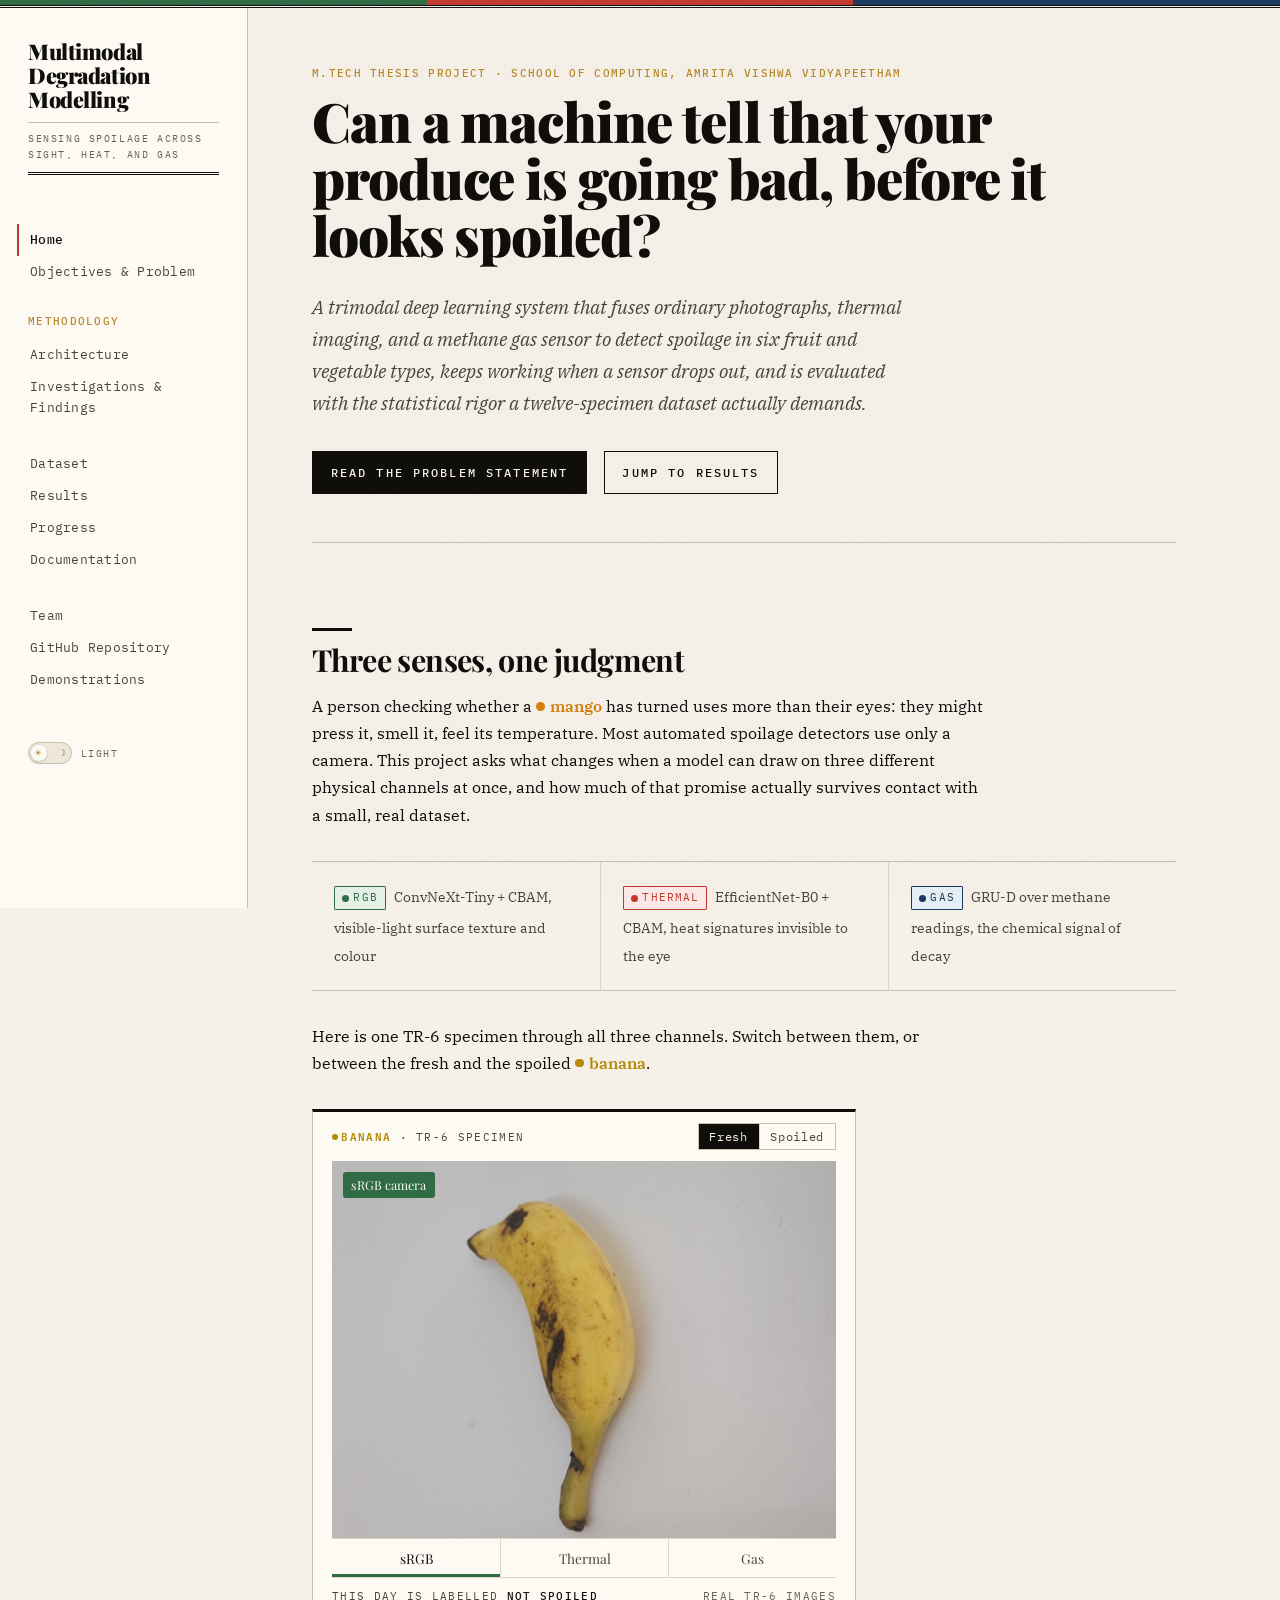
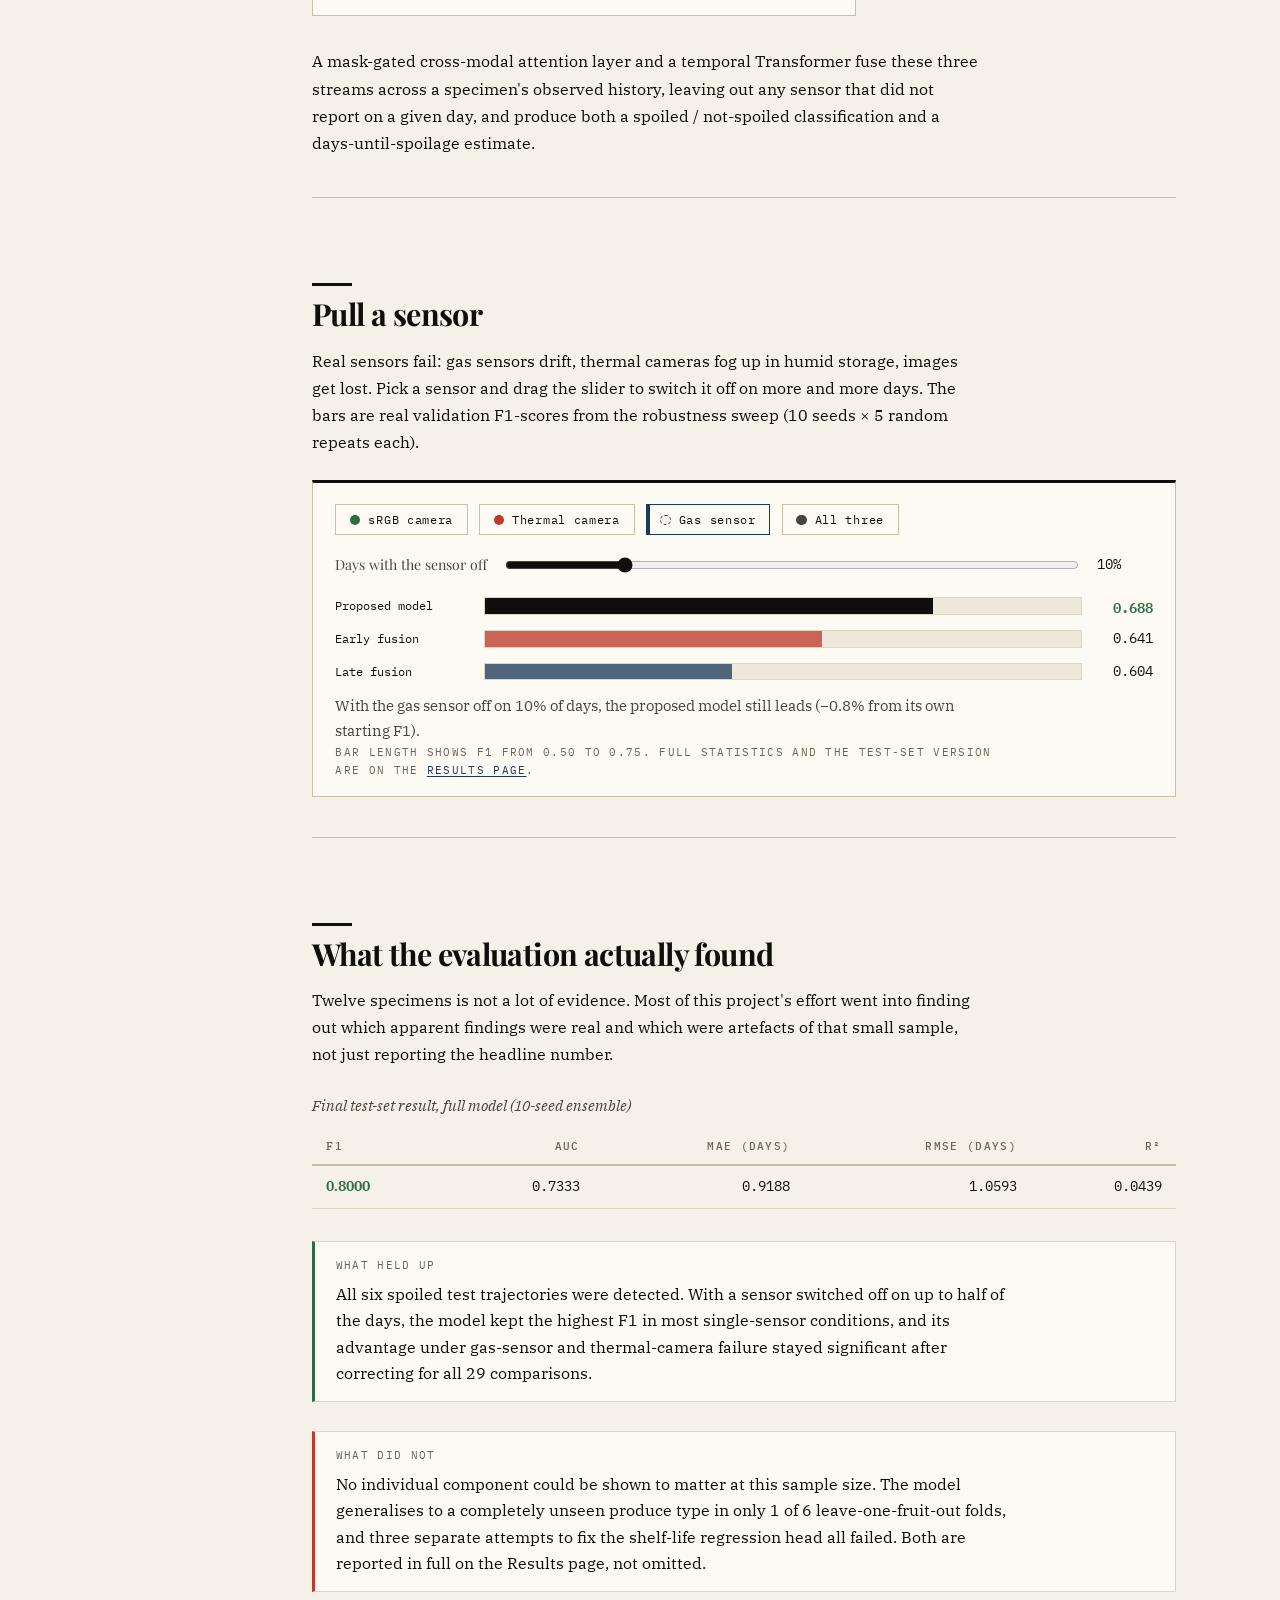
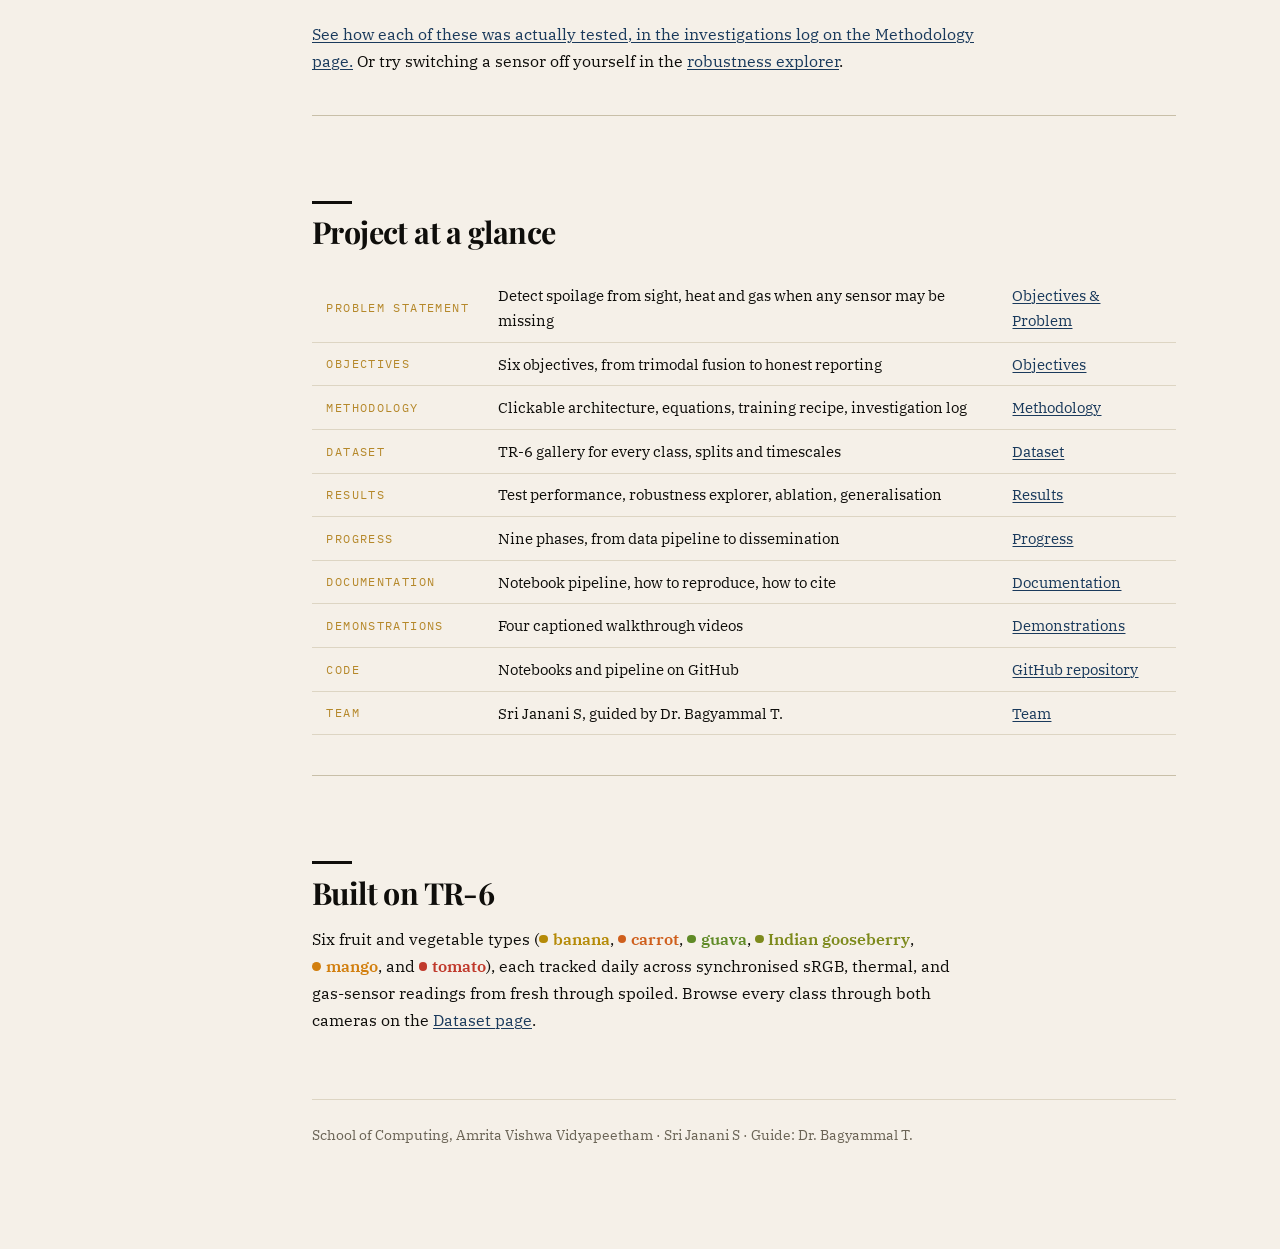
<file: docs/index.html>
<!DOCTYPE html>
<html lang="en">
<head>
<meta charset="UTF-8">
<script>
  (function () {
    var saved = null;
    try { saved = localStorage.getItem('theme'); } catch (e) {}
    var theme = saved || (window.matchMedia && window.matchMedia('(prefers-color-scheme: dark)').matches ? 'dark' : 'light');
    document.documentElement.setAttribute('data-theme', theme);
  })();
</script>
<meta name="viewport" content="width=device-width, initial-scale=1.0">
<title>Multimodal Fruit &amp; Vegetable Degradation Modelling</title>
<meta name="description" content="A trimodal deep learning system that fuses sRGB images, thermal images and methane gas readings to detect spoilage in six fruits and vegetables, and keeps working when a sensor fails.">
<meta property="og:title" content="Multimodal Fruit &amp; Vegetable Degradation Modelling">
<meta property="og:description" content="A trimodal deep learning system that fuses sRGB images, thermal images and methane gas readings to detect spoilage in six fruits and vegetables, and keeps working when a sensor fails.">
<meta property="og:image" content="assets/figures/dataset_samples.jpg">
<link rel="icon" href="data:image/svg+xml,%3Csvg xmlns='http://www.w3.org/2000/svg' viewBox='0 0 30 30'%3E%3Crect width='10' height='30' fill='%233F6B4A'/%3E%3Crect x='10' width='10' height='30' fill='%23C1502E'/%3E%3Crect x='20' width='10' height='30' fill='%233E5C99'/%3E%3C/svg%3E">
<link rel="preconnect" href="https://fonts.googleapis.com">
<link href="https://fonts.googleapis.com/css2?family=Playfair+Display:wght@700;900&family=IBM+Plex+Mono:wght@300;400;500&family=IBM+Plex+Serif:ital,wght@0,400;0,600;1,400&display=swap" rel="stylesheet">
<link rel="stylesheet" href="styles.css">
</head>
<body>

<div class="tri-band"><span class="b-rgb"></span><span class="b-ir"></span><span class="b-gas"></span></div>

<div class="shell">
  <aside class="sidebar">
    <div class="sidebar-head">
      <div>
        <a href="index.html" class="sidebar-brand">Multimodal Degradation Modelling</a>
        <div class="sidebar-tagline">Sensing spoilage across sight, heat, and gas</div>
      </div>
      <button class="menu-toggle" type="button" aria-expanded="false">Menu</button>
    </div>
    <nav aria-label="Site">
      <div class="sidebar-group">
        <a href="index.html" class="nav-link active" aria-current="page">Home</a>
        <a href="objectives.html" class="nav-link">Objectives &amp; Problem</a>
      </div>
      <div class="sidebar-group">
        <div class="sidebar-group-label">Methodology</div>
        <a href="methodology.html" class="nav-link">Architecture</a>
        <a href="methodology.html#investigations" class="nav-link">Investigations &amp; Findings</a>
      </div>
      <div class="sidebar-group">
        <a href="dataset.html" class="nav-link">Dataset</a>
        <a href="results.html" class="nav-link">Results</a>
        <a href="progress.html" class="nav-link">Progress</a>
        <a href="documentation.html" class="nav-link">Documentation</a>
      </div>
      <div class="sidebar-group">
        <a href="team.html" class="nav-link">Team</a>
        <a href="https://github.com/srijanani2073/multimodal-fruit-spoilage-detection" class="nav-link">GitHub Repository</a>
        <a href="documentation.html#demos" class="nav-link">Demonstrations</a>
      </div>
    </nav>
    <button class="theme-toggle" type="button" aria-label="Toggle light and dark mode">
      <span class="toggle-track" aria-hidden="true"><span class="toggle-icon toggle-sun">&#9728;</span><span class="toggle-icon toggle-moon">&#9789;</span><span class="toggle-knob"></span></span>
      <span class="toggle-label" aria-hidden="true"></span>
    </button>
  </aside>

  <main id="main">

    <p class="kicker">M.Tech Thesis Project &middot; School of Computing, Amrita Vishwa Vidyapeetham</p>
    <h1>Can a machine tell that your produce is going bad, before it looks spoiled?</h1>
    <p class="lede">
      A trimodal deep learning system that fuses ordinary photographs, thermal imaging, and a
      methane gas sensor to detect spoilage in six fruit and vegetable types, keeps working when a
      sensor drops out, and is evaluated with the statistical rigor a twelve-specimen dataset
      actually demands.
    </p>

    <div style="margin: 2rem 0 3rem;">
      <a href="objectives.html" class="btn primary">Read the problem statement</a>
      <a href="results.html" class="btn" style="margin-left: 0.8rem;">Jump to results</a>
    </div>

    <hr class="rule">

    <h2>Three senses, one judgment</h2>
    <p>
      A person checking whether a mango has turned uses more than their eyes: they might press
      it, smell it, feel its temperature. Most automated spoilage detectors use only a camera.
      This project asks what changes when a model can draw on three different physical channels
      at once, and how much of that promise actually survives contact with a small, real
      dataset.
    </p>

    <div class="metric-strip">
      <div class="metric">
        <span class="tag rgb"><span class="dot"></span>RGB</span>
        <span class="label">ConvNeXt-Tiny + CBAM, visible-light surface texture and colour</span>
      </div>
      <div class="metric">
        <span class="tag ir"><span class="dot"></span>Thermal</span>
        <span class="label">EfficientNet-B0 + CBAM, heat signatures invisible to the eye</span>
      </div>
      <div class="metric">
        <span class="tag gas"><span class="dot"></span>Gas</span>
        <span class="label">GRU-D over methane readings, the chemical signal of decay</span>
      </div>
    </div>

    <p>
      Here is one TR-6 specimen through all three channels. Switch between them, or between the
      fresh and the spoiled banana.
    </p>

    <div class="specimen" data-mode="rgb">
      <div class="specimen-head">
        <span><b>Banana</b> &middot; TR-6 specimen</span>
        <span class="specimen-state seg" role="group" aria-label="Specimen label">
          <button type="button" data-cls="notspoiled" aria-pressed="true">Fresh</button>
          <button type="button" data-cls="spoiled" aria-pressed="false">Spoiled</button>
        </span>
      </div>
      <div class="specimen-view">
        <img class="layer-rgb" src="assets/dataset/banana_notspoiled_rgb.jpg" alt="Banana photographed with the sRGB camera">
        <img class="layer-ir" src="assets/dataset/banana_notspoiled_ir.jpg" alt="The same banana seen by the thermal camera">
        <span class="chan">sRGB camera</span>
      </div>
      <div class="specimen-gaslist specimen-gas" hidden>
        <div class="row"><span>Methane sensor, six features per day</span><span>ppm</span></div>
        <table class="data" style="margin:0.6rem 0 0.4rem">
          <tbody>
            <tr><td>Mean concentration</td><td>x&#8321;</td></tr>
            <tr><td>Spread within the session</td><td>x&#8322;</td></tr>
            <tr><td>Left sensor / right sensor</td><td>x&#8323;, x&#8324;</td></tr>
            <tr><td>Left&ndash;right asymmetry</td><td>x&#8325;</td></tr>
            <tr><td>Session (morning, afternoon, evening)</td><td>x&#8326;</td></tr>
          </tbody>
        </table>
        <p class="small">Days with no reading are passed to GRU-D with a mask instead of a made-up value.</p>
      </div>
      <div class="specimen-foot" role="group" aria-label="Sensor">
        <button type="button" class="rgb" data-mode="rgb" aria-pressed="true">sRGB</button>
        <button type="button" class="ir" data-mode="ir" aria-pressed="false">Thermal</button>
        <button type="button" class="gas" data-mode="gas" aria-pressed="false">Gas</button>
      </div>
      <div class="specimen-verdict">
        <span>This day is labelled <b class="specimen-label">not spoiled</b></span>
        <span class="muted">real TR-6 images</span>
      </div>
    </div>

    <p>
      A mask-gated cross-modal attention layer and a temporal Transformer fuse these three
      streams across a specimen's observed history, leaving out any sensor that did not report
      on a given day, and produce both a spoiled / not-spoiled classification and a
      days-until-spoilage estimate.
    </p>

    <hr class="rule">

    <h2>Pull a sensor</h2>
    <p>
      Real sensors fail: gas sensors drift, thermal cameras fog up in humid storage, images get
      lost. Pick a sensor and drag the slider to switch it off on more and more days. The bars are
      real validation F1-scores from the robustness sweep (10 seeds &times; 5 random repeats each).
    </p>
    <div class="dropout" id="dropout">
      <div class="sensors" role="group" aria-label="Sensor to switch off">
        <button type="button" class="sensor rgb" data-pattern="rgb"><span class="led"></span>sRGB camera</button>
        <button type="button" class="sensor ir" data-pattern="ir"><span class="led"></span>Thermal camera</button>
        <button type="button" class="sensor gas" data-pattern="gas" aria-pressed="true"><span class="led"></span>Gas sensor</button>
        <button type="button" class="sensor" data-pattern="joint" style="--c: var(--ink-soft)"><span class="led"></span>All three</button>
      </div>
      <label class="dropout-slider" for="dropout-range">Days with the sensor off
        <input id="dropout-range" type="range" min="0" max="50" step="10" value="0">
        <output for="dropout-range">0%</output>
      </label>
      <div class="race">
        <div class="race-row full"><span>Proposed model</span><span class="race-track"><span></span></span><span class="rv">0.693</span></div>
        <div class="race-row early"><span>Early fusion</span><span class="race-track"><span></span></span><span class="rv">0.637</span></div>
        <div class="race-row late"><span>Late fusion</span><span class="race-track"><span></span></span><span class="rv">0.605</span></div>
      </div>
      <p class="race-note">All sensors working. Drag the slider to switch the gas sensor off on more and more days.</p>
      <p class="small muted" style="margin:0">Bar length shows F1 from 0.50 to 0.75. Full statistics and the test-set version are on the <a href="results.html#robustness">Results page</a>.</p>
    </div>

    <hr class="rule">

    <h2>What the evaluation actually found</h2>
    <p>
      Twelve specimens is not a lot of evidence. Most of this project's effort went into finding
      out which apparent findings were real and which were artefacts of that small sample, not
      just reporting the headline number.
    </p>

    <table class="data">
      <caption>Final test-set result, full model (10-seed ensemble)</caption>
      <thead>
        <tr><th>F1</th><th>AUC</th><th>MAE (days)</th><th>RMSE (days)</th><th>R&sup2;</th></tr>
      </thead>
      <tbody>
        <tr><td class="best">0.8000</td><td>0.7333</td><td>0.9188</td><td>1.0593</td><td>0.0439</td></tr>
      </tbody>
    </table>

    <div class="callout finding">
      <div class="callout-label">What held up</div>
      <p>
        All six spoiled test trajectories were detected. With a sensor switched off on up to half
        of the days, the model kept the highest F1 in most single-sensor conditions, and its
        advantage under gas-sensor and thermal-camera failure stayed significant after correcting
        for all 29 comparisons.
      </p>
    </div>

    <div class="callout limitation">
      <div class="callout-label">What did not</div>
      <p>
        No individual component could be shown to matter at this sample size. The model
        generalises to a completely unseen produce type in only 1 of 6 leave-one-fruit-out folds,
        and three separate attempts to fix the shelf-life regression head all failed. Both are
        reported in full on the Results page, not omitted.
      </p>
    </div>

    <p>
      <a href="methodology.html#investigations">See how each of these was actually tested, in the investigations log on the Methodology page.</a>
      Or try switching a sensor off yourself in the <a href="results.html#robustness">robustness explorer</a>.
    </p>

    <hr class="rule">

    <h2>Project at a glance</h2>
    <div class="table-wrap">
      <table class="data glance">
        <tbody>
          <tr><td>Problem statement</td><td class="left">Detect spoilage from sight, heat and gas when any sensor may be missing</td><td class="left"><a href="objectives.html">Objectives &amp; Problem</a></td></tr>
          <tr><td>Objectives</td><td class="left">Six objectives, from trimodal fusion to honest reporting</td><td class="left"><a href="objectives.html#objectives">Objectives</a></td></tr>
          <tr><td>Methodology</td><td class="left">Clickable architecture, equations, training recipe, investigation log</td><td class="left"><a href="methodology.html">Methodology</a></td></tr>
          <tr><td>Dataset</td><td class="left">TR-6 gallery for every class, splits and timescales</td><td class="left"><a href="dataset.html">Dataset</a></td></tr>
          <tr><td>Results</td><td class="left">Test performance, robustness explorer, ablation, generalisation</td><td class="left"><a href="results.html">Results</a></td></tr>
          <tr><td>Progress</td><td class="left">Nine phases, from data pipeline to dissemination</td><td class="left"><a href="progress.html">Progress</a></td></tr>
          <tr><td>Documentation</td><td class="left">Notebook pipeline, how to reproduce, how to cite</td><td class="left"><a href="documentation.html">Documentation</a></td></tr>
          <tr><td>Demonstrations</td><td class="left">Four captioned walkthrough videos</td><td class="left"><a href="documentation.html#demos">Demonstrations</a></td></tr>
          <tr><td>Code</td><td class="left">Notebooks and pipeline on GitHub</td><td class="left"><a href="https://github.com/srijanani2073/multimodal-fruit-spoilage-detection">GitHub repository</a></td></tr>
          <tr><td>Team</td><td class="left">Sri Janani S, guided by Dr. Bagyammal T.</td><td class="left"><a href="team.html">Team</a></td></tr>
        </tbody>
      </table>
    </div>

    <hr class="rule">

    <h2>Built on TR-6</h2>
    <p>
      Six fruit and vegetable types (banana, carrot, guava, Indian gooseberry, mango, and tomato),
      each tracked daily across synchronised sRGB, thermal, and gas-sensor readings from fresh
      through spoiled. Browse every class through both cameras on the
      <a href="dataset.html">Dataset page</a>.
    </p>

    <footer class="page-footer">
      <p>School of Computing, Amrita Vishwa Vidyapeetham &middot; Sri Janani S &middot; Guide: Dr. Bagyammal T.</p>
    </footer>
  </main>
</div>

<script src="theme.js"></script>
<script src="site.js"></script>
</body>
</html>
</file>
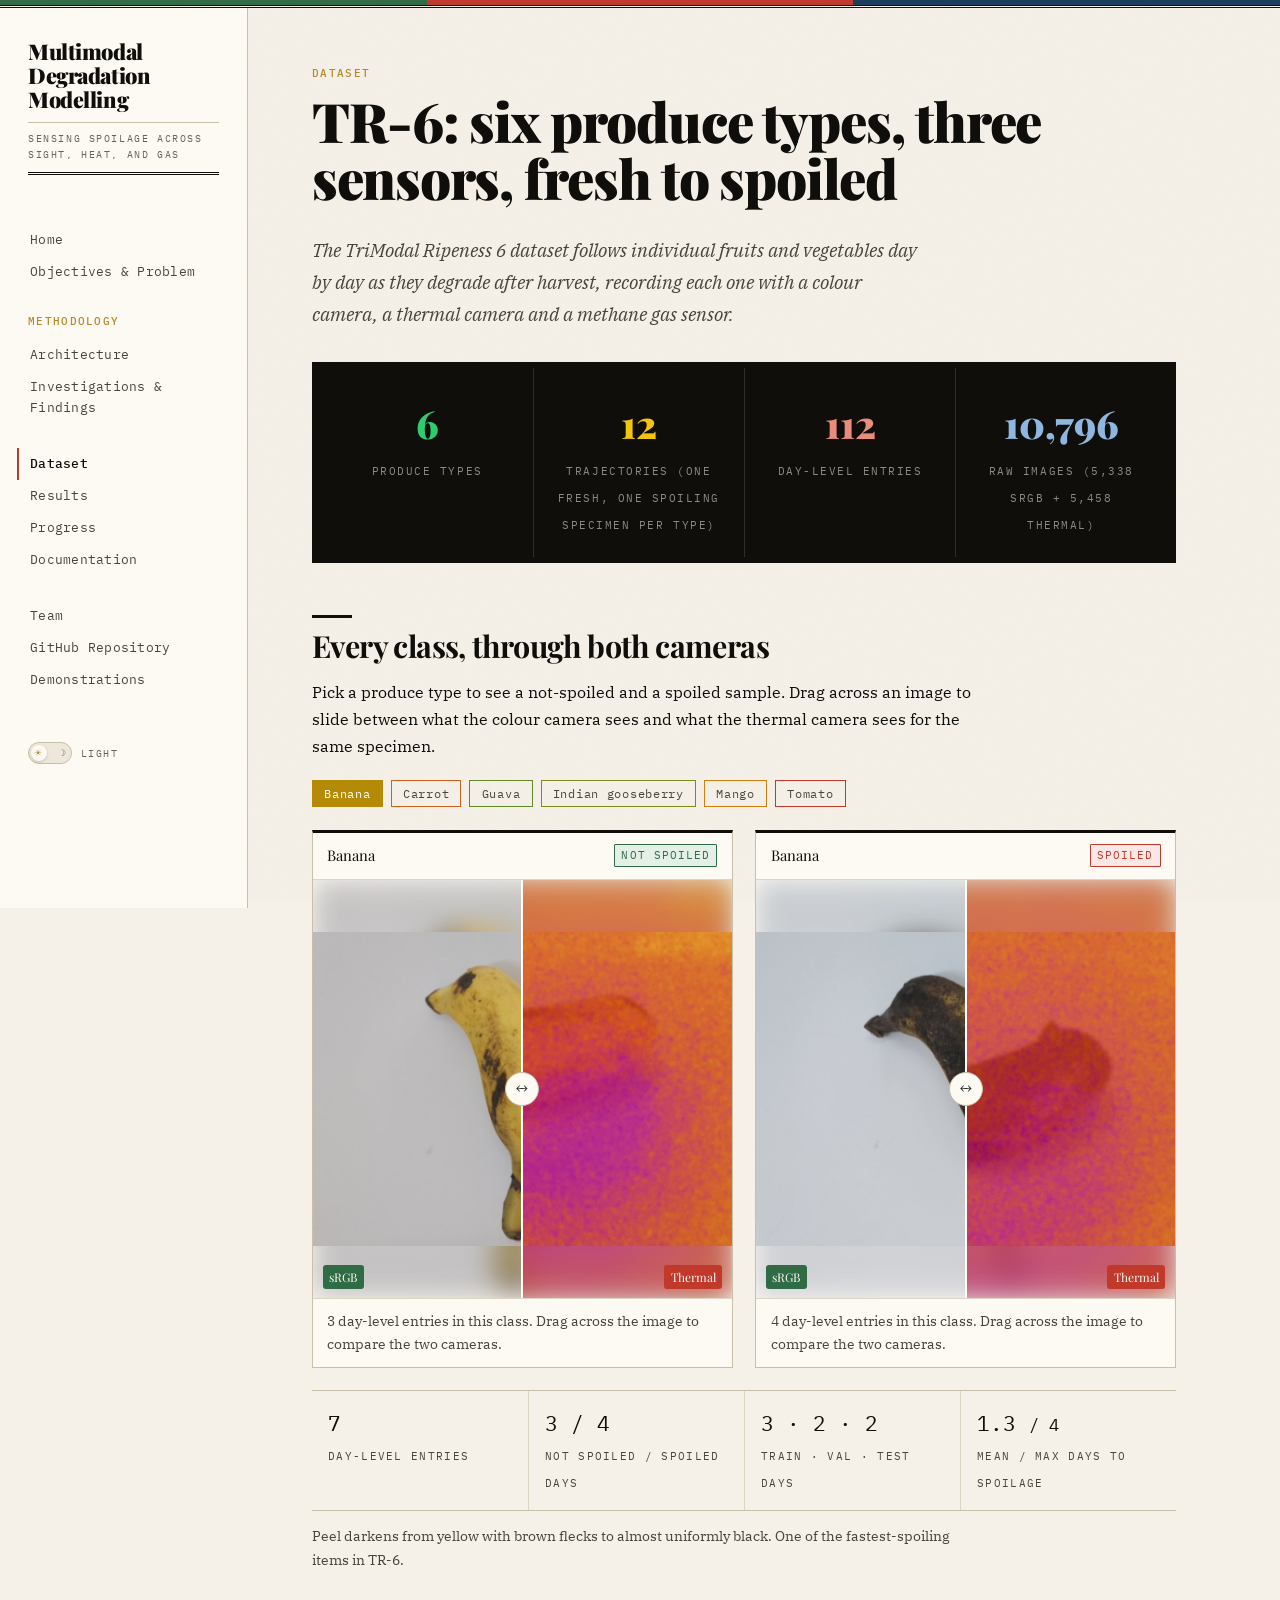
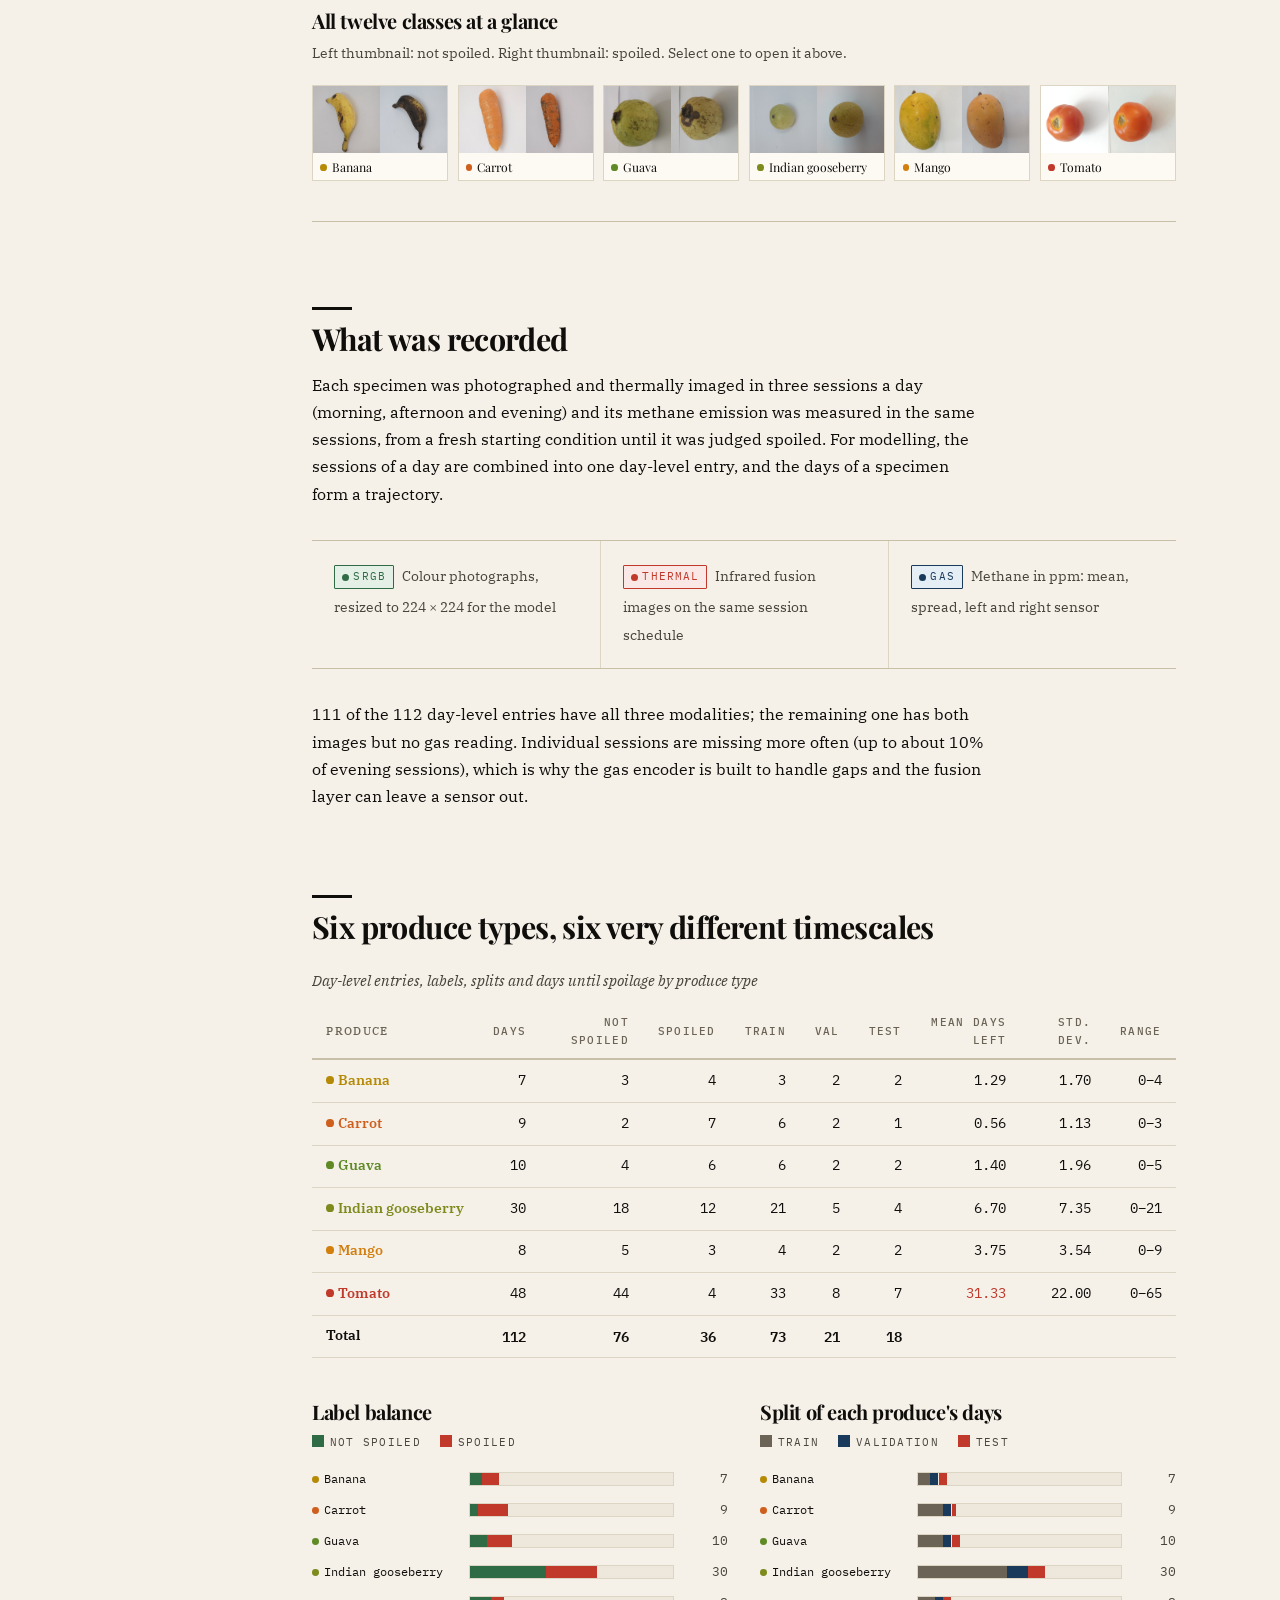
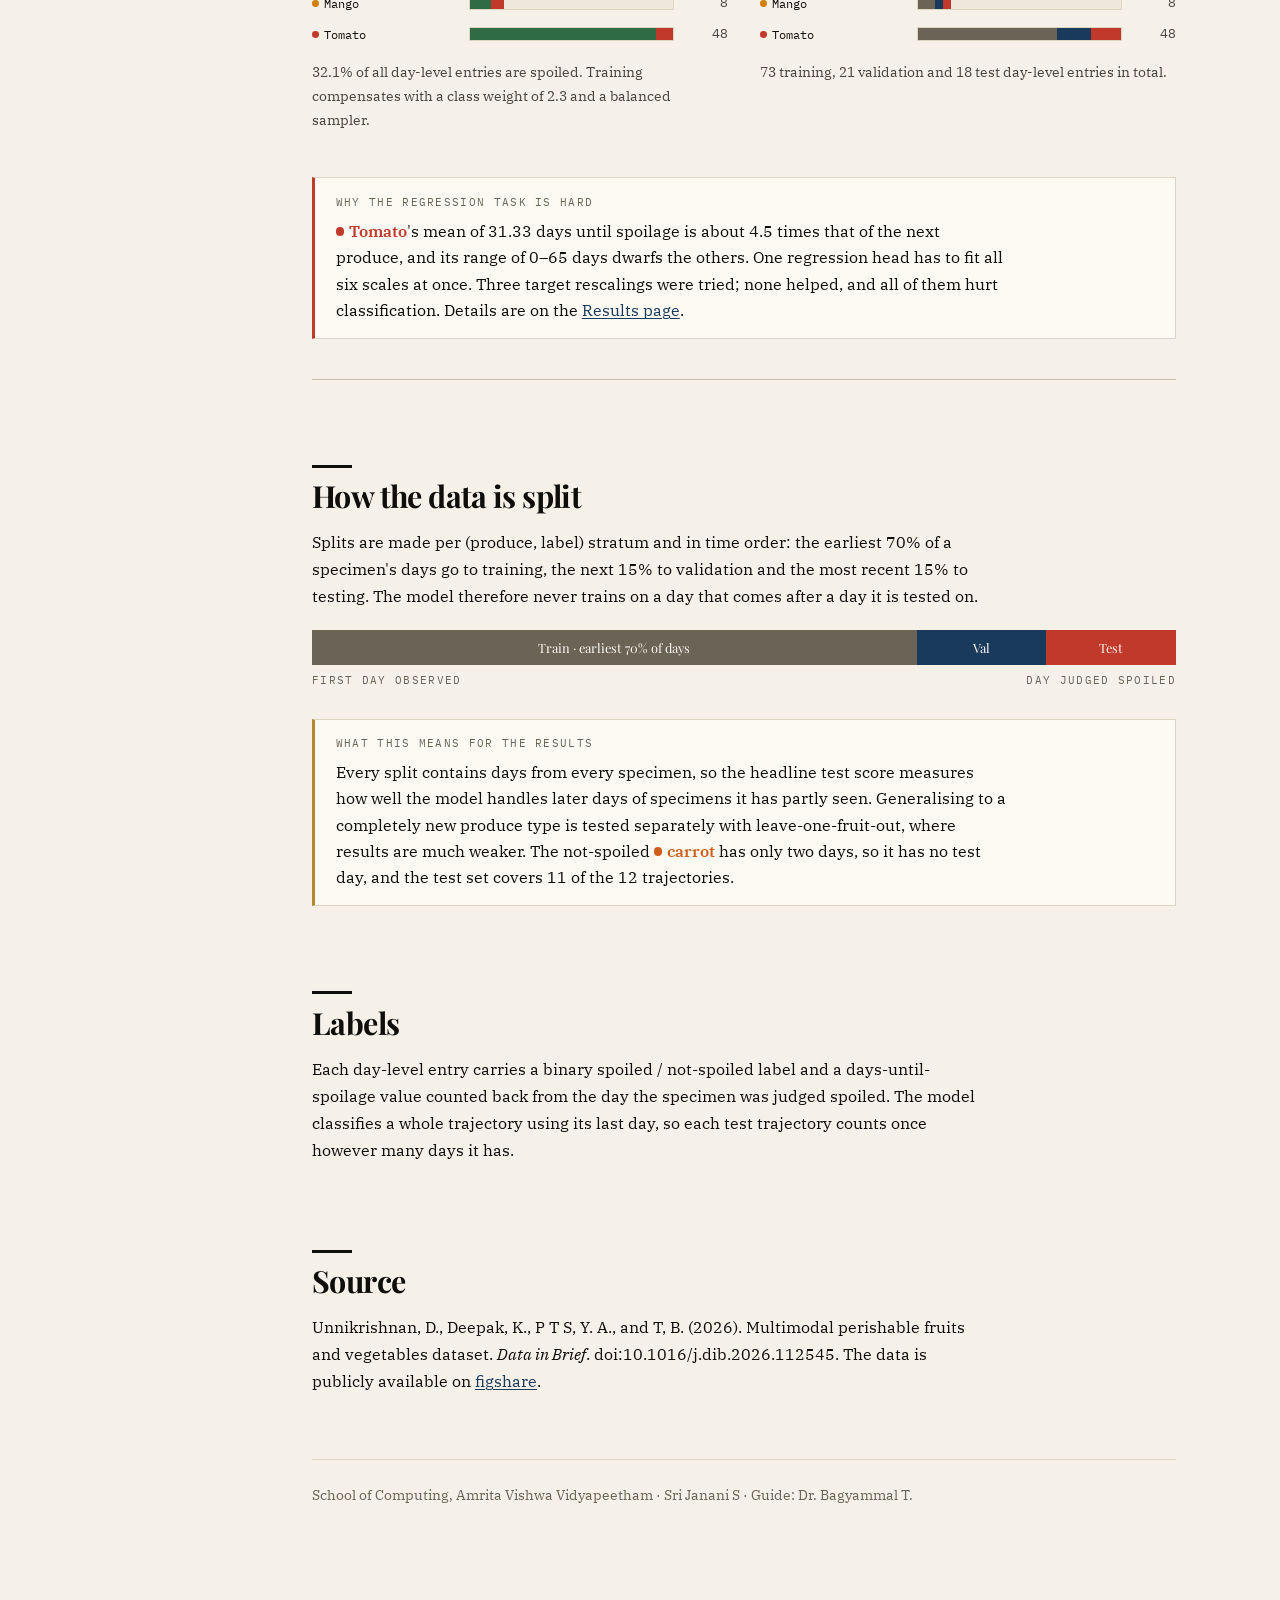
<file: docs/dataset.html>
<!DOCTYPE html>
<html lang="en">
<head>
<meta charset="UTF-8">
<script>
  (function () {
    var saved = null;
    try { saved = localStorage.getItem('theme'); } catch (e) {}
    var theme = saved || (window.matchMedia && window.matchMedia('(prefers-color-scheme: dark)').matches ? 'dark' : 'light');
    document.documentElement.setAttribute('data-theme', theme);
  })();
</script>
<meta name="viewport" content="width=device-width, initial-scale=1.0">
<title>Dataset &middot; Multimodal Fruit &amp; Vegetable Degradation Modelling</title>
<meta name="description" content="The TriModal Ripeness 6 dataset: synchronised sRGB, thermal and methane recordings of six fruits and vegetables from fresh to spoiled.">
<meta property="og:title" content="Dataset &middot; Multimodal Fruit &amp; Vegetable Degradation Modelling">
<meta property="og:description" content="The TriModal Ripeness 6 dataset: synchronised sRGB, thermal and methane recordings of six fruits and vegetables from fresh to spoiled.">
<meta property="og:image" content="assets/figures/dataset_samples.jpg">
<link rel="icon" href="data:image/svg+xml,%3Csvg xmlns='http://www.w3.org/2000/svg' viewBox='0 0 30 30'%3E%3Crect width='10' height='30' fill='%233F6B4A'/%3E%3Crect x='10' width='10' height='30' fill='%23C1502E'/%3E%3Crect x='20' width='10' height='30' fill='%233E5C99'/%3E%3C/svg%3E">
<link rel="preconnect" href="https://fonts.googleapis.com">
<link href="https://fonts.googleapis.com/css2?family=Playfair+Display:wght@700;900&family=IBM+Plex+Mono:wght@300;400;500&family=IBM+Plex+Serif:ital,wght@0,400;0,600;1,400&display=swap" rel="stylesheet">
<link rel="stylesheet" href="styles.css">
</head>
<body>

<div class="tri-band"><span class="b-rgb"></span><span class="b-ir"></span><span class="b-gas"></span></div>

<div class="shell">
  <aside class="sidebar">
    <div class="sidebar-head">
      <div>
        <a href="index.html" class="sidebar-brand">Multimodal Degradation Modelling</a>
        <div class="sidebar-tagline">Sensing spoilage across sight, heat, and gas</div>
      </div>
      <button class="menu-toggle" type="button" aria-expanded="false">Menu</button>
    </div>
    <nav aria-label="Site">
      <div class="sidebar-group">
        <a href="index.html" class="nav-link">Home</a>
        <a href="objectives.html" class="nav-link">Objectives &amp; Problem</a>
      </div>
      <div class="sidebar-group">
        <div class="sidebar-group-label">Methodology</div>
        <a href="methodology.html" class="nav-link">Architecture</a>
        <a href="methodology.html#investigations" class="nav-link">Investigations &amp; Findings</a>
      </div>
      <div class="sidebar-group">
        <a href="dataset.html" class="nav-link active" aria-current="page">Dataset</a>
        <a href="results.html" class="nav-link">Results</a>
        <a href="progress.html" class="nav-link">Progress</a>
        <a href="documentation.html" class="nav-link">Documentation</a>
      </div>
      <div class="sidebar-group">
        <a href="team.html" class="nav-link">Team</a>
        <a href="https://github.com/srijanani2073/multimodal-fruit-spoilage-detection" class="nav-link">GitHub Repository</a>
        <a href="documentation.html#demos" class="nav-link">Demonstrations</a>
      </div>
    </nav>
    <button class="theme-toggle" type="button" aria-label="Toggle light and dark mode">
      <span class="toggle-track" aria-hidden="true"><span class="toggle-icon toggle-sun">&#9728;</span><span class="toggle-icon toggle-moon">&#9789;</span><span class="toggle-knob"></span></span>
      <span class="toggle-label" aria-hidden="true"></span>
    </button>
  </aside>

  <main id="main">

    <p class="kicker">Dataset</p>
    <h1>TR-6: six produce types, three sensors, fresh to spoiled</h1>
    <p class="lede">
      The TriModal Ripeness 6 dataset follows individual fruits and vegetables day by day as they
      degrade after harvest, recording each one with a colour camera, a thermal camera and a
      methane gas sensor.
    </p>

    <div class="metric-strip banner" role="list">
      <div class="metric" role="listitem"><span class="value">6</span><span class="label">Produce types</span></div>
      <div class="metric" role="listitem"><span class="value">12</span><span class="label">Trajectories (one fresh, one spoiling specimen per type)</span></div>
      <div class="metric" role="listitem"><span class="value">112</span><span class="label">Day-level entries</span></div>
      <div class="metric" role="listitem"><span class="value">10,796</span><span class="label">Raw images (5,338 sRGB + 5,458 thermal)</span></div>
    </div>

    <section id="gallery">
      <h2 style="margin-top:1.5em">Every class, through both cameras</h2>
      <p>
        Pick a produce type to see a not-spoiled and a spoiled sample. Drag across an image to slide
        between what the colour camera sees and what the thermal camera sees for the same specimen.
      </p>
      <div class="gallery-tabs" role="group" aria-label="Produce type"></div>
      <div class="class-pair"></div>
      <div class="fruit-facts"></div>
      <p class="fruit-note small" style="margin-top:0.9rem"></p>
    </section>

    <h3>All twelve classes at a glance</h3>
    <p class="small">Left thumbnail: not spoiled. Right thumbnail: spoiled. Select one to open it above.</p>
    <div class="contact">
        <button type="button" data-id="banana" aria-label="Show Banana"><span class="thumbs"><span style="--img:url(assets/dataset/banana_notspoiled_rgb.jpg)"></span><span style="--img:url(assets/dataset/banana_spoiled_rgb.jpg)"></span></span><span class="cn">Banana</span></button>
        <button type="button" data-id="carrot" aria-label="Show Carrot"><span class="thumbs"><span style="--img:url(assets/dataset/carrot_notspoiled_rgb.jpg)"></span><span style="--img:url(assets/dataset/carrot_spoiled_rgb.jpg)"></span></span><span class="cn">Carrot</span></button>
        <button type="button" data-id="guava" aria-label="Show Guava"><span class="thumbs"><span style="--img:url(assets/dataset/guava_notspoiled_rgb.jpg)"></span><span style="--img:url(assets/dataset/guava_spoiled_rgb.jpg)"></span></span><span class="cn">Guava</span></button>
        <button type="button" data-id="indian_gooseberry" aria-label="Show Indian gooseberry"><span class="thumbs"><span style="--img:url(assets/dataset/indian_gooseberry_notspoiled_rgb.jpg)"></span><span style="--img:url(assets/dataset/indian_gooseberry_spoiled_rgb.jpg)"></span></span><span class="cn">Indian gooseberry</span></button>
        <button type="button" data-id="mango" aria-label="Show Mango"><span class="thumbs"><span style="--img:url(assets/dataset/mango_notspoiled_rgb.jpg)"></span><span style="--img:url(assets/dataset/mango_spoiled_rgb.jpg)"></span></span><span class="cn">Mango</span></button>
        <button type="button" data-id="tomato" aria-label="Show Tomato"><span class="thumbs"><span style="--img:url(assets/dataset/tomato_notspoiled_rgb.jpg)"></span><span style="--img:url(assets/dataset/tomato_spoiled_rgb.jpg)"></span></span><span class="cn">Tomato</span></button>
    </div>

    <hr class="rule">

    <h2>What was recorded</h2>
    <p>
      Each specimen was photographed and thermally imaged in three sessions a day (morning,
      afternoon and evening) and its methane emission was measured in the same sessions, from a
      fresh starting condition until it was judged spoiled. For modelling, the sessions of a day
      are combined into one day-level entry, and the days of a specimen form a trajectory.
    </p>
    <div class="metric-strip">
      <div class="metric">
        <span class="tag rgb"><span class="dot"></span>sRGB</span>
        <span class="label">Colour photographs, resized to 224 &times; 224 for the model</span>
      </div>
      <div class="metric">
        <span class="tag ir"><span class="dot"></span>Thermal</span>
        <span class="label">Infrared fusion images on the same session schedule</span>
      </div>
      <div class="metric">
        <span class="tag gas"><span class="dot"></span>Gas</span>
        <span class="label">Methane in ppm: mean, spread, left and right sensor</span>
      </div>
    </div>
    <p>
      111 of the 112 day-level entries have all three modalities; the remaining one has both
      images but no gas reading. Individual sessions are missing more often (up to about 10% of
      evening sessions), which is why the gas encoder is built to handle gaps and the fusion layer
      can leave a sensor out.
    </p>

    <h2>Six produce types, six very different timescales</h2>
    <div class="table-wrap">
      <table class="data">
        <caption>Day-level entries, labels, splits and days until spoilage by produce type</caption>
        <thead>
          <tr><th>Produce</th><th>Days</th><th>Not spoiled</th><th>Spoiled</th><th>Train</th><th>Val</th><th>Test</th><th>Mean days left</th><th>Std. dev.</th><th>Range</th></tr>
        </thead>
        <tbody>
            <tr><td>Banana</td><td>7</td><td>3</td><td>4</td><td>3</td><td>2</td><td>2</td><td>1.29</td><td>1.70</td><td>0&ndash;4</td></tr>
            <tr><td>Carrot</td><td>9</td><td>2</td><td>7</td><td>6</td><td>2</td><td>1</td><td>0.56</td><td>1.13</td><td>0&ndash;3</td></tr>
            <tr><td>Guava</td><td>10</td><td>4</td><td>6</td><td>6</td><td>2</td><td>2</td><td>1.40</td><td>1.96</td><td>0&ndash;5</td></tr>
            <tr><td>Indian gooseberry</td><td>30</td><td>18</td><td>12</td><td>21</td><td>5</td><td>4</td><td>6.70</td><td>7.35</td><td>0&ndash;21</td></tr>
            <tr><td>Mango</td><td>8</td><td>5</td><td>3</td><td>4</td><td>2</td><td>2</td><td>3.75</td><td>3.54</td><td>0&ndash;9</td></tr>
            <tr><td>Tomato</td><td>48</td><td>44</td><td>4</td><td>33</td><td>8</td><td>7</td><td class="worst">31.33</td><td>22.00</td><td>0&ndash;65</td></tr>
            <tr class="total"><td>Total</td><td>112</td><td>76</td><td>36</td><td>73</td><td>21</td><td>18</td><td></td><td></td><td></td></tr>
        </tbody>
      </table>
    </div>

    <div class="two-col">
      <div>
        <h3 style="margin-top:0.5em">Label balance</h3>
        <div class="legend"><span><i class="seg-fresh"></i>Not spoiled</span><span><i class="seg-spoiled"></i>Spoiled</span></div>
        <div class="bars">
        <div class="bar-row"><span class="bn">Banana</span><span class="bar-track"><span class="seg-fresh" style="width:6.25%"></span><span class="seg-spoiled" style="width:8.33%"></span></span><span class="bv">7</span></div>
        <div class="bar-row"><span class="bn">Carrot</span><span class="bar-track"><span class="seg-fresh" style="width:4.17%"></span><span class="seg-spoiled" style="width:14.58%"></span></span><span class="bv">9</span></div>
        <div class="bar-row"><span class="bn">Guava</span><span class="bar-track"><span class="seg-fresh" style="width:8.33%"></span><span class="seg-spoiled" style="width:12.50%"></span></span><span class="bv">10</span></div>
        <div class="bar-row"><span class="bn">Indian gooseberry</span><span class="bar-track"><span class="seg-fresh" style="width:37.50%"></span><span class="seg-spoiled" style="width:25.00%"></span></span><span class="bv">30</span></div>
        <div class="bar-row"><span class="bn">Mango</span><span class="bar-track"><span class="seg-fresh" style="width:10.42%"></span><span class="seg-spoiled" style="width:6.25%"></span></span><span class="bv">8</span></div>
        <div class="bar-row"><span class="bn">Tomato</span><span class="bar-track"><span class="seg-fresh" style="width:91.67%"></span><span class="seg-spoiled" style="width:8.33%"></span></span><span class="bv">48</span></div>
        </div>
        <p class="small">32.1% of all day-level entries are spoiled. Training compensates with a class weight of 2.3 and a balanced sampler.</p>
      </div>
      <div>
        <h3 style="margin-top:0.5em">Split of each produce's days</h3>
        <div class="legend"><span><i class="seg-train"></i>Train</span><span><i class="seg-val"></i>Validation</span><span><i class="seg-test"></i>Test</span></div>
        <div class="bars">
        <div class="bar-row"><span class="bn">Banana</span><span class="bar-track"><span class="seg-train" style="width:6.25%"></span><span class="seg-val" style="width:4.17%"></span><span class="seg-test" style="width:4.17%"></span></span><span class="bv">7</span></div>
        <div class="bar-row"><span class="bn">Carrot</span><span class="bar-track"><span class="seg-train" style="width:12.50%"></span><span class="seg-val" style="width:4.17%"></span><span class="seg-test" style="width:2.08%"></span></span><span class="bv">9</span></div>
        <div class="bar-row"><span class="bn">Guava</span><span class="bar-track"><span class="seg-train" style="width:12.50%"></span><span class="seg-val" style="width:4.17%"></span><span class="seg-test" style="width:4.17%"></span></span><span class="bv">10</span></div>
        <div class="bar-row"><span class="bn">Indian gooseberry</span><span class="bar-track"><span class="seg-train" style="width:43.75%"></span><span class="seg-val" style="width:10.42%"></span><span class="seg-test" style="width:8.33%"></span></span><span class="bv">30</span></div>
        <div class="bar-row"><span class="bn">Mango</span><span class="bar-track"><span class="seg-train" style="width:8.33%"></span><span class="seg-val" style="width:4.17%"></span><span class="seg-test" style="width:4.17%"></span></span><span class="bv">8</span></div>
        <div class="bar-row"><span class="bn">Tomato</span><span class="bar-track"><span class="seg-train" style="width:68.75%"></span><span class="seg-val" style="width:16.67%"></span><span class="seg-test" style="width:14.58%"></span></span><span class="bv">48</span></div>
        </div>
        <p class="small">73 training, 21 validation and 18 test day-level entries in total.</p>
      </div>
    </div>

    <div class="callout limitation">
      <div class="callout-label">Why the regression task is hard</div>
      <p>
        Tomato's mean of 31.33 days until spoilage is about 4.5 times that of the next produce, and
        its range of 0&ndash;65 days dwarfs the others. One regression head has to fit all six scales
        at once. Three target rescalings were tried; none helped, and all of them hurt
        classification. Details are on the <a href="results.html#regression">Results page</a>.
      </p>
    </div>

    <hr class="rule">

    <h2>How the data is split</h2>
    <p>
      Splits are made per (produce, label) stratum and in time order: the earliest 70% of a
      specimen's days go to training, the next 15% to validation and the most recent 15% to
      testing. The model therefore never trains on a day that comes after a day it is tested on.
    </p>
    <div class="chrono" aria-label="Chronological split of one specimen's days">
      <span class="seg-train" style="width:70%">Train &middot; earliest 70% of days</span>
      <span class="seg-val" style="width:15%">Val</span>
      <span class="seg-test" style="width:15%">Test</span>
    </div>
    <div class="chrono-axis"><span>first day observed</span><span>day judged spoiled</span></div>
    <div class="callout note">
      <div class="callout-label">What this means for the results</div>
      <p>
        Every split contains days from every specimen, so the headline test score measures how
        well the model handles later days of specimens it has partly seen. Generalising to a
        completely new produce type is tested separately with leave-one-fruit-out, where results
        are much weaker. The not-spoiled carrot has only two days, so it has no test day, and the
        test set covers 11 of the 12 trajectories.
      </p>
    </div>

    <h2>Labels</h2>
    <p>
      Each day-level entry carries a binary spoiled / not-spoiled label and a days-until-spoilage
      value counted back from the day the specimen was judged spoiled. The model classifies a whole
      trajectory using its last day, so each test trajectory counts once however many days it has.
    </p>

    <h2>Source</h2>
    <p>
      Unnikrishnan, D., Deepak, K., P T S, Y. A., and T, B. (2026). Multimodal perishable fruits
      and vegetables dataset. <em>Data in Brief</em>. doi:10.1016/j.dib.2026.112545.
      The data is publicly available on
      <a href="https://doi.org/10.6084/m9.figshare.30783827">figshare</a>.
    </p>

    <footer class="page-footer">
      <p>School of Computing, Amrita Vishwa Vidyapeetham &middot; Sri Janani S &middot; Guide: Dr. Bagyammal T.</p>
    </footer>
  </main>
</div>

<script src="theme.js"></script>
<script src="site.js"></script>
</body>
</html>
</file>
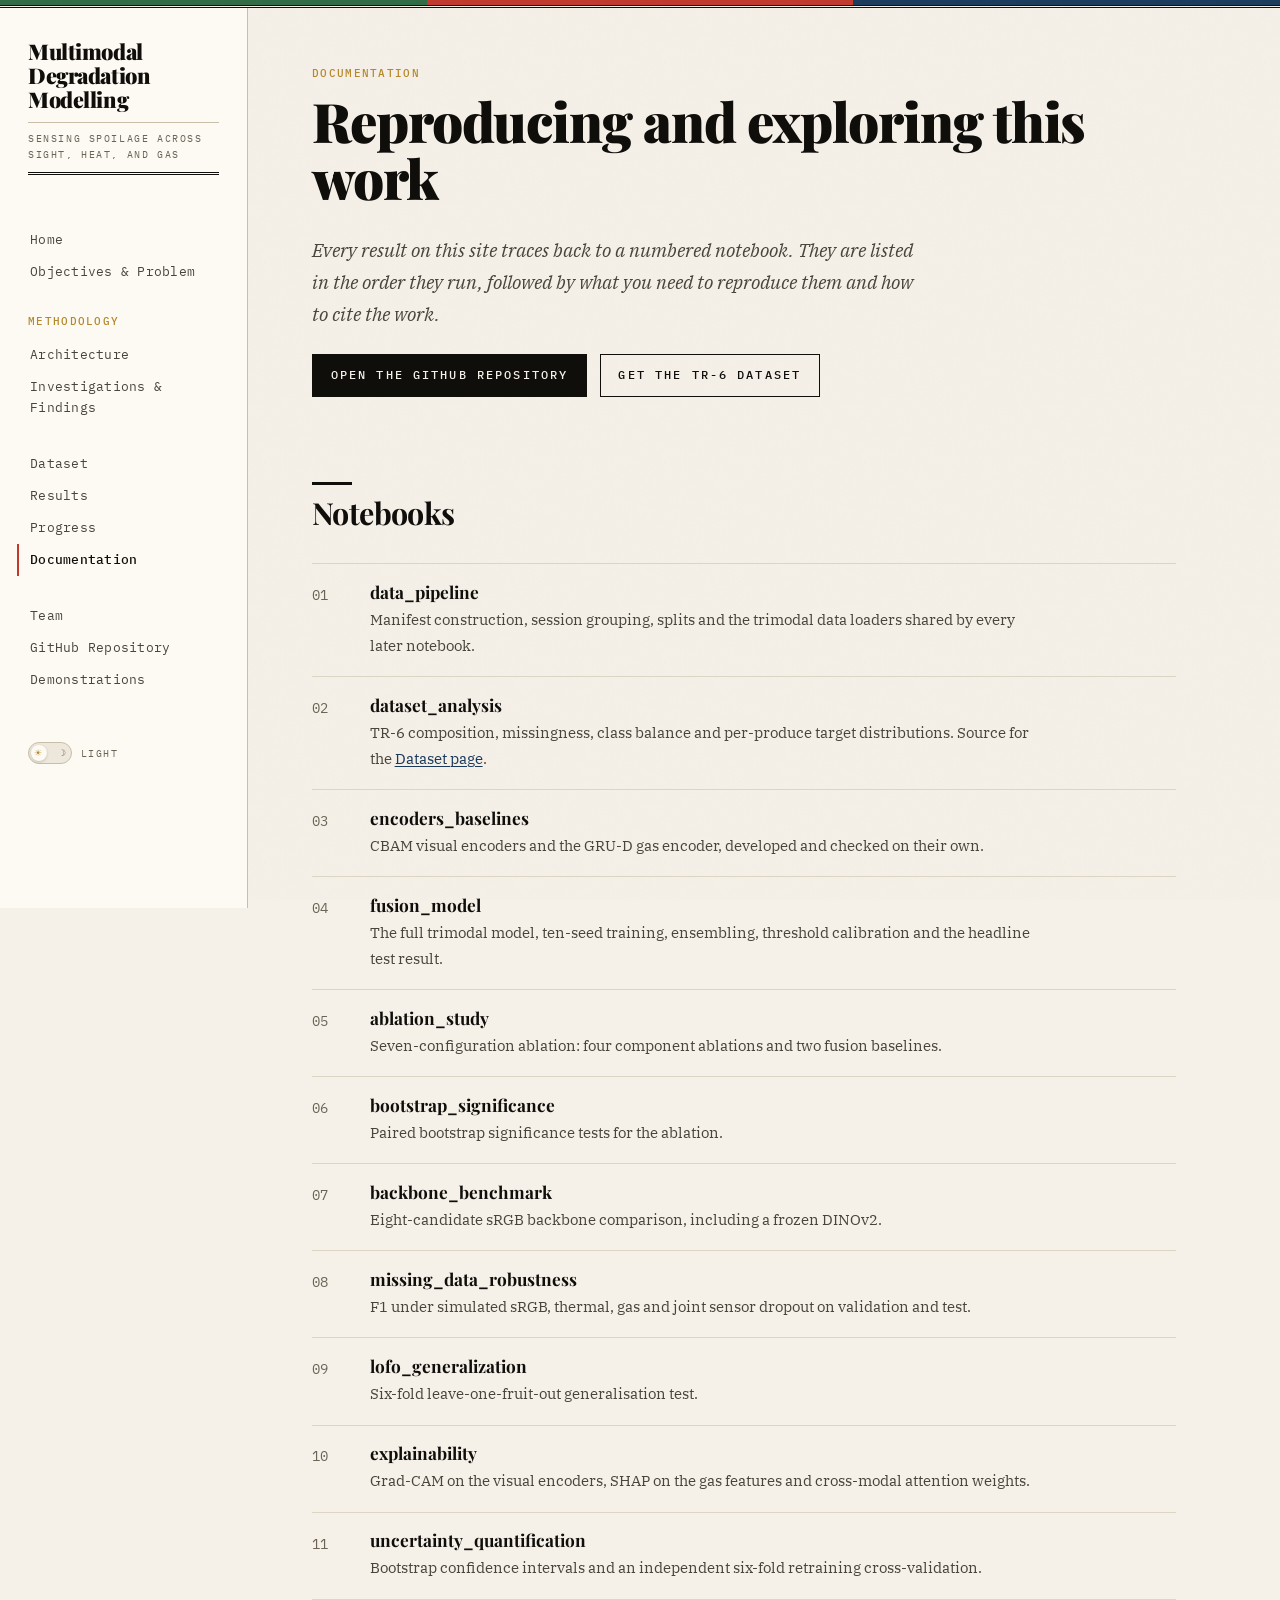
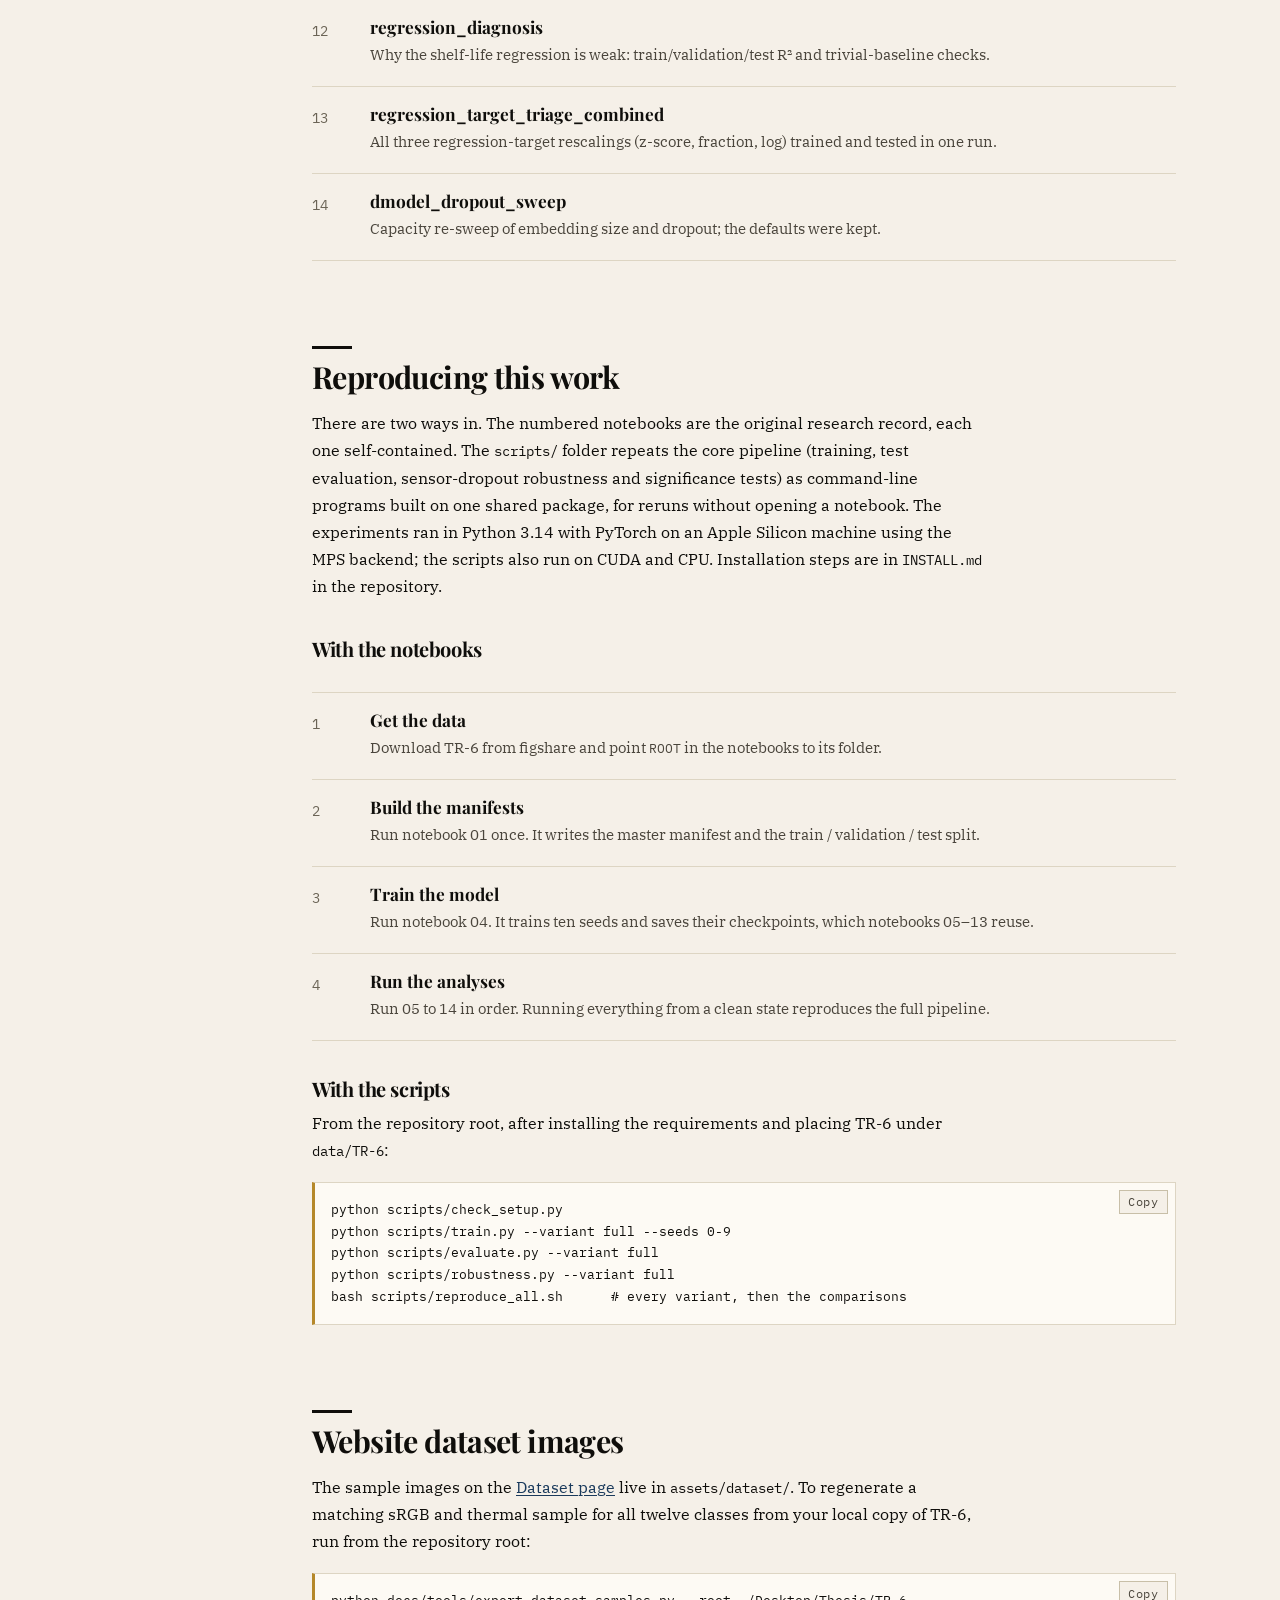
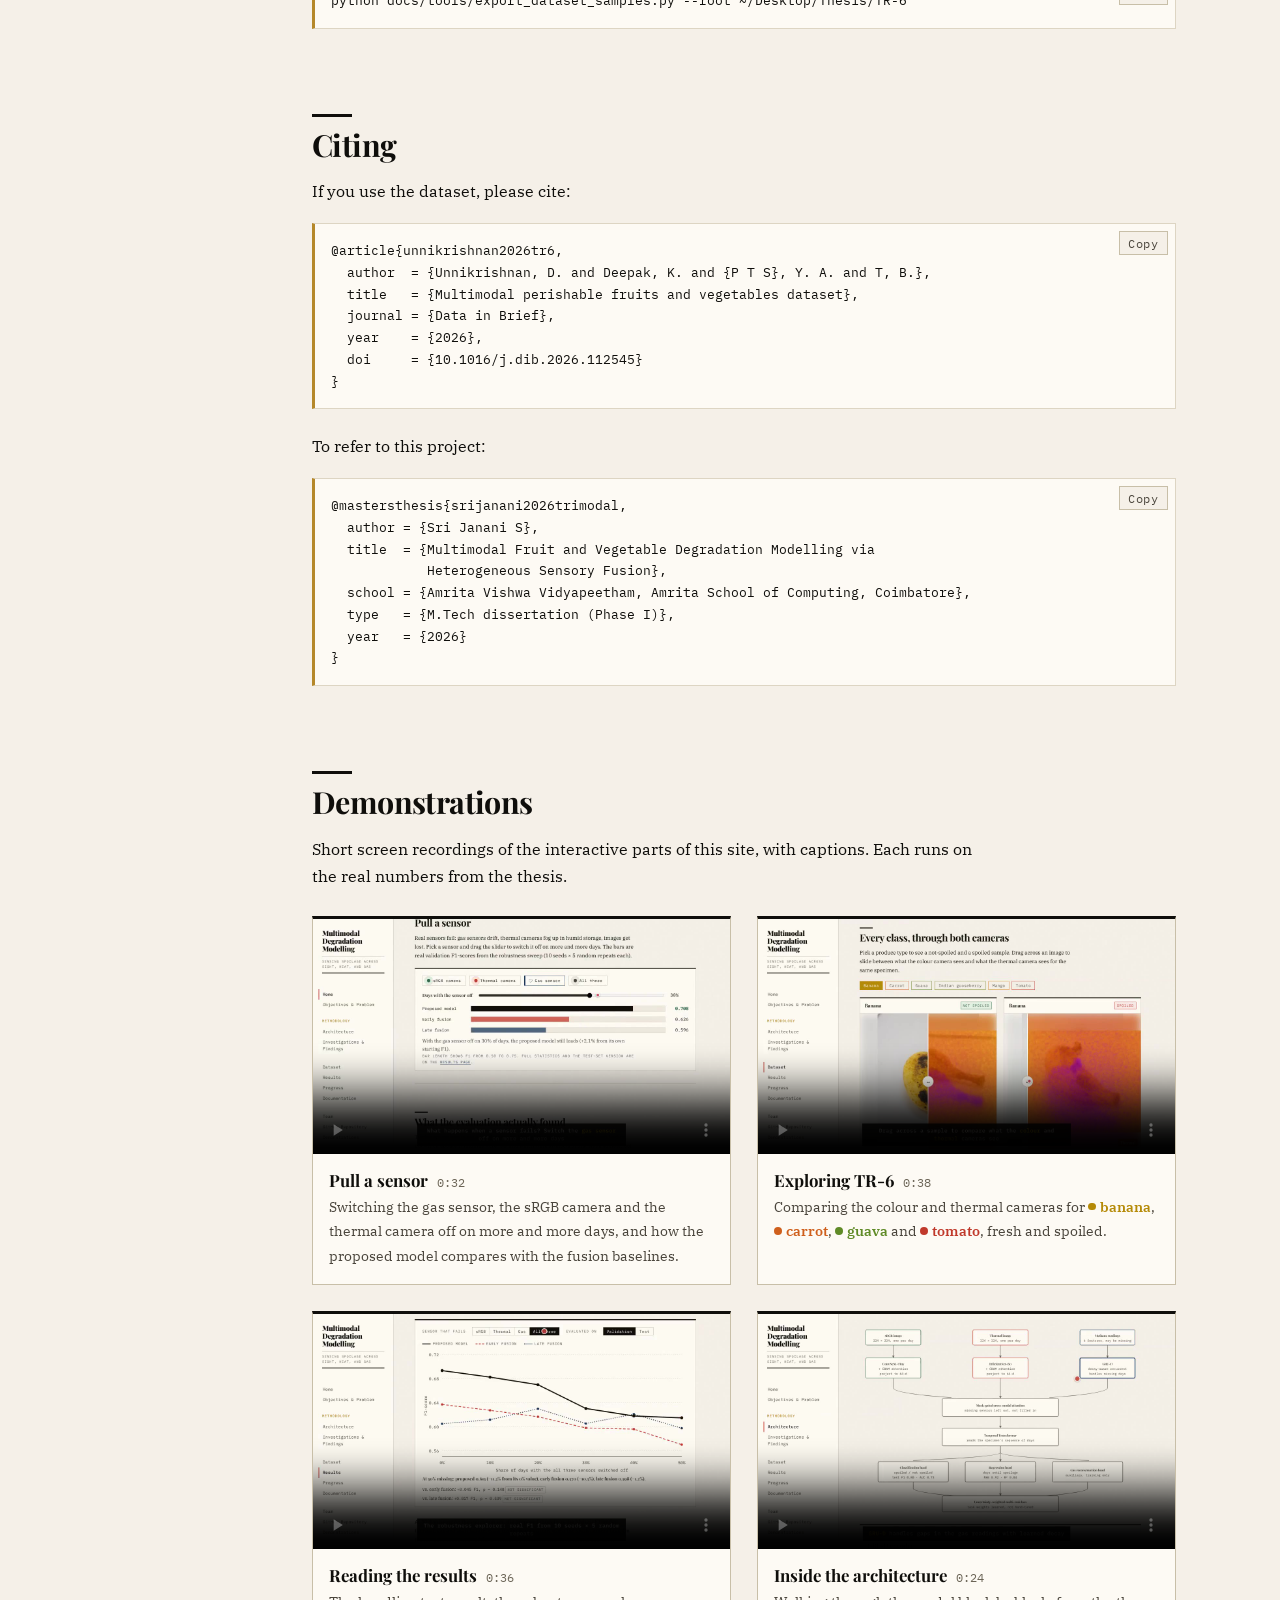
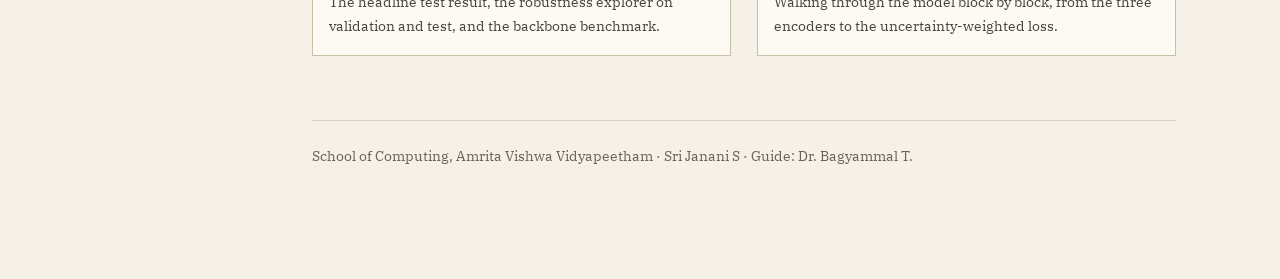
<file: docs/documentation.html>
<!DOCTYPE html>
<html lang="en">
<head>
<meta charset="UTF-8">
<script>
  (function () {
    var saved = null;
    try { saved = localStorage.getItem('theme'); } catch (e) {}
    var theme = saved || (window.matchMedia && window.matchMedia('(prefers-color-scheme: dark)').matches ? 'dark' : 'light');
    document.documentElement.setAttribute('data-theme', theme);
  })();
</script>
<meta name="viewport" content="width=device-width, initial-scale=1.0">
<title>Documentation &middot; Multimodal Fruit &amp; Vegetable Degradation Modelling</title>
<meta name="description" content="The notebook pipeline behind every result, how to reproduce it, and how to cite the work.">
<meta property="og:title" content="Documentation &middot; Multimodal Fruit &amp; Vegetable Degradation Modelling">
<meta property="og:description" content="The notebook pipeline behind every result, how to reproduce it, and how to cite the work.">
<meta property="og:image" content="assets/figures/dataset_samples.jpg">
<link rel="icon" href="data:image/svg+xml,%3Csvg xmlns='http://www.w3.org/2000/svg' viewBox='0 0 30 30'%3E%3Crect width='10' height='30' fill='%233F6B4A'/%3E%3Crect x='10' width='10' height='30' fill='%23C1502E'/%3E%3Crect x='20' width='10' height='30' fill='%233E5C99'/%3E%3C/svg%3E">
<link rel="preconnect" href="https://fonts.googleapis.com">
<link href="https://fonts.googleapis.com/css2?family=Playfair+Display:wght@700;900&family=IBM+Plex+Mono:wght@300;400;500&family=IBM+Plex+Serif:ital,wght@0,400;0,600;1,400&display=swap" rel="stylesheet">
<link rel="stylesheet" href="styles.css">
</head>
<body>

<div class="tri-band"><span class="b-rgb"></span><span class="b-ir"></span><span class="b-gas"></span></div>

<div class="shell">
  <aside class="sidebar">
    <div class="sidebar-head">
      <div>
        <a href="index.html" class="sidebar-brand">Multimodal Degradation Modelling</a>
        <div class="sidebar-tagline">Sensing spoilage across sight, heat, and gas</div>
      </div>
      <button class="menu-toggle" type="button" aria-expanded="false">Menu</button>
    </div>
    <nav aria-label="Site">
      <div class="sidebar-group">
        <a href="index.html" class="nav-link">Home</a>
        <a href="objectives.html" class="nav-link">Objectives &amp; Problem</a>
      </div>
      <div class="sidebar-group">
        <div class="sidebar-group-label">Methodology</div>
        <a href="methodology.html" class="nav-link">Architecture</a>
        <a href="methodology.html#investigations" class="nav-link">Investigations &amp; Findings</a>
      </div>
      <div class="sidebar-group">
        <a href="dataset.html" class="nav-link">Dataset</a>
        <a href="results.html" class="nav-link">Results</a>
        <a href="progress.html" class="nav-link">Progress</a>
        <a href="documentation.html" class="nav-link active" aria-current="page">Documentation</a>
      </div>
      <div class="sidebar-group">
        <a href="team.html" class="nav-link">Team</a>
        <a href="https://github.com/srijanani2073/multimodal-fruit-spoilage-detection" class="nav-link">GitHub Repository</a>
        <a href="documentation.html#demos" class="nav-link">Demonstrations</a>
      </div>
    </nav>
    <button class="theme-toggle" type="button" aria-label="Toggle light and dark mode">
      <span class="toggle-track" aria-hidden="true"><span class="toggle-icon toggle-sun">&#9728;</span><span class="toggle-icon toggle-moon">&#9789;</span><span class="toggle-knob"></span></span>
      <span class="toggle-label" aria-hidden="true"></span>
    </button>
  </aside>

  <main id="main">

    <p class="kicker">Documentation</p>
    <h1>Reproducing and exploring this work</h1>
    <p class="lede">
      Every result on this site traces back to a numbered notebook. They are listed in the order
      they run, followed by what you need to reproduce them and how to cite the work.
    </p>
    <div class="btn-row" style="margin:1.5rem 0 0">
      <a href="https://github.com/srijanani2073/multimodal-fruit-spoilage-detection" class="btn primary">Open the GitHub repository</a>
      <a href="https://doi.org/10.6084/m9.figshare.30783827" class="btn">Get the TR-6 dataset</a>
    </div>

    <h2>Notebooks</h2>
    <ol class="sequence">
      <li><span class="num">01</span><div><h4>data_pipeline</h4><p>Manifest construction, session grouping, splits and the trimodal data loaders shared by every later notebook.</p></div></li>
      <li><span class="num">02</span><div><h4>dataset_analysis</h4><p>TR-6 composition, missingness, class balance and per-produce target distributions. Source for the <a href="dataset.html">Dataset page</a>.</p></div></li>
      <li><span class="num">03</span><div><h4>encoders_baselines</h4><p>CBAM visual encoders and the GRU-D gas encoder, developed and checked on their own.</p></div></li>
      <li><span class="num">04</span><div><h4>fusion_model</h4><p>The full trimodal model, ten-seed training, ensembling, threshold calibration and the headline test result.</p></div></li>
      <li><span class="num">05</span><div><h4>ablation_study</h4><p>Seven-configuration ablation: four component ablations and two fusion baselines.</p></div></li>
      <li><span class="num">06</span><div><h4>bootstrap_significance</h4><p>Paired bootstrap significance tests for the ablation.</p></div></li>
      <li><span class="num">07</span><div><h4>backbone_benchmark</h4><p>Eight-candidate sRGB backbone comparison, including a frozen DINOv2.</p></div></li>
      <li><span class="num">08</span><div><h4>missing_data_robustness</h4><p>F1 under simulated sRGB, thermal, gas and joint sensor dropout on validation and test.</p></div></li>
      <li><span class="num">09</span><div><h4>lofo_generalization</h4><p>Six-fold leave-one-fruit-out generalisation test.</p></div></li>
      <li><span class="num">10</span><div><h4>explainability</h4><p>Grad-CAM on the visual encoders, SHAP on the gas features and cross-modal attention weights.</p></div></li>
      <li><span class="num">11</span><div><h4>uncertainty_quantification</h4><p>Bootstrap confidence intervals and an independent six-fold retraining cross-validation.</p></div></li>
      <li><span class="num">12</span><div><h4>regression_diagnosis</h4><p>Why the shelf-life regression is weak: train/validation/test R&sup2; and trivial-baseline checks.</p></div></li>
      <li><span class="num">13</span><div><h4>regression_target_triage_combined</h4><p>All three regression-target rescalings (z-score, fraction, log) trained and tested in one run.</p></div></li>
      <li><span class="num">14</span><div><h4>dmodel_dropout_sweep</h4><p>Capacity re-sweep of embedding size and dropout; the defaults were kept.</p></div></li>
    </ol>

    <h2>Reproducing this work</h2>
    <p>
      There are two ways in. The numbered notebooks are the original research record, each one
      self-contained. The <code>scripts/</code> folder repeats the core pipeline (training, test
      evaluation, sensor-dropout robustness and significance tests) as command-line programs built
      on one shared package, for reruns without opening a notebook. The experiments ran in Python
      3.14 with PyTorch on an Apple Silicon machine using the MPS backend; the scripts also run on
      CUDA and CPU. Installation steps are in <code>INSTALL.md</code> in the repository.
    </p>
    <h3>With the notebooks</h3>
    <ol class="sequence">
      <li><span class="num">1</span><div><h4>Get the data</h4><p>Download TR-6 from figshare and point <code>ROOT</code> in the notebooks to its folder.</p></div></li>
      <li><span class="num">2</span><div><h4>Build the manifests</h4><p>Run notebook 01 once. It writes the master manifest and the train / validation / test split.</p></div></li>
      <li><span class="num">3</span><div><h4>Train the model</h4><p>Run notebook 04. It trains ten seeds and saves their checkpoints, which notebooks 05&ndash;13 reuse.</p></div></li>
      <li><span class="num">4</span><div><h4>Run the analyses</h4><p>Run 05 to 14 in order. Running everything from a clean state reproduces the full pipeline.</p></div></li>
    </ol>

    <h3>With the scripts</h3>
    <p>From the repository root, after installing the requirements and placing TR-6 under <code>data/TR-6</code>:</p>
    <div class="cite"><pre id="cmd-scripts">python scripts/check_setup.py
python scripts/train.py --variant full --seeds 0-9
python scripts/evaluate.py --variant full
python scripts/robustness.py --variant full
bash scripts/reproduce_all.sh      # every variant, then the comparisons</pre><button class="copy-btn" type="button" data-copy="cmd-scripts">Copy</button></div>

    <h2>Website dataset images</h2>
    <p>
      The sample images on the <a href="dataset.html">Dataset page</a> live in
      <code>assets/dataset/</code>. To regenerate a matching sRGB and thermal sample for all twelve
      classes from your local copy of TR-6, run from the repository root:
    </p>
    <div class="cite"><pre id="cmd-export">python docs/tools/export_dataset_samples.py --root ~/Desktop/Thesis/TR-6</pre><button class="copy-btn" type="button" data-copy="cmd-export">Copy</button></div>

    <h2>Citing</h2>
    <p>If you use the dataset, please cite:</p>
    <div class="cite"><pre id="bib-dataset">@article{unnikrishnan2026tr6,
  author  = {Unnikrishnan, D. and Deepak, K. and {P T S}, Y. A. and T, B.},
  title   = {Multimodal perishable fruits and vegetables dataset},
  journal = {Data in Brief},
  year    = {2026},
  doi     = {10.1016/j.dib.2026.112545}
}</pre><button class="copy-btn" type="button" data-copy="bib-dataset">Copy</button></div>
    <p>To refer to this project:</p>
    <div class="cite"><pre id="bib-thesis">@mastersthesis{srijanani2026trimodal,
  author = {Sri Janani S},
  title  = {Multimodal Fruit and Vegetable Degradation Modelling via
            Heterogeneous Sensory Fusion},
  school = {Amrita Vishwa Vidyapeetham, Amrita School of Computing, Coimbatore},
  type   = {M.Tech dissertation (Phase I)},
  year   = {2026}
}</pre><button class="copy-btn" type="button" data-copy="bib-thesis">Copy</button></div>

    <h2 id="demos">Demonstrations</h2>
    <p>
      Short screen recordings of the interactive parts of this site, with captions. Each runs on
      the real numbers from the thesis.
    </p>
    <div class="demos">
      <figure class="demo">
        <video controls preload="metadata" playsinline poster="assets/video/demo-sensor.jpg">
          <source src="assets/video/demo-sensor.mp4" type="video/mp4">
        </video>
        <figcaption><b>Pull a sensor</b> <span class="muted">0:32</span><br>Switching the gas sensor, the sRGB camera and the thermal camera off on more and more days, and how the proposed model compares with the fusion baselines.</figcaption>
      </figure>
      <figure class="demo">
        <video controls preload="metadata" playsinline poster="assets/video/demo-dataset.jpg">
          <source src="assets/video/demo-dataset.mp4" type="video/mp4">
        </video>
        <figcaption><b>Exploring TR-6</b> <span class="muted">0:38</span><br>Comparing the colour and thermal cameras for banana, carrot, guava and tomato, fresh and spoiled.</figcaption>
      </figure>
      <figure class="demo">
        <video controls preload="metadata" playsinline poster="assets/video/demo-results.jpg">
          <source src="assets/video/demo-results.mp4" type="video/mp4">
        </video>
        <figcaption><b>Reading the results</b> <span class="muted">0:36</span><br>The headline test result, the robustness explorer on validation and test, and the backbone benchmark.</figcaption>
      </figure>
      <figure class="demo">
        <video controls preload="metadata" playsinline poster="assets/video/demo-architecture.jpg">
          <source src="assets/video/demo-architecture.mp4" type="video/mp4">
        </video>
        <figcaption><b>Inside the architecture</b> <span class="muted">0:24</span><br>Walking through the model block by block, from the three encoders to the uncertainty-weighted loss.</figcaption>
      </figure>
    </div>

    <footer class="page-footer">
      <p>School of Computing, Amrita Vishwa Vidyapeetham &middot; Sri Janani S &middot; Guide: Dr. Bagyammal T.</p>
    </footer>
  </main>
</div>

<script src="theme.js"></script>
<script src="site.js"></script>
</body>
</html>
</file>
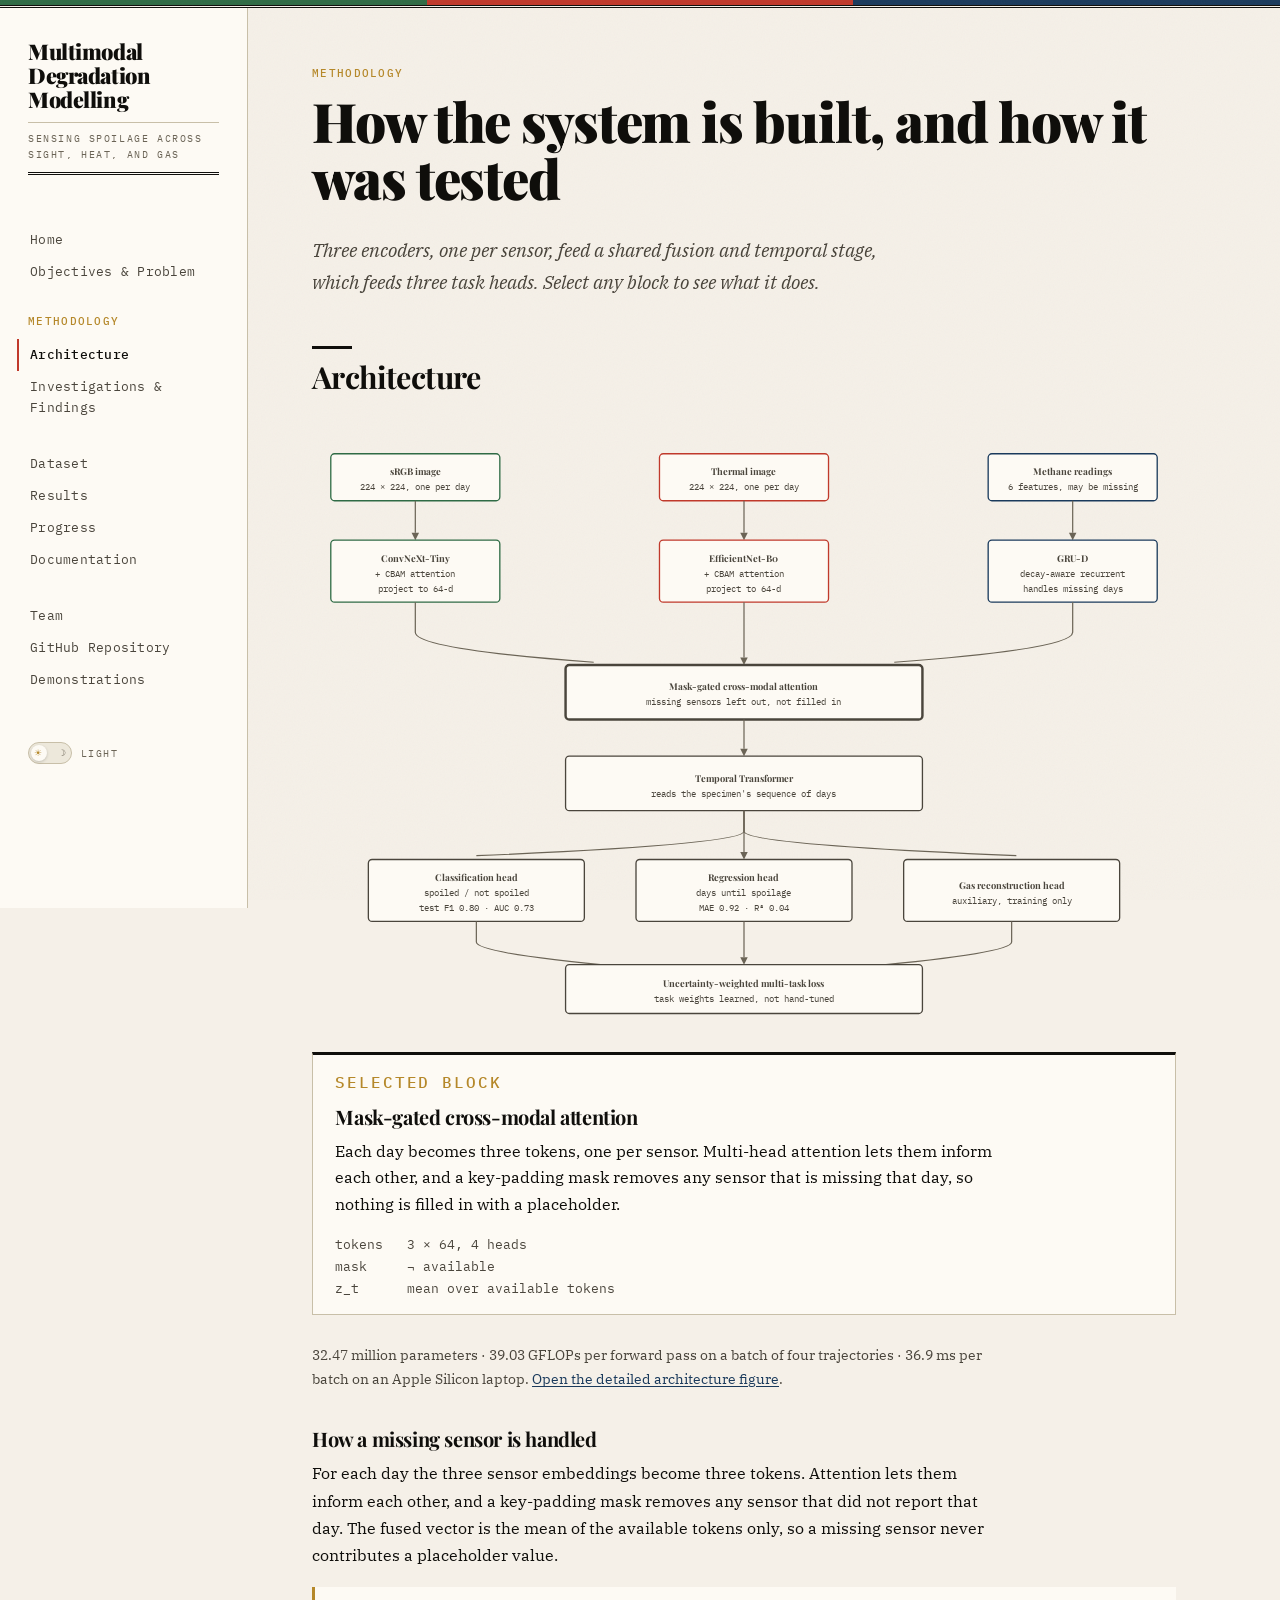
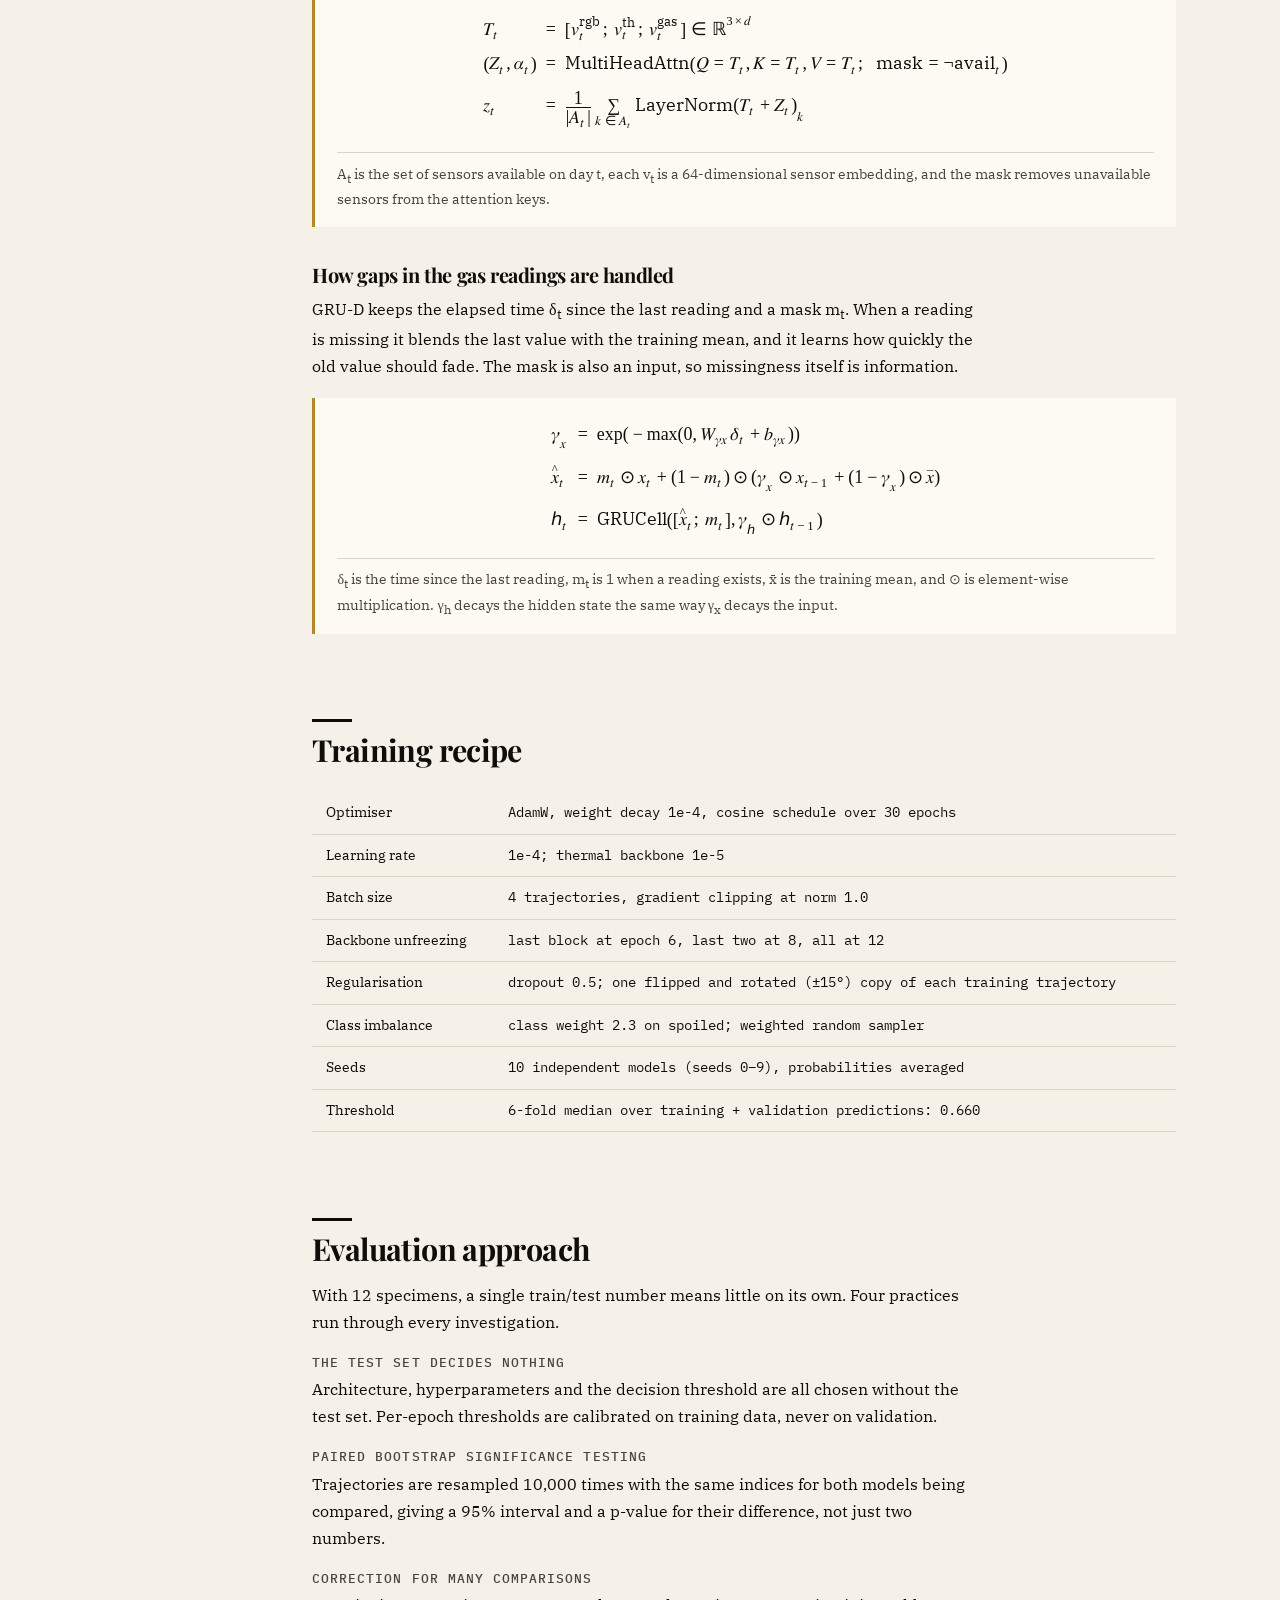
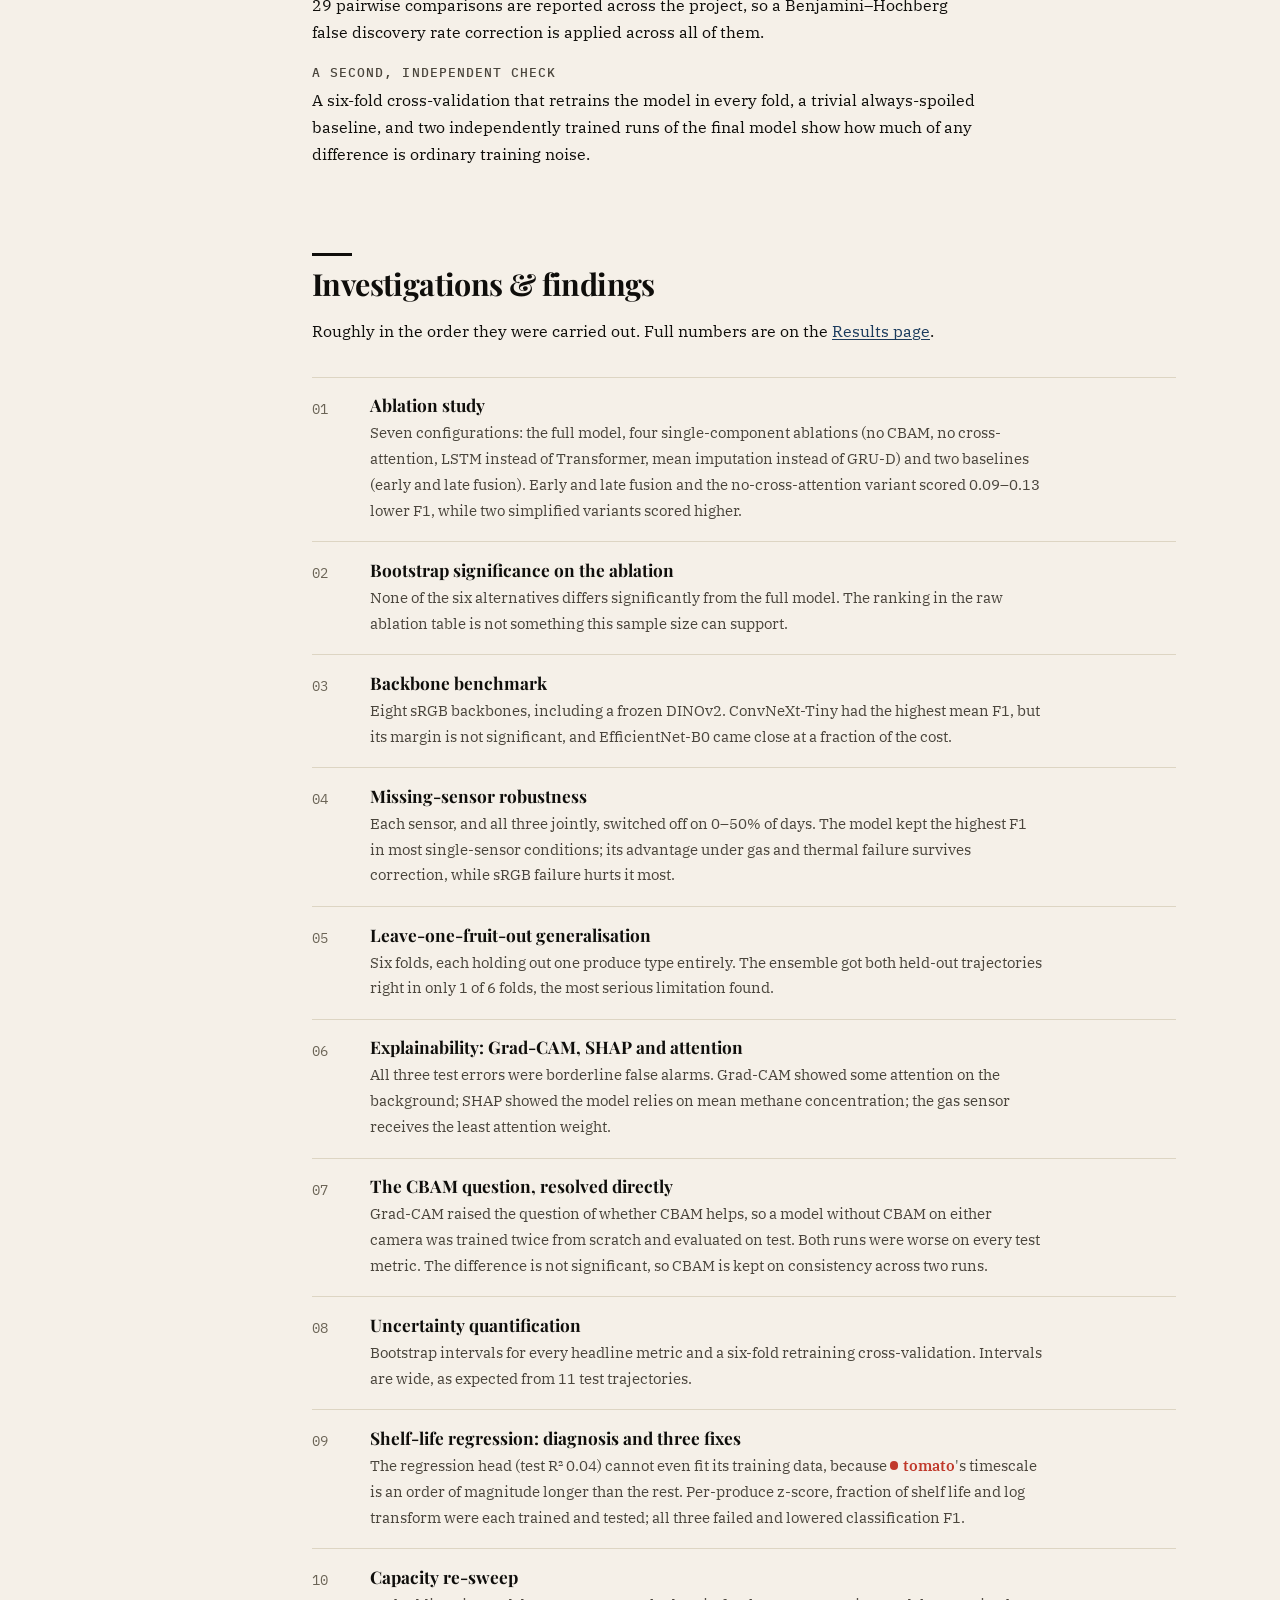
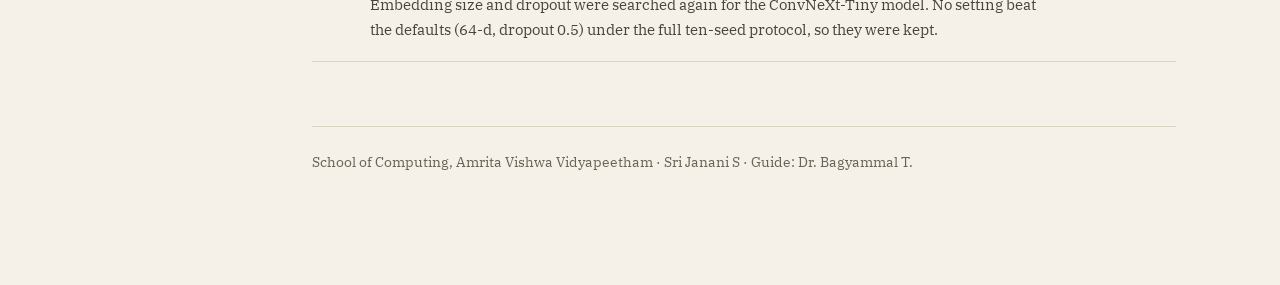
<file: docs/methodology.html>
<!DOCTYPE html>
<html lang="en">
<head>
<meta charset="UTF-8">
<script>
  (function () {
    var saved = null;
    try { saved = localStorage.getItem('theme'); } catch (e) {}
    var theme = saved || (window.matchMedia && window.matchMedia('(prefers-color-scheme: dark)').matches ? 'dark' : 'light');
    document.documentElement.setAttribute('data-theme', theme);
  })();
</script>
<meta name="viewport" content="width=device-width, initial-scale=1.0">
<title>Methodology &middot; Multimodal Fruit &amp; Vegetable Degradation Modelling</title>
<meta name="description" content="The trimodal fusion architecture block by block, the training recipe, the evaluation protocol, and a log of every investigation.">
<meta property="og:title" content="Methodology &middot; Multimodal Fruit &amp; Vegetable Degradation Modelling">
<meta property="og:description" content="The trimodal fusion architecture block by block, the training recipe, the evaluation protocol, and a log of every investigation.">
<meta property="og:image" content="assets/figures/dataset_samples.jpg">
<link rel="icon" href="data:image/svg+xml,%3Csvg xmlns='http://www.w3.org/2000/svg' viewBox='0 0 30 30'%3E%3Crect width='10' height='30' fill='%233F6B4A'/%3E%3Crect x='10' width='10' height='30' fill='%23C1502E'/%3E%3Crect x='20' width='10' height='30' fill='%233E5C99'/%3E%3C/svg%3E">
<link rel="preconnect" href="https://fonts.googleapis.com">
<link href="https://fonts.googleapis.com/css2?family=Playfair+Display:wght@700;900&family=IBM+Plex+Mono:wght@300;400;500&family=IBM+Plex+Serif:ital,wght@0,400;0,600;1,400&display=swap" rel="stylesheet">
<link rel="stylesheet" href="styles.css">
</head>
<body>

<div class="tri-band"><span class="b-rgb"></span><span class="b-ir"></span><span class="b-gas"></span></div>

<div class="shell">
  <aside class="sidebar">
    <div class="sidebar-head">
      <div>
        <a href="index.html" class="sidebar-brand">Multimodal Degradation Modelling</a>
        <div class="sidebar-tagline">Sensing spoilage across sight, heat, and gas</div>
      </div>
      <button class="menu-toggle" type="button" aria-expanded="false">Menu</button>
    </div>
    <nav aria-label="Site">
      <div class="sidebar-group">
        <a href="index.html" class="nav-link">Home</a>
        <a href="objectives.html" class="nav-link">Objectives &amp; Problem</a>
      </div>
      <div class="sidebar-group">
        <div class="sidebar-group-label">Methodology</div>
        <a href="methodology.html" class="nav-link active" aria-current="page">Architecture</a>
        <a href="methodology.html#investigations" class="nav-link">Investigations &amp; Findings</a>
      </div>
      <div class="sidebar-group">
        <a href="dataset.html" class="nav-link">Dataset</a>
        <a href="results.html" class="nav-link">Results</a>
        <a href="progress.html" class="nav-link">Progress</a>
        <a href="documentation.html" class="nav-link">Documentation</a>
      </div>
      <div class="sidebar-group">
        <a href="team.html" class="nav-link">Team</a>
        <a href="https://github.com/srijanani2073/multimodal-fruit-spoilage-detection" class="nav-link">GitHub Repository</a>
        <a href="documentation.html#demos" class="nav-link">Demonstrations</a>
      </div>
    </nav>
    <button class="theme-toggle" type="button" aria-label="Toggle light and dark mode">
      <span class="toggle-track" aria-hidden="true"><span class="toggle-icon toggle-sun">&#9728;</span><span class="toggle-icon toggle-moon">&#9789;</span><span class="toggle-knob"></span></span>
      <span class="toggle-label" aria-hidden="true"></span>
    </button>
  </aside>

  <main id="main">

    <p class="kicker">Methodology</p>
    <h1>How the system is built, and how it was tested</h1>
    <p class="lede">
      Three encoders, one per sensor, feed a shared fusion and temporal stage, which feeds three
      task heads. Select any block to see what it does.
    </p>

    <h2 style="margin-top:1.4em">Architecture</h2>
    <div class="arch-wrap">
      <div class="chart" style="overflow-x:auto"><svg class="arch-diagram" viewBox="0 0 920 640" xmlns="http://www.w3.org/2000/svg" role="group" aria-label="Model architecture, select a block for details"><g class="arch-node" data-node="rgbin" aria-label="sRGB image"><rect x="20" y="20" width="180" height="50" rx="4" class="arch-box" stroke="var(--rgb-accent)"/><text x="110.0" y="43" text-anchor="middle" class="arch-label">sRGB image</text><text x="110.0" y="59" text-anchor="middle" class="arch-sublabel">224 &#215; 224, one per day</text></g><g class="arch-node" data-node="irin" aria-label="Thermal image"><rect x="370" y="20" width="180" height="50" rx="4" class="arch-box" stroke="var(--ir-accent)"/><text x="460.0" y="43" text-anchor="middle" class="arch-label">Thermal image</text><text x="460.0" y="59" text-anchor="middle" class="arch-sublabel">224 &#215; 224, one per day</text></g><g class="arch-node" data-node="gasin" aria-label="Methane readings"><rect x="720" y="20" width="180" height="50" rx="4" class="arch-box" stroke="var(--gas-accent)"/><text x="810.0" y="43" text-anchor="middle" class="arch-label">Methane readings</text><text x="810.0" y="59" text-anchor="middle" class="arch-sublabel">6 features, may be missing</text></g><path d="M110,70 L110,104" class="arch-arrow"/><polygon points="110,112 106,104 114,104" class="arch-arrowhead"/><path d="M460,70 L460,104" class="arch-arrow"/><polygon points="460,112 456,104 464,104" class="arch-arrowhead"/><path d="M810,70 L810,104" class="arch-arrow"/><polygon points="810,112 806,104 814,104" class="arch-arrowhead"/><g class="arch-node" data-node="rgbenc" aria-label="ConvNeXt-Tiny"><rect x="20" y="112" width="180" height="66" rx="4" class="arch-box" stroke="var(--rgb-accent)"/><text x="110.0" y="135" text-anchor="middle" class="arch-label">ConvNeXt-Tiny</text><text x="110.0" y="151" text-anchor="middle" class="arch-sublabel">+ CBAM attention</text><text x="110.0" y="167" text-anchor="middle" class="arch-sublabel">project to 64-d</text></g><g class="arch-node" data-node="irenc" aria-label="EfficientNet-B0"><rect x="370" y="112" width="180" height="66" rx="4" class="arch-box" stroke="var(--ir-accent)"/><text x="460.0" y="135" text-anchor="middle" class="arch-label">EfficientNet-B0</text><text x="460.0" y="151" text-anchor="middle" class="arch-sublabel">+ CBAM attention</text><text x="460.0" y="167" text-anchor="middle" class="arch-sublabel">project to 64-d</text></g><g class="arch-node" data-node="gasenc" aria-label="GRU-D"><rect x="720" y="112" width="180" height="66" rx="4" class="arch-box" stroke="var(--gas-accent)"/><text x="810.0" y="135" text-anchor="middle" class="arch-label">GRU-D</text><text x="810.0" y="151" text-anchor="middle" class="arch-sublabel">decay-aware recurrent</text><text x="810.0" y="167" text-anchor="middle" class="arch-sublabel">handles missing days</text></g><path d="M110,178 L110,210 Q110,228 300,242" class="arch-arrow"/><path d="M460,178 L460,237" class="arch-arrow"/><polygon points="460,245 456,237 464,237" class="arch-arrowhead"/><path d="M810,178 L810,210 Q810,228 620,242" class="arch-arrow"/><g class="arch-node" data-node="fusion" aria-label="Mask-gated cross-modal attention"><rect x="270" y="245" width="380" height="58" rx="4" class="arch-box" stroke="var(--ink-soft)"/><text x="460.0" y="272" text-anchor="middle" class="arch-label">Mask-gated cross-modal attention</text><text x="460.0" y="288" text-anchor="middle" class="arch-sublabel">missing sensors left out, not filled in</text></g><path d="M460,303 L460,334" class="arch-arrow"/><polygon points="460,342 456,334 464,334" class="arch-arrowhead"/><g class="arch-node" data-node="temporal" aria-label="Temporal Transformer"><rect x="270" y="342" width="380" height="58" rx="4" class="arch-box" stroke="var(--ink-soft)"/><text x="460.0" y="369" text-anchor="middle" class="arch-label">Temporal Transformer</text><text x="460.0" y="385" text-anchor="middle" class="arch-sublabel">reads the specimen's sequence of days</text></g><path d="M460,400 L460,422 Q460,436 175,448" class="arch-arrow"/><path d="M460,400 L460,444" class="arch-arrow"/><polygon points="460,452 456,444 464,444" class="arch-arrowhead"/><path d="M460,400 L460,422 Q460,436 750,448" class="arch-arrow"/><g class="arch-node" data-node="cls" aria-label="Classification head"><rect x="60" y="452" width="230" height="66" rx="4" class="arch-box" stroke="var(--ink-soft)"/><text x="175.0" y="475" text-anchor="middle" class="arch-label">Classification head</text><text x="175.0" y="491" text-anchor="middle" class="arch-sublabel">spoiled / not spoiled</text><text x="175.0" y="507" text-anchor="middle" class="arch-sublabel">test F1 0.80 &#183; AUC 0.73</text></g><g class="arch-node" data-node="reg" aria-label="Regression head"><rect x="345" y="452" width="230" height="66" rx="4" class="arch-box" stroke="var(--ink-soft)"/><text x="460.0" y="475" text-anchor="middle" class="arch-label">Regression head</text><text x="460.0" y="491" text-anchor="middle" class="arch-sublabel">days until spoilage</text><text x="460.0" y="507" text-anchor="middle" class="arch-sublabel">MAE 0.92 &#183; R&#178; 0.04</text></g><g class="arch-node" data-node="recon" aria-label="Gas reconstruction head"><rect x="630" y="452" width="230" height="66" rx="4" class="arch-box" stroke="var(--ink-soft)"/><text x="745.0" y="483" text-anchor="middle" class="arch-label">Gas reconstruction head</text><text x="745.0" y="499" text-anchor="middle" class="arch-sublabel">auxiliary, training only</text></g><path d="M175,518 L175,540 Q175,552 330,566" class="arch-arrow"/><path d="M460,518 L460,556" class="arch-arrow"/><polygon points="460,564 456,556 464,556" class="arch-arrowhead"/><path d="M745,518 L745,540 Q745,552 590,566" class="arch-arrow"/><g class="arch-node" data-node="loss" aria-label="Uncertainty-weighted multi-task loss"><rect x="270" y="564" width="380" height="52" rx="4" class="arch-box" stroke="var(--ink-soft)"/><text x="460.0" y="588" text-anchor="middle" class="arch-label">Uncertainty-weighted multi-task loss</text><text x="460.0" y="604" text-anchor="middle" class="arch-sublabel">task weights learned, not hand-tuned</text></g></svg></div>
      <aside class="arch-panel" id="arch-panel" aria-live="polite"></aside>
    </div>
    <p class="small">
      32.47 million parameters &middot; 39.03 GFLOPs per forward pass on a batch of four
      trajectories &middot; 36.9 ms per batch on an Apple Silicon laptop.
      <a href="assets/figures/fig1.svg">Open the detailed architecture figure</a>.
    </p>

    <h3>How a missing sensor is handled</h3>
    <p>
      For each day the three sensor embeddings become three tokens. Attention lets them inform each
      other, and a key-padding mask removes any sensor that did not report that day. The fused
      vector is the mean of the available tokens only, so a missing sensor never contributes a
      placeholder value.
    </p>
<div class="eq"><math display="block"><mtable columnalign="right center left" rowspacing="0.9em">
<mtr><mtd><msub><mi>T</mi><mi>t</mi></msub></mtd><mtd><mo>=</mo></mtd><mtd><mrow><mo>[</mo><msubsup><mi>v</mi><mi>t</mi><mtext>rgb</mtext></msubsup><mo rspace="0.35em">;</mo><msubsup><mi>v</mi><mi>t</mi><mtext>th</mtext></msubsup><mo rspace="0.35em">;</mo><msubsup><mi>v</mi><mi>t</mi><mtext>gas</mtext></msubsup><mo>]</mo><mo>&#8712;</mo><msup><mi>&#8477;</mi><mrow><mn>3</mn><mo>&#215;</mo><mi>d</mi></mrow></msup></mrow></mtd></mtr>
<mtr><mtd><mrow><mo>(</mo><msub><mi>Z</mi><mi>t</mi></msub><mo>,</mo><msub><mi>&#945;</mi><mi>t</mi></msub><mo>)</mo></mrow></mtd><mtd><mo>=</mo></mtd><mtd><mrow><mtext>MultiHeadAttn</mtext><mo>(</mo><mi>Q</mi><mo>=</mo><msub><mi>T</mi><mi>t</mi></msub><mo>,</mo><mi>K</mi><mo>=</mo><msub><mi>T</mi><mi>t</mi></msub><mo>,</mo><mi>V</mi><mo>=</mo><msub><mi>T</mi><mi>t</mi></msub><mo rspace="0.35em">;</mo><mspace width="0.4em"/><mtext>mask</mtext><mo>=</mo><mo>&#172;</mo><msub><mtext>avail</mtext><mi>t</mi></msub><mo>)</mo></mrow></mtd></mtr>
<mtr><mtd><msub><mi>z</mi><mi>t</mi></msub></mtd><mtd><mo>=</mo></mtd><mtd><mstyle displaystyle="true"><mrow><mfrac><mn>1</mn><mrow><mo>|</mo><msub><mi>A</mi><mi>t</mi></msub><mo>|</mo></mrow></mfrac><munder><mo>&#8721;</mo><mrow><mi>k</mi><mo>&#8712;</mo><msub><mi>A</mi><mi>t</mi></msub></mrow></munder><mtext>LayerNorm</mtext><msub><mrow><mo>(</mo><msub><mi>T</mi><mi>t</mi></msub><mo>+</mo><msub><mi>Z</mi><mi>t</mi></msub><mo>)</mo></mrow><mi>k</mi></msub></mrow></mstyle></mtd></mtr>
</mtable></math>
<p class="eq-key">A<sub>t</sub> is the set of sensors available on day t, each v<sub>t</sub> is a 64-dimensional sensor embedding, and the mask removes unavailable sensors from the attention keys.</p></div>

    <h3>How gaps in the gas readings are handled</h3>
    <p>
      GRU-D keeps the elapsed time &delta;<sub>t</sub> since the last reading and a mask m<sub>t</sub>. When a
      reading is missing it blends the last value with the training mean, and it learns how quickly
      the old value should fade. The mask is also an input, so missingness itself is information.
    </p>
<div class="eq"><math display="block"><mtable columnalign="right center left" rowspacing="0.9em">
<mtr><mtd><msub><mi>&#947;</mi><mi>x</mi></msub></mtd><mtd><mo>=</mo></mtd><mtd><mrow><mi>exp</mi><mo>(</mo><mo>&#8722;</mo><mi>max</mi><mo>(</mo><mn>0</mn><mo>,</mo><msub><mi>W</mi><mrow><mi>&#947;</mi><mi>x</mi></mrow></msub><msub><mi>&#948;</mi><mi>t</mi></msub><mo>+</mo><msub><mi>b</mi><mrow><mi>&#947;</mi><mi>x</mi></mrow></msub><mo>)</mo><mo>)</mo></mrow></mtd></mtr>
<mtr><mtd><msub><mover><mi>x</mi><mo>^</mo></mover><mi>t</mi></msub></mtd><mtd><mo>=</mo></mtd><mtd><mrow><msub><mi>m</mi><mi>t</mi></msub><mo>&#8857;</mo><msub><mi>x</mi><mi>t</mi></msub><mo>+</mo><mo>(</mo><mn>1</mn><mo>&#8722;</mo><msub><mi>m</mi><mi>t</mi></msub><mo>)</mo><mo>&#8857;</mo><mo>(</mo><msub><mi>&#947;</mi><mi>x</mi></msub><mo>&#8857;</mo><msub><mi>x</mi><mrow><mi>t</mi><mo>&#8722;</mo><mn>1</mn></mrow></msub><mo>+</mo><mo>(</mo><mn>1</mn><mo>&#8722;</mo><msub><mi>&#947;</mi><mi>x</mi></msub><mo>)</mo><mo>&#8857;</mo><mover><mi>x</mi><mo>&#175;</mo></mover><mo>)</mo></mrow></mtd></mtr>
<mtr><mtd><msub><mi>h</mi><mi>t</mi></msub></mtd><mtd><mo>=</mo></mtd><mtd><mrow><mtext>GRUCell</mtext><mo>(</mo><mo>[</mo><msub><mover><mi>x</mi><mo>^</mo></mover><mi>t</mi></msub><mo rspace="0.35em">;</mo><msub><mi>m</mi><mi>t</mi></msub><mo>]</mo><mo>,</mo><msub><mi>&#947;</mi><mi>h</mi></msub><mo>&#8857;</mo><msub><mi>h</mi><mrow><mi>t</mi><mo>&#8722;</mo><mn>1</mn></mrow></msub><mo>)</mo></mrow></mtd></mtr>
</mtable></math>
<p class="eq-key">&#948;<sub>t</sub> is the time since the last reading, m<sub>t</sub> is 1 when a reading exists, x&#772; is the training mean, and &#8857; is element-wise multiplication. &#947;<sub>h</sub> decays the hidden state the same way &#947;<sub>x</sub> decays the input.</p></div>

    <h2>Training recipe</h2>
    <div class="table-wrap">
      <table class="data">
        <tbody>
          <tr><td>Optimiser</td><td class="left">AdamW, weight decay 1e-4, cosine schedule over 30 epochs</td></tr>
          <tr><td>Learning rate</td><td class="left">1e-4; thermal backbone 1e-5</td></tr>
          <tr><td>Batch size</td><td class="left">4 trajectories, gradient clipping at norm 1.0</td></tr>
          <tr><td>Backbone unfreezing</td><td class="left">last block at epoch 6, last two at 8, all at 12</td></tr>
          <tr><td>Regularisation</td><td class="left">dropout 0.5; one flipped and rotated (&plusmn;15&deg;) copy of each training trajectory</td></tr>
          <tr><td>Class imbalance</td><td class="left">class weight 2.3 on spoiled; weighted random sampler</td></tr>
          <tr><td>Seeds</td><td class="left">10 independent models (seeds 0&ndash;9), probabilities averaged</td></tr>
          <tr><td>Threshold</td><td class="left">6-fold median over training + validation predictions: 0.660</td></tr>
        </tbody>
      </table>
    </div>

    <h2>Evaluation approach</h2>
    <p>
      With 12 specimens, a single train/test number means little on its own. Four practices run
      through every investigation.
    </p>
    <h4>The test set decides nothing</h4>
    <p>
      Architecture, hyperparameters and the decision threshold are all chosen without the test
      set. Per-epoch thresholds are calibrated on training data, never on validation.
    </p>
    <h4>Paired bootstrap significance testing</h4>
    <p>
      Trajectories are resampled 10,000 times with the same indices for both models being
      compared, giving a 95% interval and a p-value for their difference, not just two numbers.
    </p>
    <h4>Correction for many comparisons</h4>
    <p>
      29 pairwise comparisons are reported across the project, so a Benjamini&ndash;Hochberg false
      discovery rate correction is applied across all of them.
    </p>
    <h4>A second, independent check</h4>
    <p>
      A six-fold cross-validation that retrains the model in every fold, a trivial always-spoiled
      baseline, and two independently trained runs of the final model show how much of any
      difference is ordinary training noise.
    </p>

    <h2 id="investigations">Investigations &amp; findings</h2>
    <p>Roughly in the order they were carried out. Full numbers are on the <a href="results.html">Results page</a>.</p>
    <ol class="sequence">
      <li><span class="num">01</span><div>
        <h4>Ablation study</h4>
        <p>Seven configurations: the full model, four single-component ablations (no CBAM, no cross-attention, LSTM instead of Transformer, mean imputation instead of GRU-D) and two baselines (early and late fusion). Early and late fusion and the no-cross-attention variant scored 0.09&ndash;0.13 lower F1, while two simplified variants scored higher.</p>
      </div></li>
      <li><span class="num">02</span><div>
        <h4>Bootstrap significance on the ablation</h4>
        <p>None of the six alternatives differs significantly from the full model. The ranking in the raw ablation table is not something this sample size can support.</p>
      </div></li>
      <li><span class="num">03</span><div>
        <h4>Backbone benchmark</h4>
        <p>Eight sRGB backbones, including a frozen DINOv2. ConvNeXt-Tiny had the highest mean F1, but its margin is not significant, and EfficientNet-B0 came close at a fraction of the cost.</p>
      </div></li>
      <li><span class="num">04</span><div>
        <h4>Missing-sensor robustness</h4>
        <p>Each sensor, and all three jointly, switched off on 0&ndash;50% of days. The model kept the highest F1 in most single-sensor conditions; its advantage under gas and thermal failure survives correction, while sRGB failure hurts it most.</p>
      </div></li>
      <li><span class="num">05</span><div>
        <h4>Leave-one-fruit-out generalisation</h4>
        <p>Six folds, each holding out one produce type entirely. The ensemble got both held-out trajectories right in only 1 of 6 folds, the most serious limitation found.</p>
      </div></li>
      <li><span class="num">06</span><div>
        <h4>Explainability: Grad-CAM, SHAP and attention</h4>
        <p>All three test errors were borderline false alarms. Grad-CAM showed some attention on the background; SHAP showed the model relies on mean methane concentration; the gas sensor receives the least attention weight.</p>
      </div></li>
      <li><span class="num">07</span><div>
        <h4>The CBAM question, resolved directly</h4>
        <p>Grad-CAM raised the question of whether CBAM helps, so a model without CBAM on either camera was trained twice from scratch and evaluated on test. Both runs were worse on every test metric. The difference is not significant, so CBAM is kept on consistency across two runs.</p>
      </div></li>
      <li><span class="num">08</span><div>
        <h4>Uncertainty quantification</h4>
        <p>Bootstrap intervals for every headline metric and a six-fold retraining cross-validation. Intervals are wide, as expected from 11 test trajectories.</p>
      </div></li>
      <li><span class="num">09</span><div>
        <h4>Shelf-life regression: diagnosis and three fixes</h4>
        <p>The regression head (test R&sup2; 0.04) cannot even fit its training data, because tomato's timescale is an order of magnitude longer than the rest. Per-produce z-score, fraction of shelf life and log transform were each trained and tested; all three failed and lowered classification F1.</p>
      </div></li>
      <li><span class="num">10</span><div>
        <h4>Capacity re-sweep</h4>
        <p>Embedding size and dropout were searched again for the ConvNeXt-Tiny model. No setting beat the defaults (64-d, dropout 0.5) under the full ten-seed protocol, so they were kept.</p>
      </div></li>
    </ol>

    <footer class="page-footer">
      <p>School of Computing, Amrita Vishwa Vidyapeetham &middot; Sri Janani S &middot; Guide: Dr. Bagyammal T.</p>
    </footer>
  </main>
</div>

<script src="theme.js"></script>
<script src="site.js"></script>
</body>
</html>
</file>
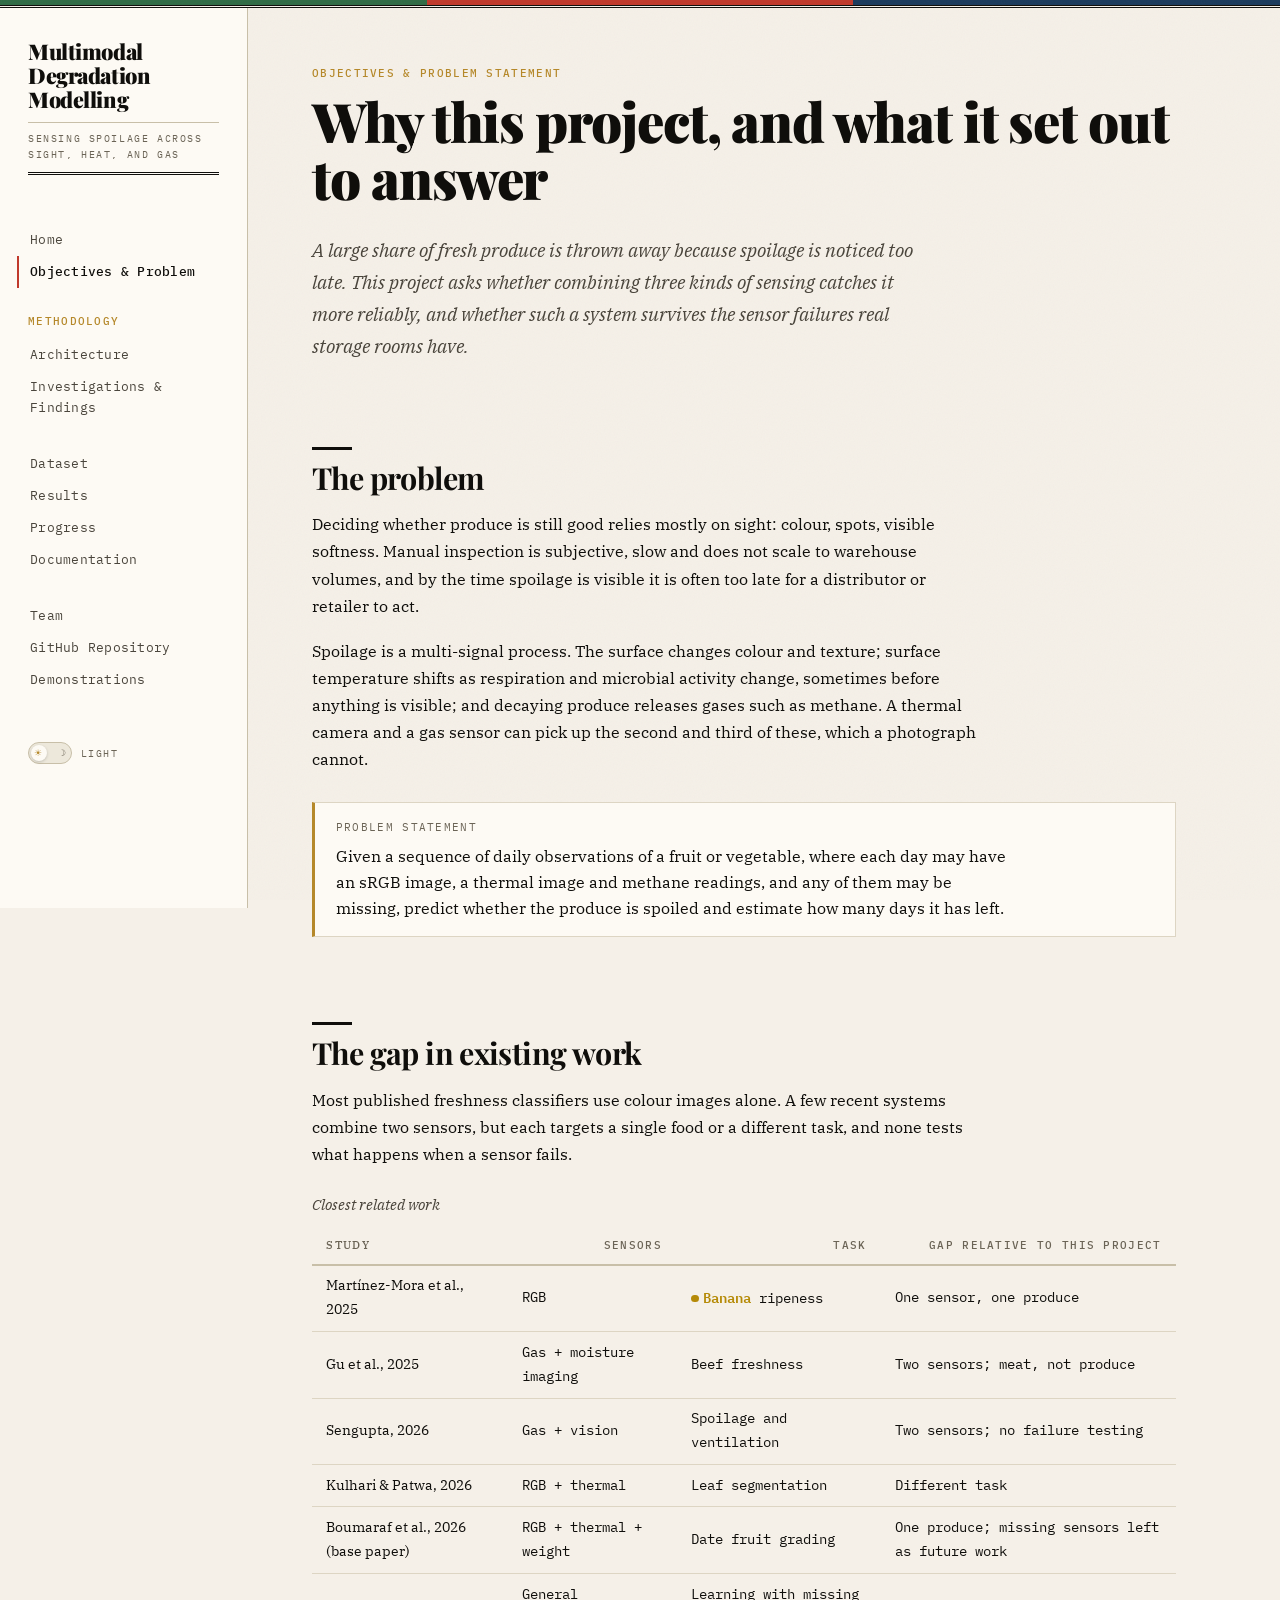
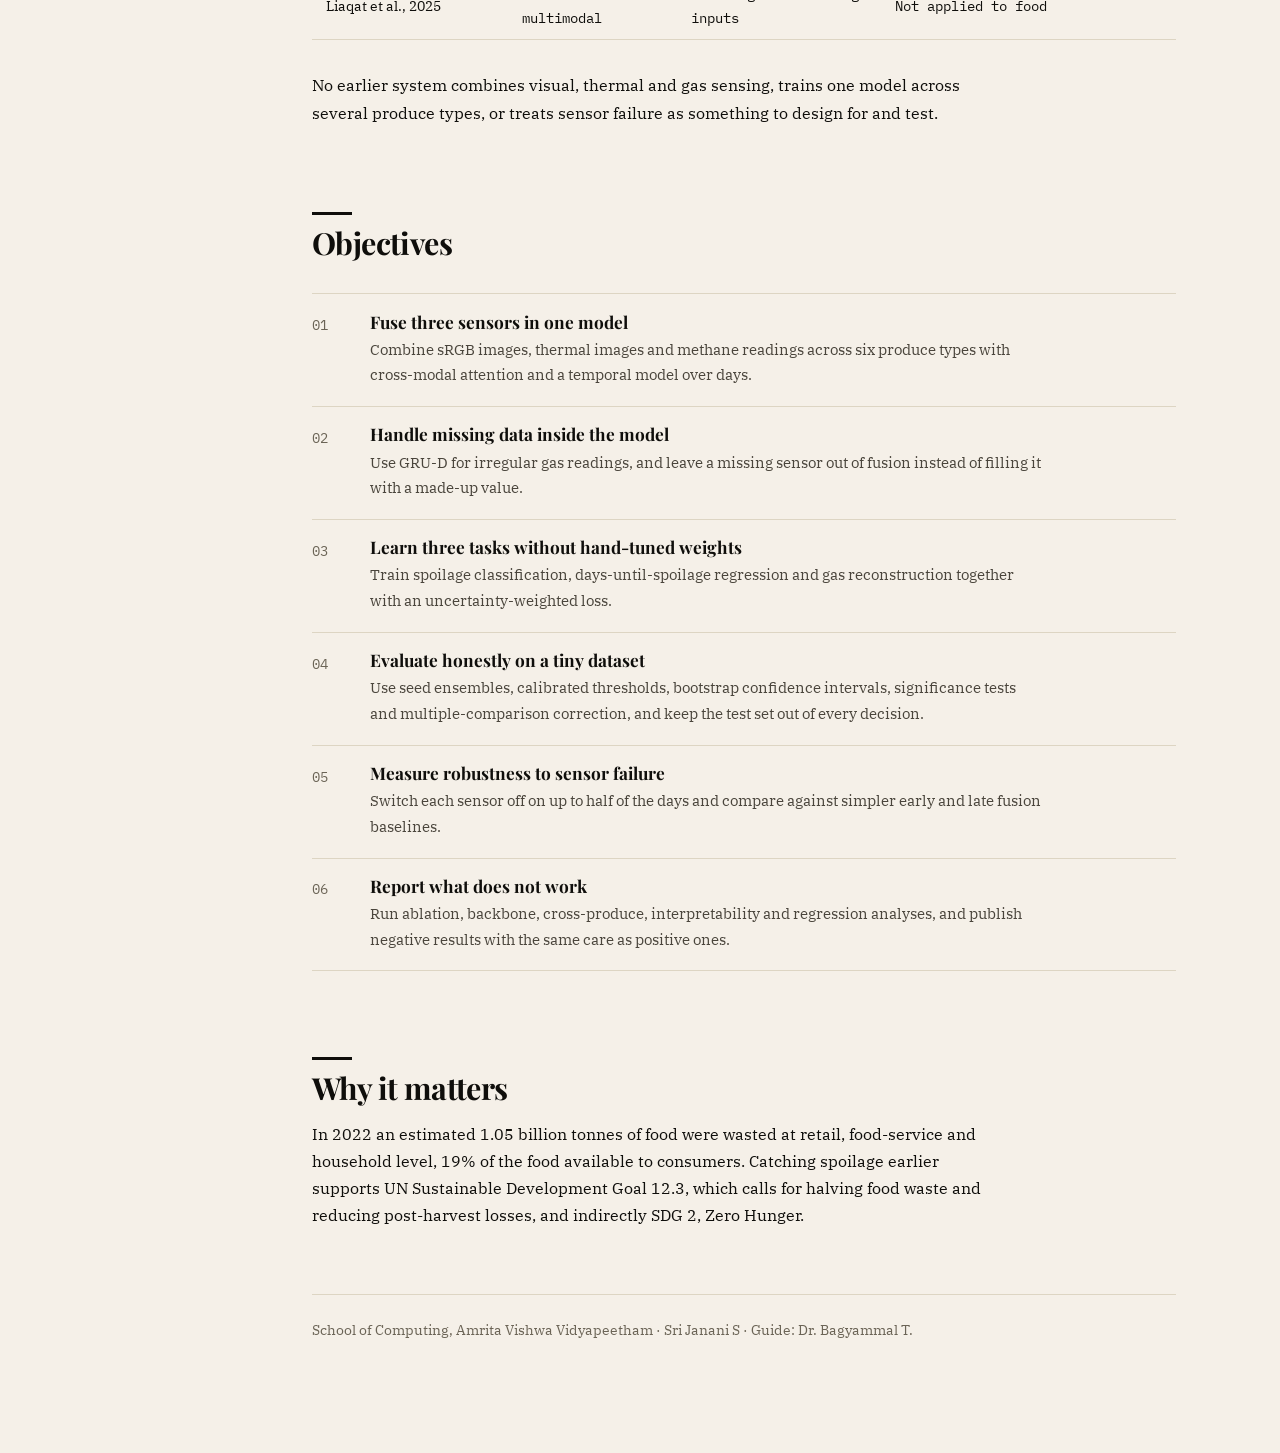
<file: docs/objectives.html>
<!DOCTYPE html>
<html lang="en">
<head>
<meta charset="UTF-8">
<script>
  (function () {
    var saved = null;
    try { saved = localStorage.getItem('theme'); } catch (e) {}
    var theme = saved || (window.matchMedia && window.matchMedia('(prefers-color-scheme: dark)').matches ? 'dark' : 'light');
    document.documentElement.setAttribute('data-theme', theme);
  })();
</script>
<meta name="viewport" content="width=device-width, initial-scale=1.0">
<title>Objectives &amp; Problem Statement &middot; Multimodal Fruit &amp; Vegetable Degradation Modelling</title>
<meta name="description" content="Why spoilage detection needs more than a camera, the gap in existing work, and the objectives of this thesis.">
<meta property="og:title" content="Objectives &amp; Problem Statement &middot; Multimodal Fruit &amp; Vegetable Degradation Modelling">
<meta property="og:description" content="Why spoilage detection needs more than a camera, the gap in existing work, and the objectives of this thesis.">
<meta property="og:image" content="assets/figures/dataset_samples.jpg">
<link rel="icon" href="data:image/svg+xml,%3Csvg xmlns='http://www.w3.org/2000/svg' viewBox='0 0 30 30'%3E%3Crect width='10' height='30' fill='%233F6B4A'/%3E%3Crect x='10' width='10' height='30' fill='%23C1502E'/%3E%3Crect x='20' width='10' height='30' fill='%233E5C99'/%3E%3C/svg%3E">
<link rel="preconnect" href="https://fonts.googleapis.com">
<link href="https://fonts.googleapis.com/css2?family=Playfair+Display:wght@700;900&family=IBM+Plex+Mono:wght@300;400;500&family=IBM+Plex+Serif:ital,wght@0,400;0,600;1,400&display=swap" rel="stylesheet">
<link rel="stylesheet" href="styles.css">
</head>
<body>

<div class="tri-band"><span class="b-rgb"></span><span class="b-ir"></span><span class="b-gas"></span></div>

<div class="shell">
  <aside class="sidebar">
    <div class="sidebar-head">
      <div>
        <a href="index.html" class="sidebar-brand">Multimodal Degradation Modelling</a>
        <div class="sidebar-tagline">Sensing spoilage across sight, heat, and gas</div>
      </div>
      <button class="menu-toggle" type="button" aria-expanded="false">Menu</button>
    </div>
    <nav aria-label="Site">
      <div class="sidebar-group">
        <a href="index.html" class="nav-link">Home</a>
        <a href="objectives.html" class="nav-link active" aria-current="page">Objectives &amp; Problem</a>
      </div>
      <div class="sidebar-group">
        <div class="sidebar-group-label">Methodology</div>
        <a href="methodology.html" class="nav-link">Architecture</a>
        <a href="methodology.html#investigations" class="nav-link">Investigations &amp; Findings</a>
      </div>
      <div class="sidebar-group">
        <a href="dataset.html" class="nav-link">Dataset</a>
        <a href="results.html" class="nav-link">Results</a>
        <a href="progress.html" class="nav-link">Progress</a>
        <a href="documentation.html" class="nav-link">Documentation</a>
      </div>
      <div class="sidebar-group">
        <a href="team.html" class="nav-link">Team</a>
        <a href="https://github.com/srijanani2073/multimodal-fruit-spoilage-detection" class="nav-link">GitHub Repository</a>
        <a href="documentation.html#demos" class="nav-link">Demonstrations</a>
      </div>
    </nav>
    <button class="theme-toggle" type="button" aria-label="Toggle light and dark mode">
      <span class="toggle-track" aria-hidden="true"><span class="toggle-icon toggle-sun">&#9728;</span><span class="toggle-icon toggle-moon">&#9789;</span><span class="toggle-knob"></span></span>
      <span class="toggle-label" aria-hidden="true"></span>
    </button>
  </aside>

  <main id="main">

    <p class="kicker">Objectives &amp; Problem Statement</p>
    <h1>Why this project, and what it set out to answer</h1>
    <p class="lede">
      A large share of fresh produce is thrown away because spoilage is noticed too late. This
      project asks whether combining three kinds of sensing catches it more reliably, and whether
      such a system survives the sensor failures real storage rooms have.
    </p>

    <h2>The problem</h2>
    <p>
      Deciding whether produce is still good relies mostly on sight: colour, spots, visible
      softness. Manual inspection is subjective, slow and does not scale to warehouse volumes, and
      by the time spoilage is visible it is often too late for a distributor or retailer to act.
    </p>
    <p>
      Spoilage is a multi-signal process. The surface changes colour and texture; surface
      temperature shifts as respiration and microbial activity change, sometimes before anything
      is visible; and decaying produce releases gases such as methane. A thermal camera and a gas
      sensor can pick up the second and third of these, which a photograph cannot.
    </p>

    <div class="callout note">
      <div class="callout-label">Problem statement</div>
      <p>
        Given a sequence of daily observations of a fruit or vegetable, where each day may have an
        sRGB image, a thermal image and methane readings, and any of them may be missing, predict
        whether the produce is spoiled and estimate how many days it has left.
      </p>
    </div>

    <h2>The gap in existing work</h2>
    <p>
      Most published freshness classifiers use colour images alone. A few recent systems combine
      two sensors, but each targets a single food or a different task, and none tests what
      happens when a sensor fails.
    </p>
    <div class="table-wrap">
      <table class="data">
        <caption>Closest related work</caption>
        <thead><tr><th>Study</th><th>Sensors</th><th>Task</th><th>Gap relative to this project</th></tr></thead>
        <tbody>
          <tr><td>Mart&iacute;nez-Mora et al., 2025</td><td class="left">RGB</td><td class="left">Banana ripeness</td><td class="left">One sensor, one produce</td></tr>
          <tr><td>Gu et al., 2025</td><td class="left">Gas + moisture imaging</td><td class="left">Beef freshness</td><td class="left">Two sensors; meat, not produce</td></tr>
          <tr><td>Sengupta, 2026</td><td class="left">Gas + vision</td><td class="left">Spoilage and ventilation</td><td class="left">Two sensors; no failure testing</td></tr>
          <tr><td>Kulhari &amp; Patwa, 2026</td><td class="left">RGB + thermal</td><td class="left">Leaf segmentation</td><td class="left">Different task</td></tr>
          <tr><td>Boumaraf et al., 2026 (base paper)</td><td class="left">RGB + thermal + weight</td><td class="left">Date fruit grading</td><td class="left">One produce; missing sensors left as future work</td></tr>
          <tr><td>Liaqat et al., 2025</td><td class="left">General multimodal</td><td class="left">Learning with missing inputs</td><td class="left">Not applied to food</td></tr>
        </tbody>
      </table>
    </div>
    <p>
      No earlier system combines visual, thermal and gas sensing, trains one model across several
      produce types, or treats sensor failure as something to design for and test.
    </p>

    <h2 id="objectives">Objectives</h2>
    <ol class="sequence">
      <li><span class="num">01</span><div>
        <h4>Fuse three sensors in one model</h4>
        <p>Combine sRGB images, thermal images and methane readings across six produce types with cross-modal attention and a temporal model over days.</p>
      </div></li>
      <li><span class="num">02</span><div>
        <h4>Handle missing data inside the model</h4>
        <p>Use GRU-D for irregular gas readings, and leave a missing sensor out of fusion instead of filling it with a made-up value.</p>
      </div></li>
      <li><span class="num">03</span><div>
        <h4>Learn three tasks without hand-tuned weights</h4>
        <p>Train spoilage classification, days-until-spoilage regression and gas reconstruction together with an uncertainty-weighted loss.</p>
      </div></li>
      <li><span class="num">04</span><div>
        <h4>Evaluate honestly on a tiny dataset</h4>
        <p>Use seed ensembles, calibrated thresholds, bootstrap confidence intervals, significance tests and multiple-comparison correction, and keep the test set out of every decision.</p>
      </div></li>
      <li><span class="num">05</span><div>
        <h4>Measure robustness to sensor failure</h4>
        <p>Switch each sensor off on up to half of the days and compare against simpler early and late fusion baselines.</p>
      </div></li>
      <li><span class="num">06</span><div>
        <h4>Report what does not work</h4>
        <p>Run ablation, backbone, cross-produce, interpretability and regression analyses, and publish negative results with the same care as positive ones.</p>
      </div></li>
    </ol>

    <h2>Why it matters</h2>
    <p>
      In 2022 an estimated 1.05 billion tonnes of food were wasted at retail, food-service and
      household level, 19% of the food available to consumers. Catching spoilage earlier supports
      UN Sustainable Development Goal 12.3, which calls for halving food waste and reducing
      post-harvest losses, and indirectly SDG 2, Zero Hunger.
    </p>

    <footer class="page-footer">
      <p>School of Computing, Amrita Vishwa Vidyapeetham &middot; Sri Janani S &middot; Guide: Dr. Bagyammal T.</p>
    </footer>
  </main>
</div>

<script src="theme.js"></script>
<script src="site.js"></script>
</body>
</html>
</file>
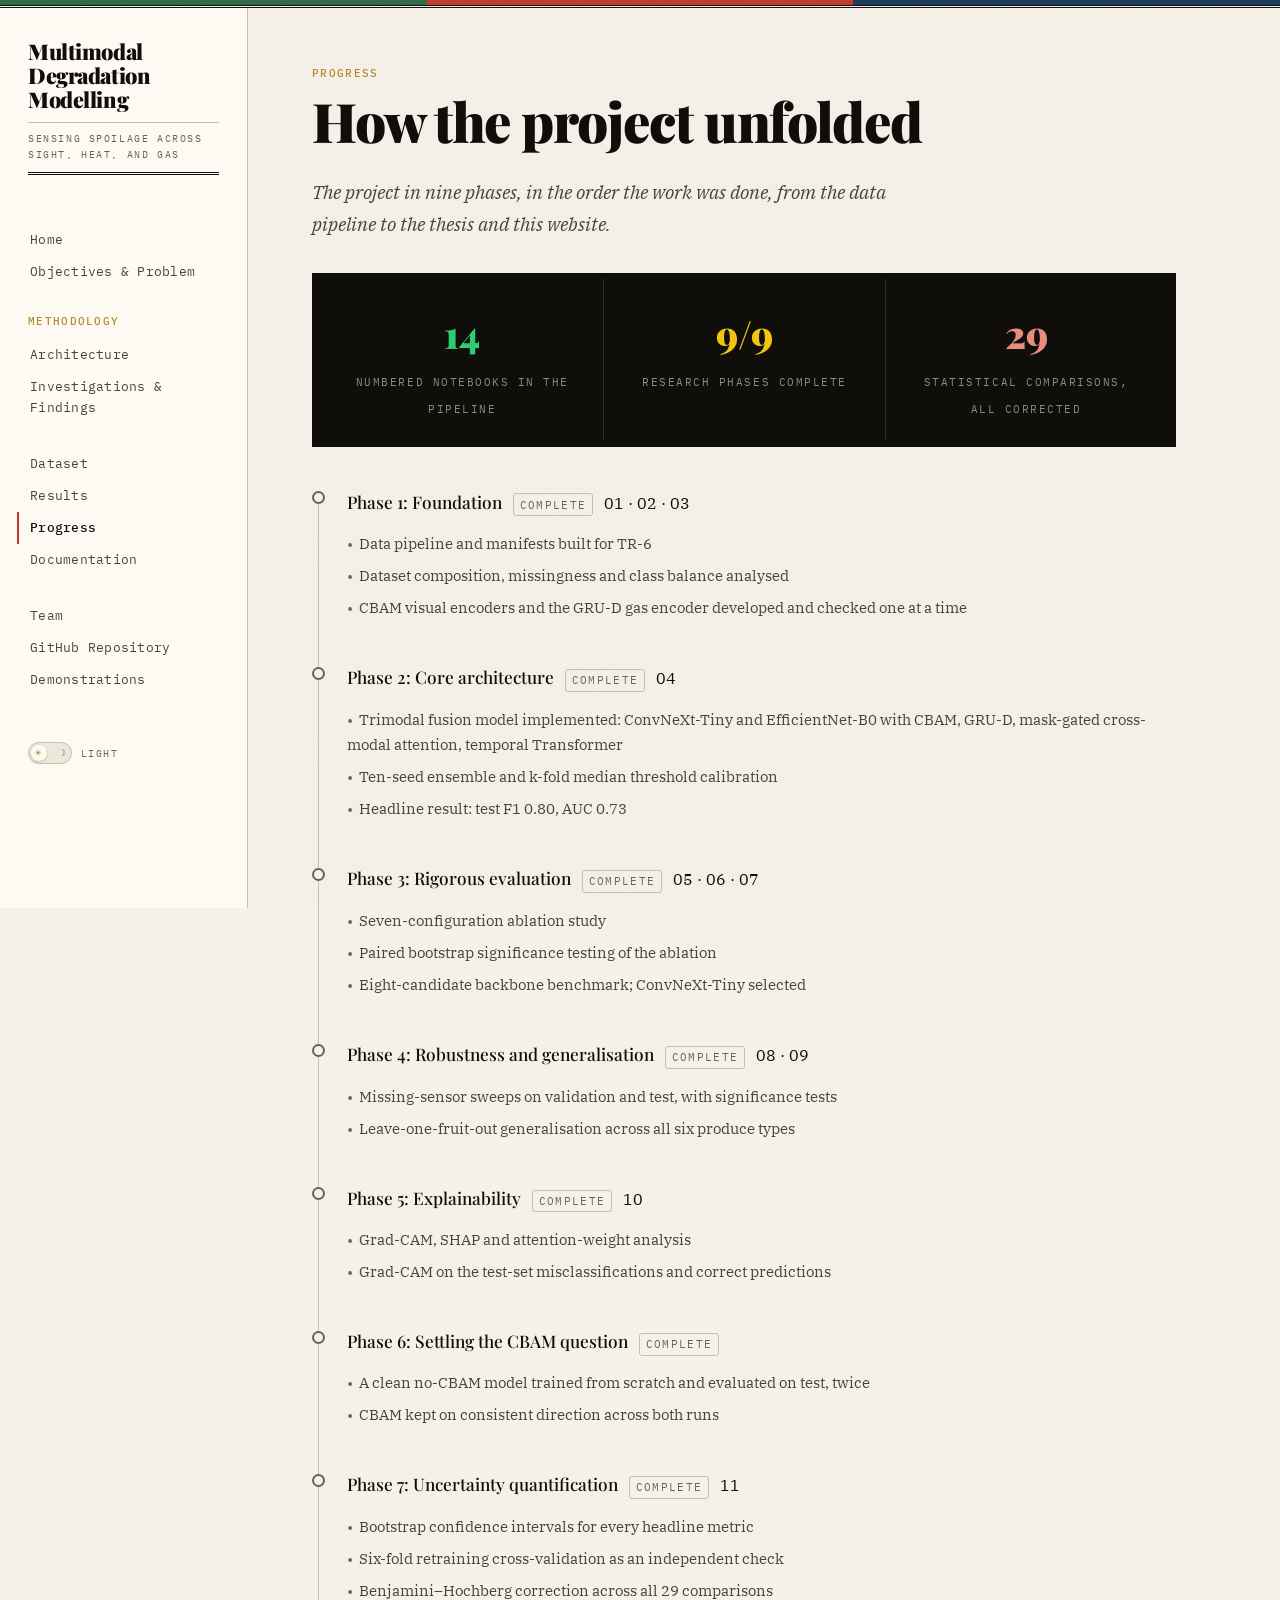
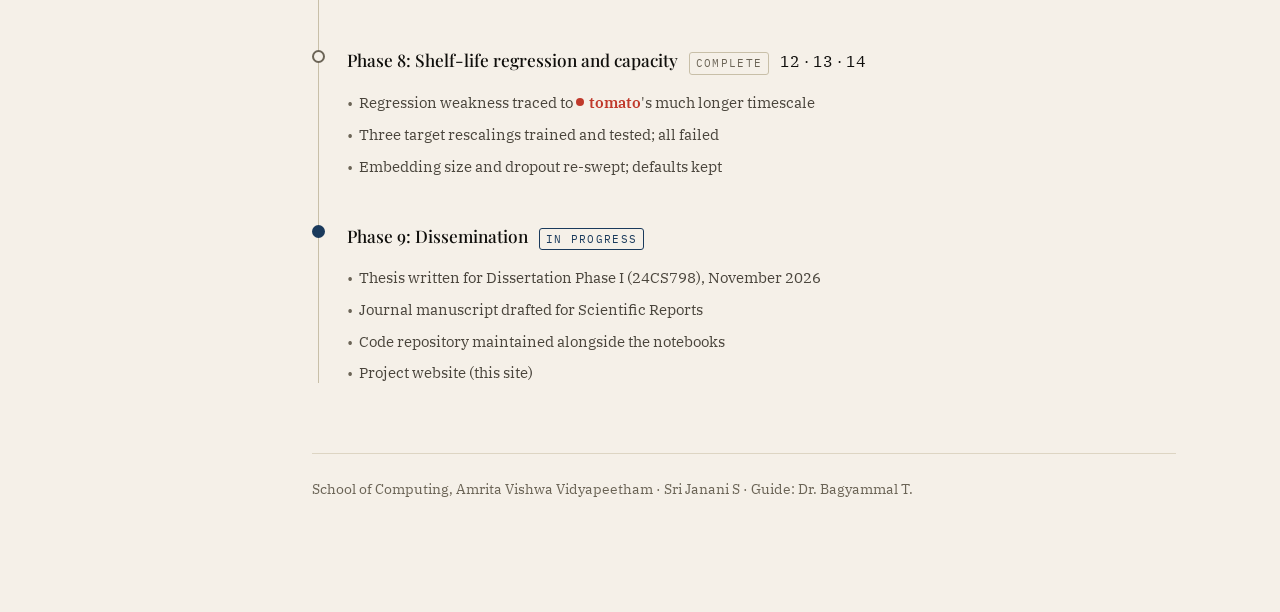
<file: docs/progress.html>
<!DOCTYPE html>
<html lang="en">
<head>
<meta charset="UTF-8">
<script>
  (function () {
    var saved = null;
    try { saved = localStorage.getItem('theme'); } catch (e) {}
    var theme = saved || (window.matchMedia && window.matchMedia('(prefers-color-scheme: dark)').matches ? 'dark' : 'light');
    document.documentElement.setAttribute('data-theme', theme);
  })();
</script>
<meta name="viewport" content="width=device-width, initial-scale=1.0">
<title>Progress &middot; Multimodal Fruit &amp; Vegetable Degradation Modelling</title>
<meta name="description" content="How the trimodal spoilage project unfolded, phase by phase, from the data pipeline to dissemination.">
<meta property="og:title" content="Progress &middot; Multimodal Fruit &amp; Vegetable Degradation Modelling">
<meta property="og:description" content="How the trimodal spoilage project unfolded, phase by phase, from the data pipeline to dissemination.">
<meta property="og:image" content="assets/figures/dataset_samples.jpg">
<link rel="icon" href="data:image/svg+xml,%3Csvg xmlns='http://www.w3.org/2000/svg' viewBox='0 0 30 30'%3E%3Crect width='10' height='30' fill='%233F6B4A'/%3E%3Crect x='10' width='10' height='30' fill='%23C1502E'/%3E%3Crect x='20' width='10' height='30' fill='%233E5C99'/%3E%3C/svg%3E">
<link rel="preconnect" href="https://fonts.googleapis.com">
<link href="https://fonts.googleapis.com/css2?family=Playfair+Display:wght@700;900&family=IBM+Plex+Mono:wght@300;400;500&family=IBM+Plex+Serif:ital,wght@0,400;0,600;1,400&display=swap" rel="stylesheet">
<link rel="stylesheet" href="styles.css">
</head>
<body>

<div class="tri-band"><span class="b-rgb"></span><span class="b-ir"></span><span class="b-gas"></span></div>

<div class="shell">
  <aside class="sidebar">
    <div class="sidebar-head">
      <div>
        <a href="index.html" class="sidebar-brand">Multimodal Degradation Modelling</a>
        <div class="sidebar-tagline">Sensing spoilage across sight, heat, and gas</div>
      </div>
      <button class="menu-toggle" type="button" aria-expanded="false">Menu</button>
    </div>
    <nav aria-label="Site">
      <div class="sidebar-group">
        <a href="index.html" class="nav-link">Home</a>
        <a href="objectives.html" class="nav-link">Objectives &amp; Problem</a>
      </div>
      <div class="sidebar-group">
        <div class="sidebar-group-label">Methodology</div>
        <a href="methodology.html" class="nav-link">Architecture</a>
        <a href="methodology.html#investigations" class="nav-link">Investigations &amp; Findings</a>
      </div>
      <div class="sidebar-group">
        <a href="dataset.html" class="nav-link">Dataset</a>
        <a href="results.html" class="nav-link">Results</a>
        <a href="progress.html" class="nav-link active" aria-current="page">Progress</a>
        <a href="documentation.html" class="nav-link">Documentation</a>
      </div>
      <div class="sidebar-group">
        <a href="team.html" class="nav-link">Team</a>
        <a href="https://github.com/srijanani2073/multimodal-fruit-spoilage-detection" class="nav-link">GitHub Repository</a>
        <a href="documentation.html#demos" class="nav-link">Demonstrations</a>
      </div>
    </nav>
    <button class="theme-toggle" type="button" aria-label="Toggle light and dark mode">
      <span class="toggle-track" aria-hidden="true"><span class="toggle-icon toggle-sun">&#9728;</span><span class="toggle-icon toggle-moon">&#9789;</span><span class="toggle-knob"></span></span>
      <span class="toggle-label" aria-hidden="true"></span>
    </button>
  </aside>

  <main id="main">

    <p class="kicker">Progress</p>
    <h1>How the project unfolded</h1>
    <p class="lede">
      The project in nine phases, in the order the work was done, from the data pipeline to the
      thesis and this website.
    </p>

    <div class="metric-strip banner">
      <div class="metric"><span class="value">14</span><span class="label">Numbered notebooks in the pipeline</span></div>
      <div class="metric"><span class="value">9/9</span><span class="label">Research phases complete</span></div>
      <div class="metric"><span class="value">29</span><span class="label">Statistical comparisons, all corrected</span></div>
    </div>

    <div class="timeline">
      <div class="phase done">
        <div class="phase-header"><span class="phase-title">Phase 1: Foundation</span><span class="phase-status">Complete</span><span class="phase-notebooks">01 &middot; 02 &middot; 03</span></div>
        <ul class="phase-milestones">
          <li>Data pipeline and manifests built for TR-6</li>
          <li>Dataset composition, missingness and class balance analysed</li>
          <li>CBAM visual encoders and the GRU-D gas encoder developed and checked one at a time</li>
        </ul>
      </div>
      <div class="phase done">
        <div class="phase-header"><span class="phase-title">Phase 2: Core architecture</span><span class="phase-status">Complete</span><span class="phase-notebooks">04</span></div>
        <ul class="phase-milestones">
          <li>Trimodal fusion model implemented: ConvNeXt-Tiny and EfficientNet-B0 with CBAM, GRU-D, mask-gated cross-modal attention, temporal Transformer</li>
          <li>Ten-seed ensemble and k-fold median threshold calibration</li>
          <li>Headline result: test F1 0.80, AUC 0.73</li>
        </ul>
      </div>
      <div class="phase done">
        <div class="phase-header"><span class="phase-title">Phase 3: Rigorous evaluation</span><span class="phase-status">Complete</span><span class="phase-notebooks">05 &middot; 06 &middot; 07</span></div>
        <ul class="phase-milestones">
          <li>Seven-configuration ablation study</li>
          <li>Paired bootstrap significance testing of the ablation</li>
          <li>Eight-candidate backbone benchmark; ConvNeXt-Tiny selected</li>
        </ul>
      </div>
      <div class="phase done">
        <div class="phase-header"><span class="phase-title">Phase 4: Robustness and generalisation</span><span class="phase-status">Complete</span><span class="phase-notebooks">08 &middot; 09</span></div>
        <ul class="phase-milestones">
          <li>Missing-sensor sweeps on validation and test, with significance tests</li>
          <li>Leave-one-fruit-out generalisation across all six produce types</li>
        </ul>
      </div>
      <div class="phase done">
        <div class="phase-header"><span class="phase-title">Phase 5: Explainability</span><span class="phase-status">Complete</span><span class="phase-notebooks">10</span></div>
        <ul class="phase-milestones">
          <li>Grad-CAM, SHAP and attention-weight analysis</li>
          <li>Grad-CAM on the test-set misclassifications and correct predictions</li>
        </ul>
      </div>
      <div class="phase done">
        <div class="phase-header"><span class="phase-title">Phase 6: Settling the CBAM question</span><span class="phase-status">Complete</span></div>
        <ul class="phase-milestones">
          <li>A clean no-CBAM model trained from scratch and evaluated on test, twice</li>
          <li>CBAM kept on consistent direction across both runs</li>
        </ul>
      </div>
      <div class="phase done">
        <div class="phase-header"><span class="phase-title">Phase 7: Uncertainty quantification</span><span class="phase-status">Complete</span><span class="phase-notebooks">11</span></div>
        <ul class="phase-milestones">
          <li>Bootstrap confidence intervals for every headline metric</li>
          <li>Six-fold retraining cross-validation as an independent check</li>
          <li>Benjamini&ndash;Hochberg correction across all 29 comparisons</li>
        </ul>
      </div>
      <div class="phase done">
        <div class="phase-header"><span class="phase-title">Phase 8: Shelf-life regression and capacity</span><span class="phase-status">Complete</span><span class="phase-notebooks">12 &middot; 13 &middot; 14</span></div>
        <ul class="phase-milestones">
          <li>Regression weakness traced to tomato's much longer timescale</li>
          <li>Three target rescalings trained and tested; all failed</li>
          <li>Embedding size and dropout re-swept; defaults kept</li>
        </ul>
      </div>
      <div class="phase current">
        <div class="phase-header"><span class="phase-title">Phase 9: Dissemination</span><span class="phase-status">In progress</span></div>
        <ul class="phase-milestones">
          <li>Thesis written for Dissertation Phase I (24CS798), November 2026</li>
          <li>Journal manuscript drafted for Scientific Reports</li>
          <li>Code repository maintained alongside the notebooks</li>
          <li>Project website (this site)</li>
        </ul>
      </div>
    </div>

    <footer class="page-footer">
      <p>School of Computing, Amrita Vishwa Vidyapeetham &middot; Sri Janani S &middot; Guide: Dr. Bagyammal T.</p>
    </footer>
  </main>
</div>

<script src="theme.js"></script>
<script src="site.js"></script>
</body>
</html>
</file>
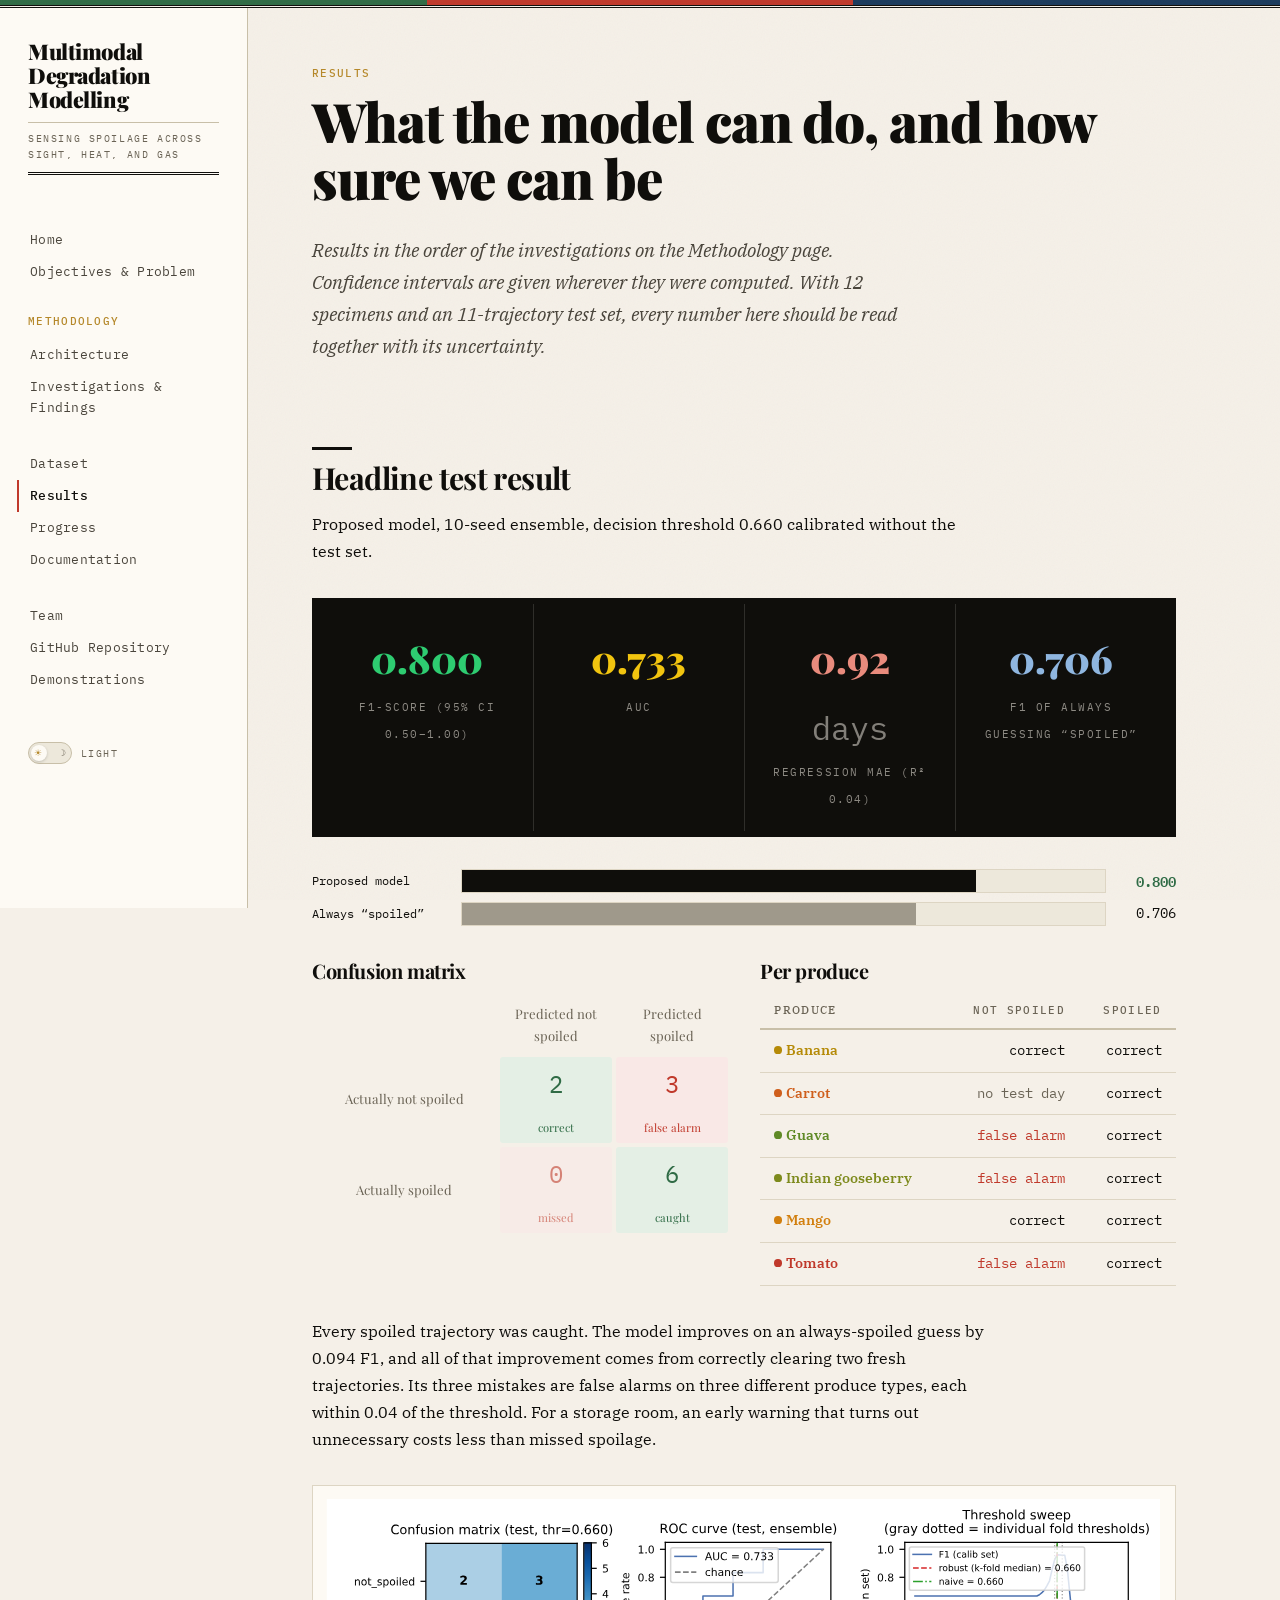
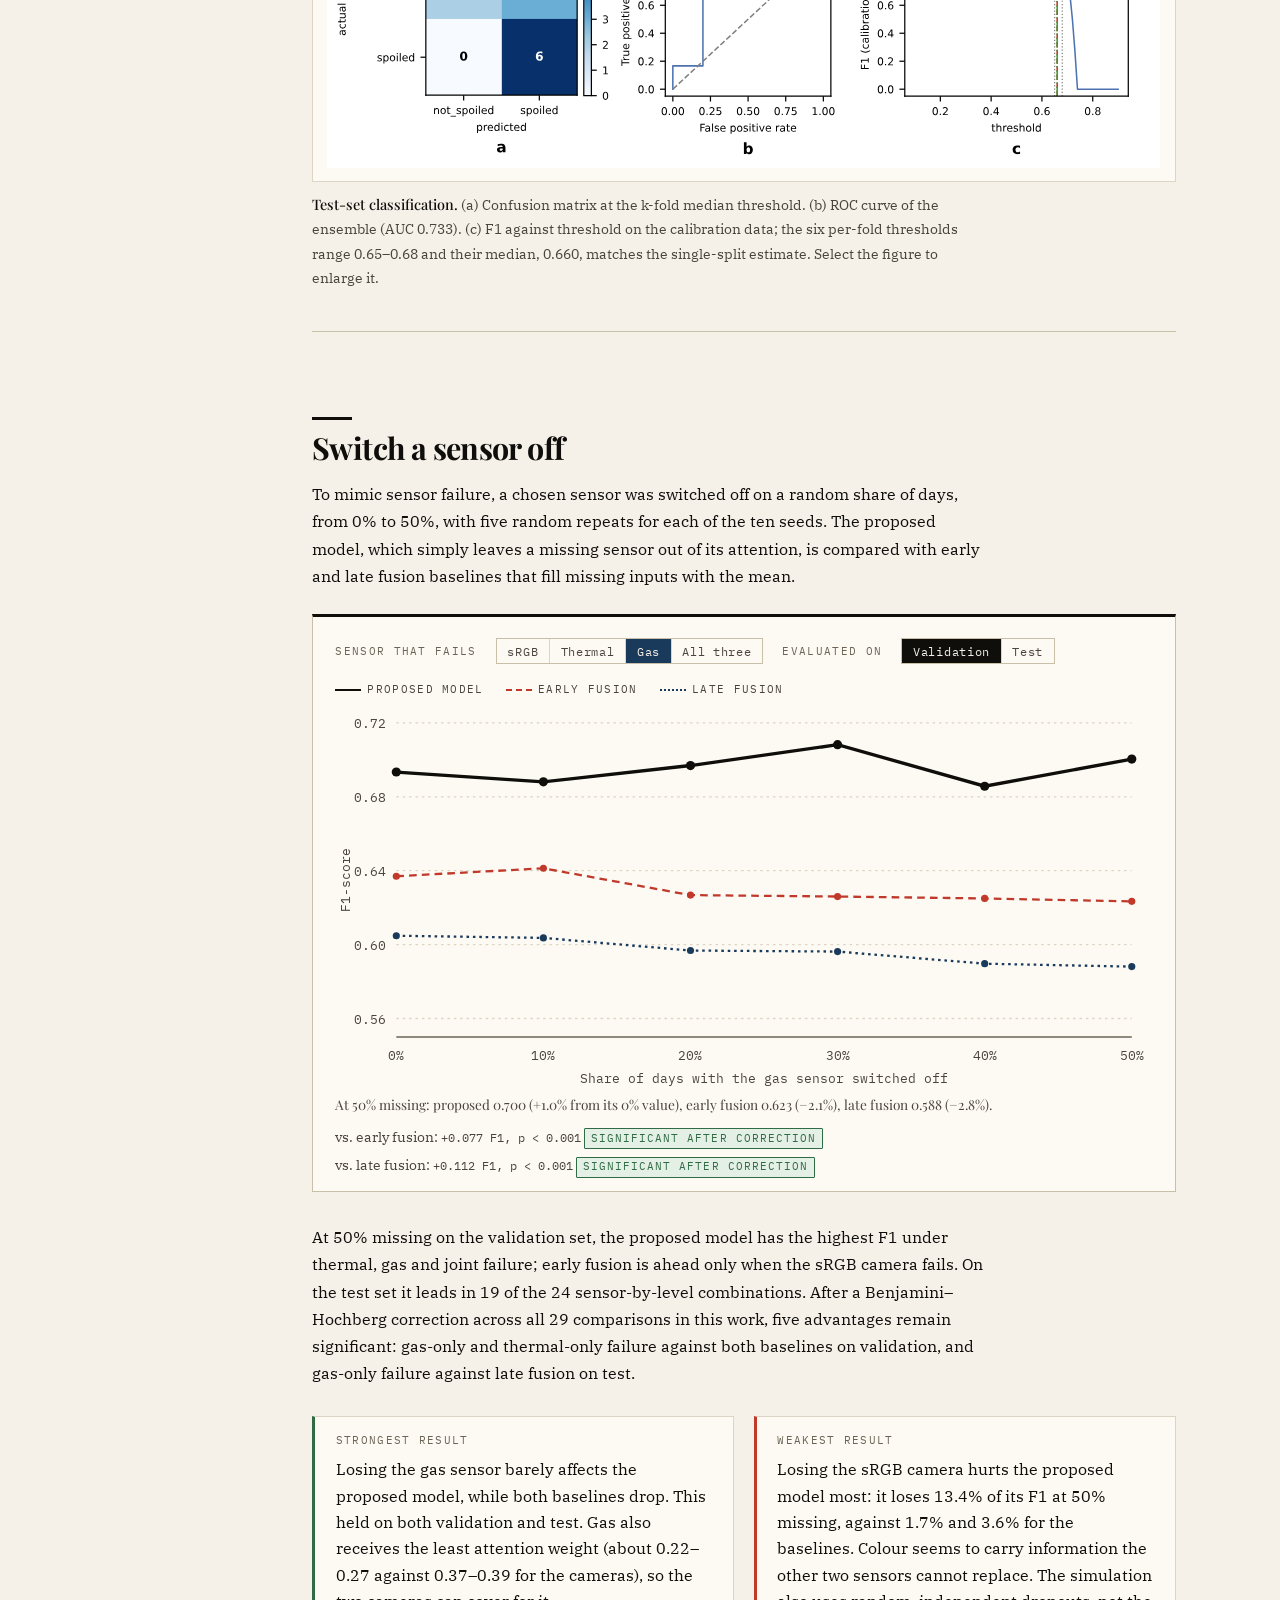
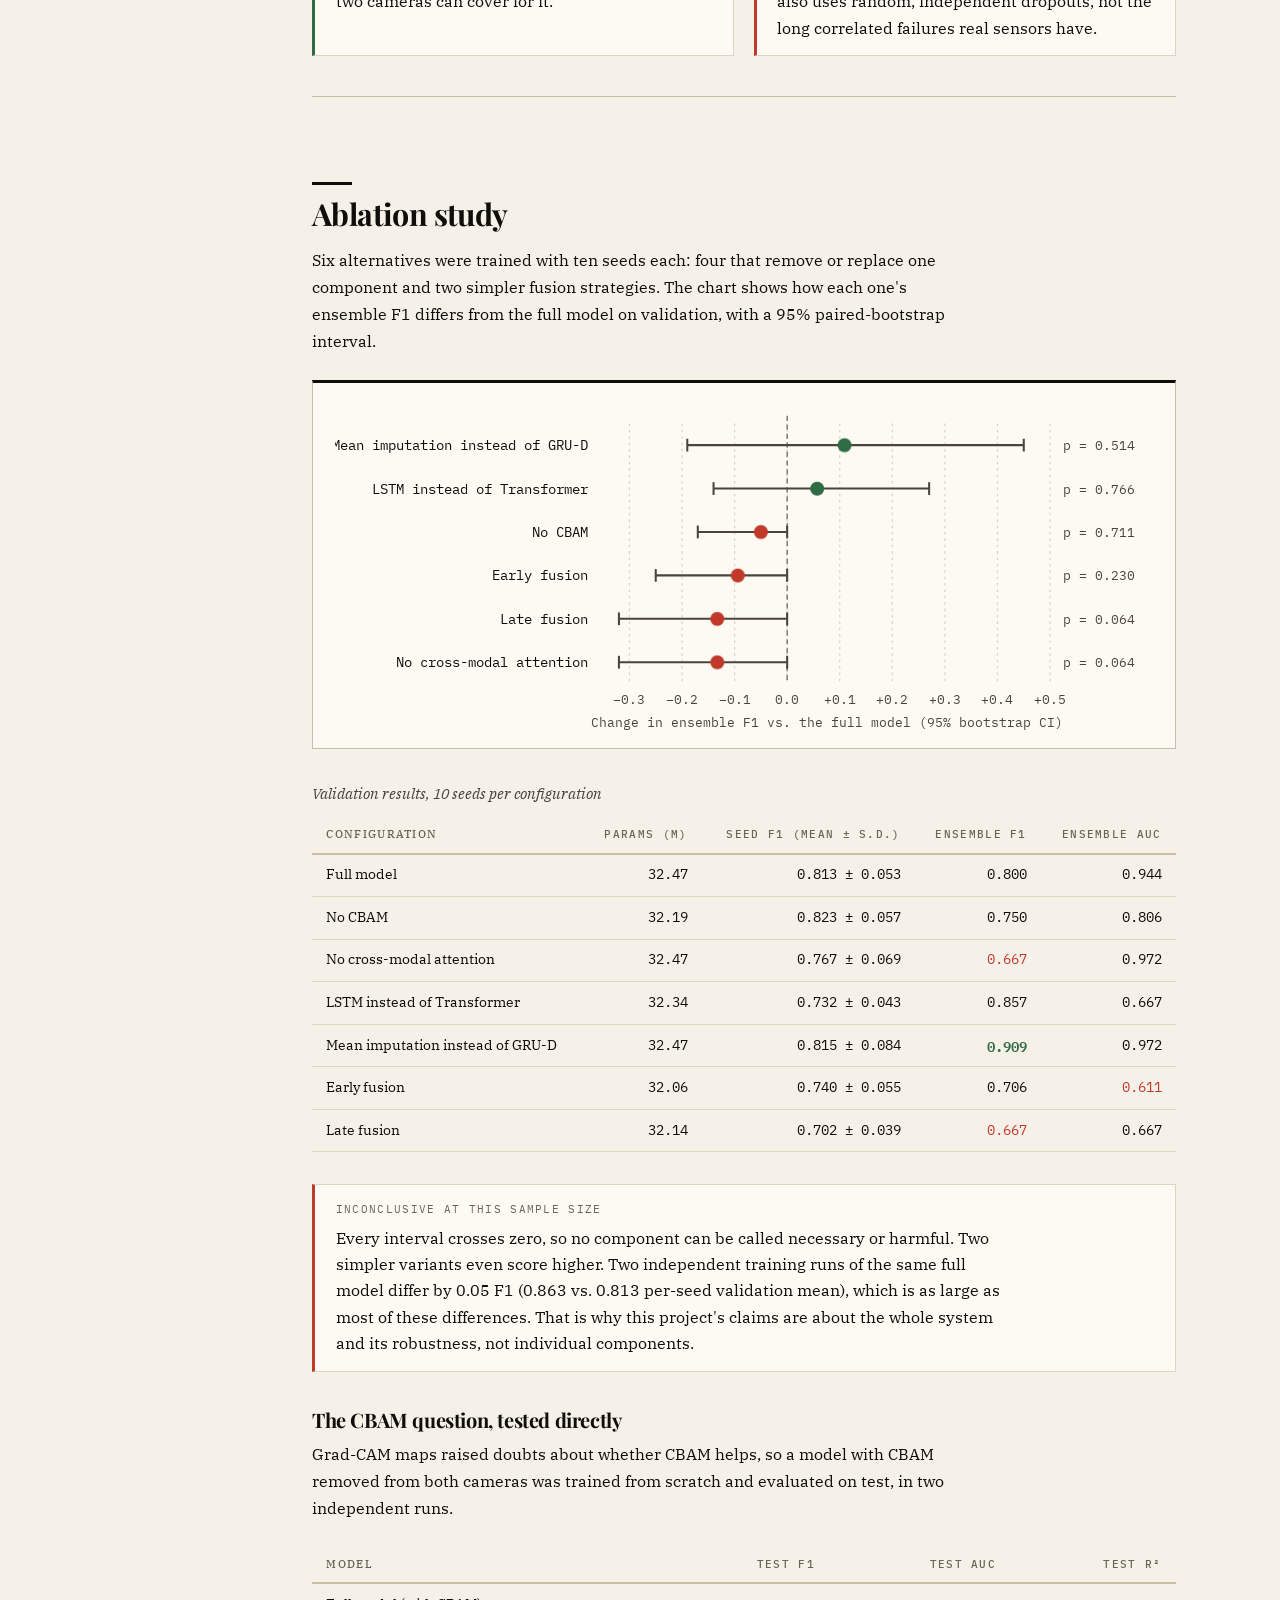
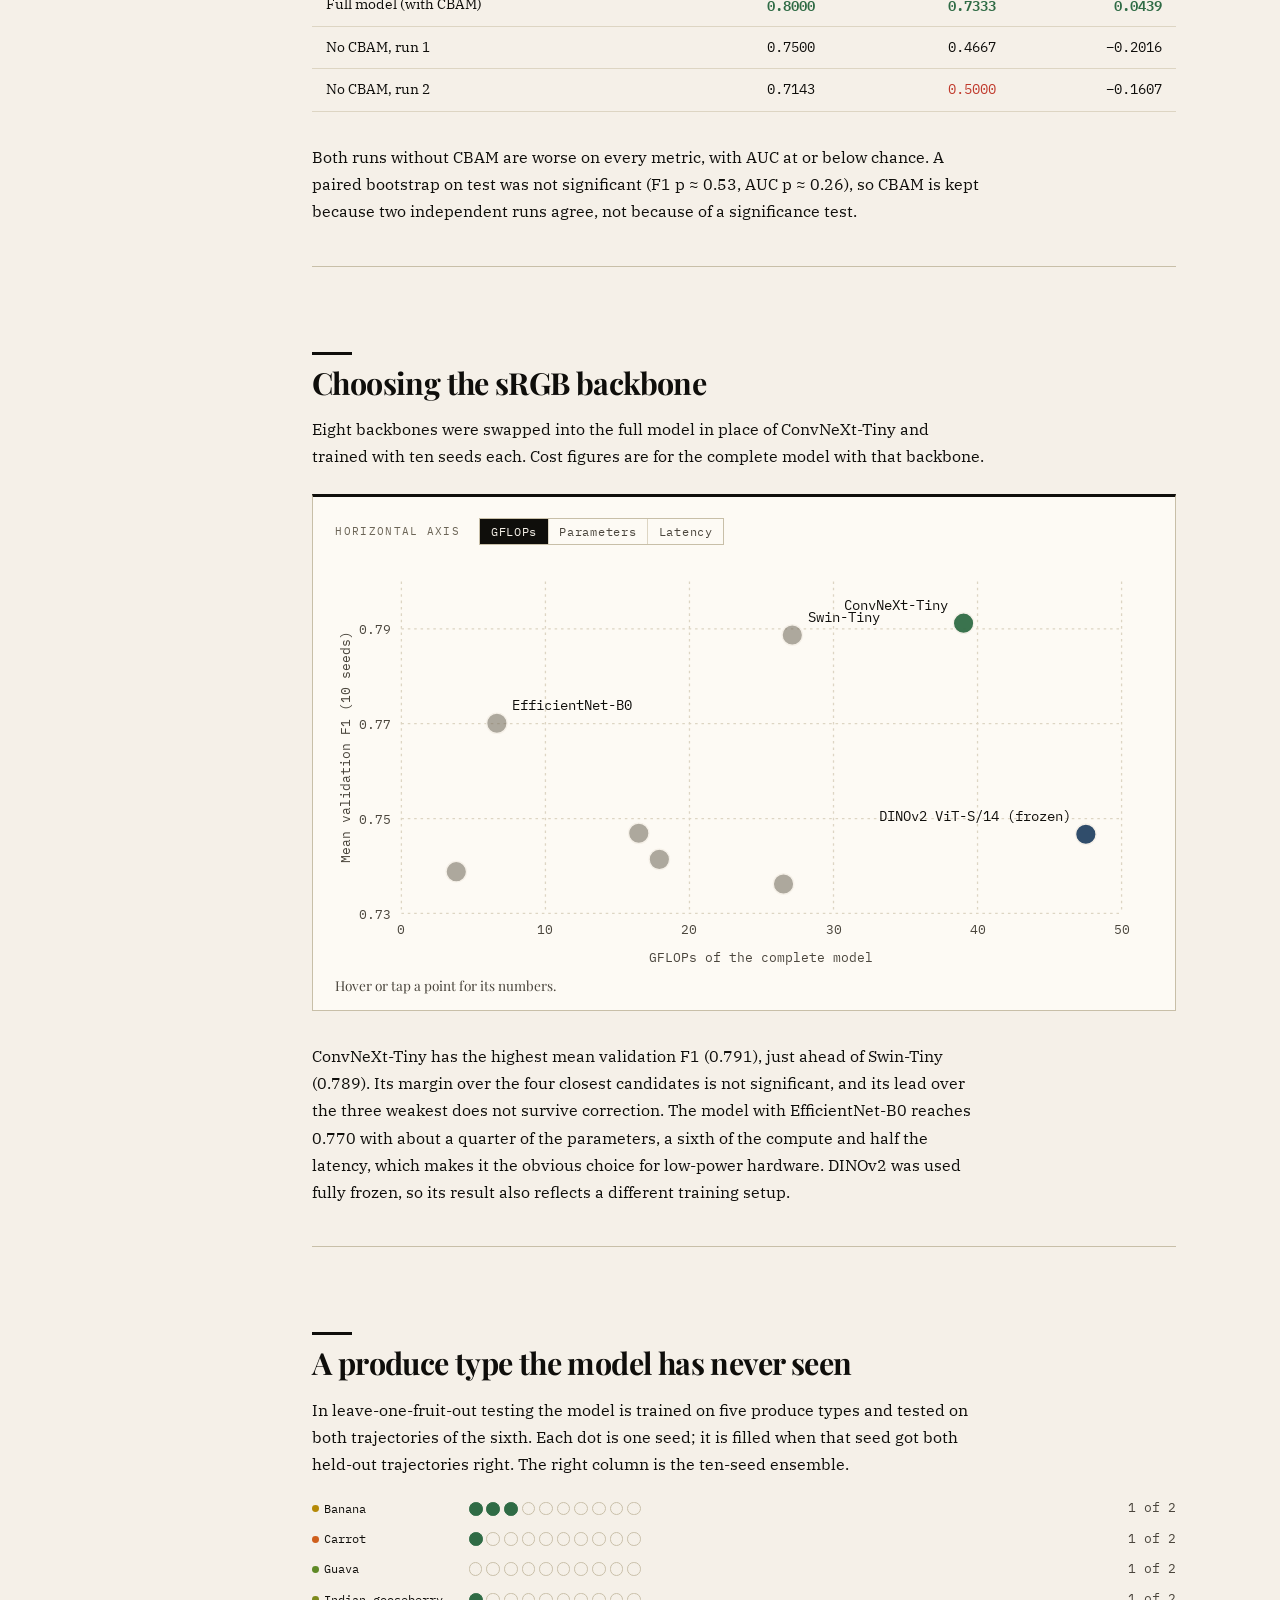
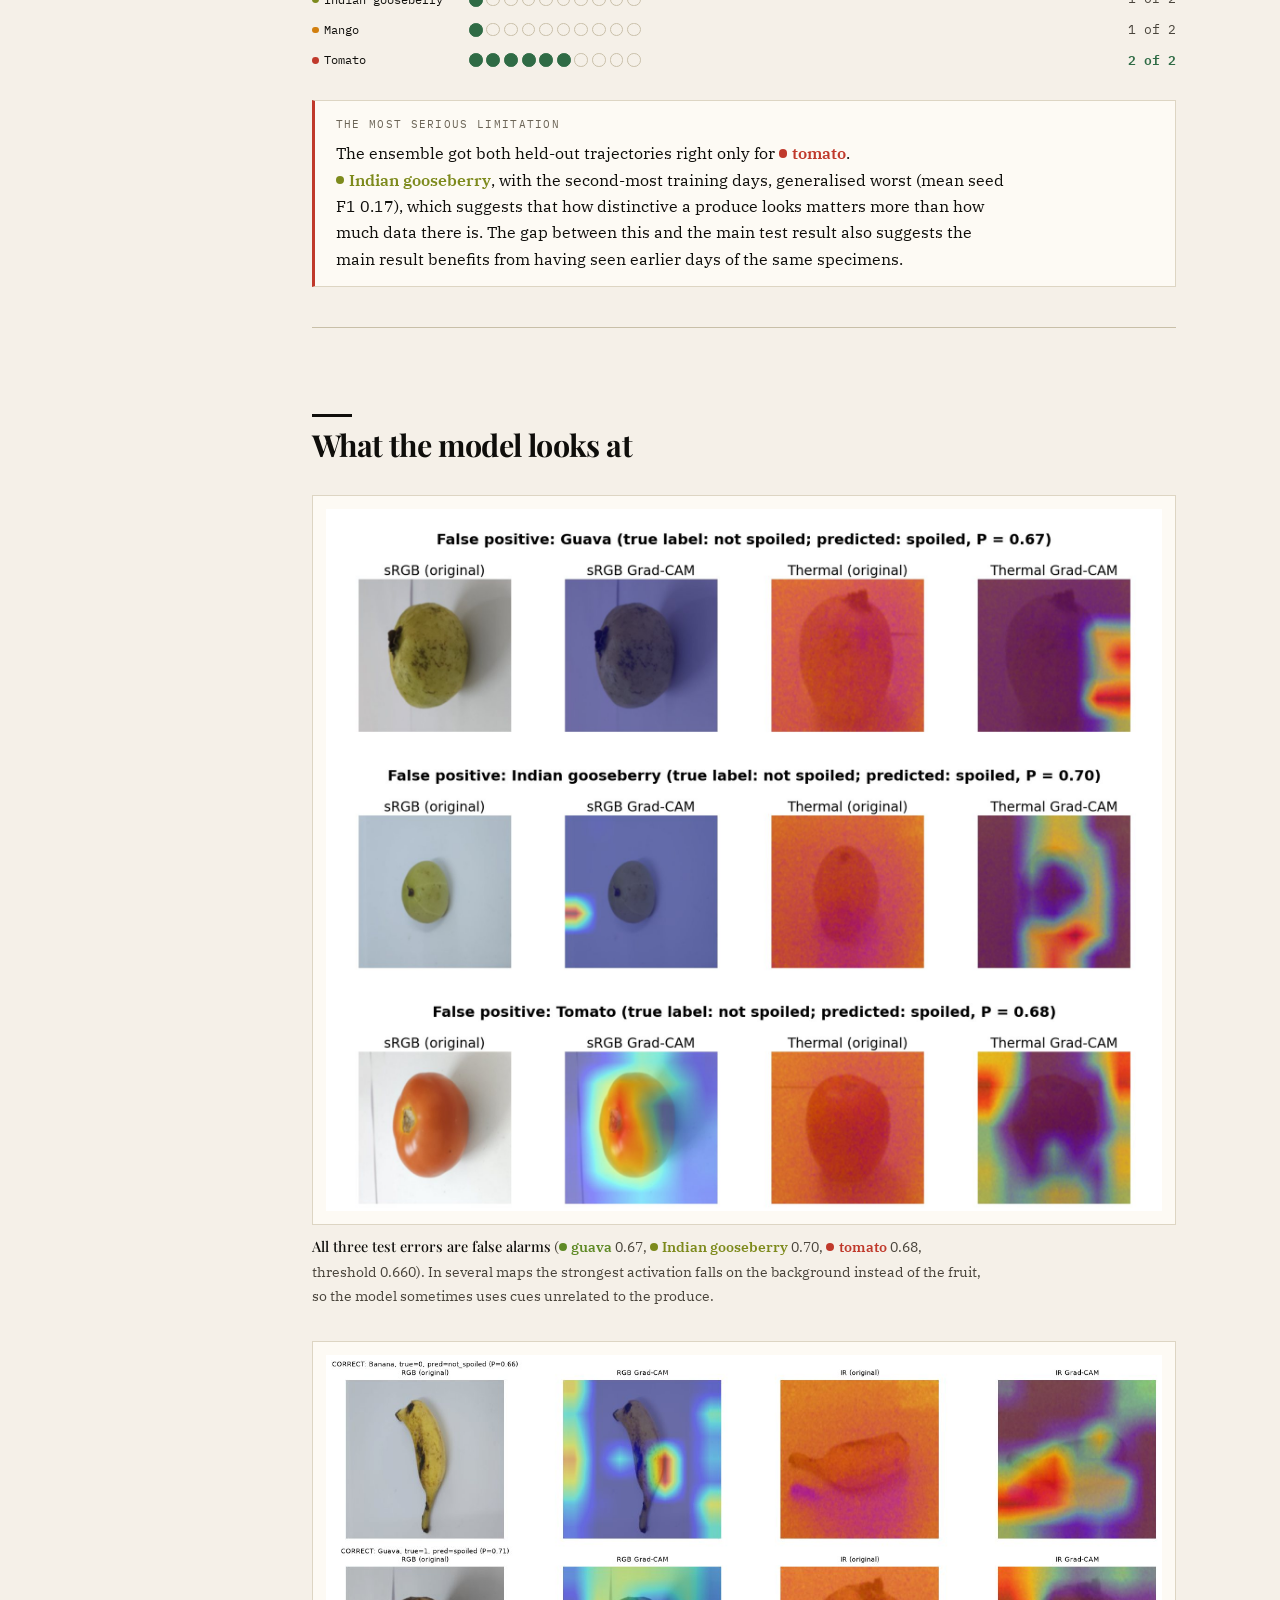
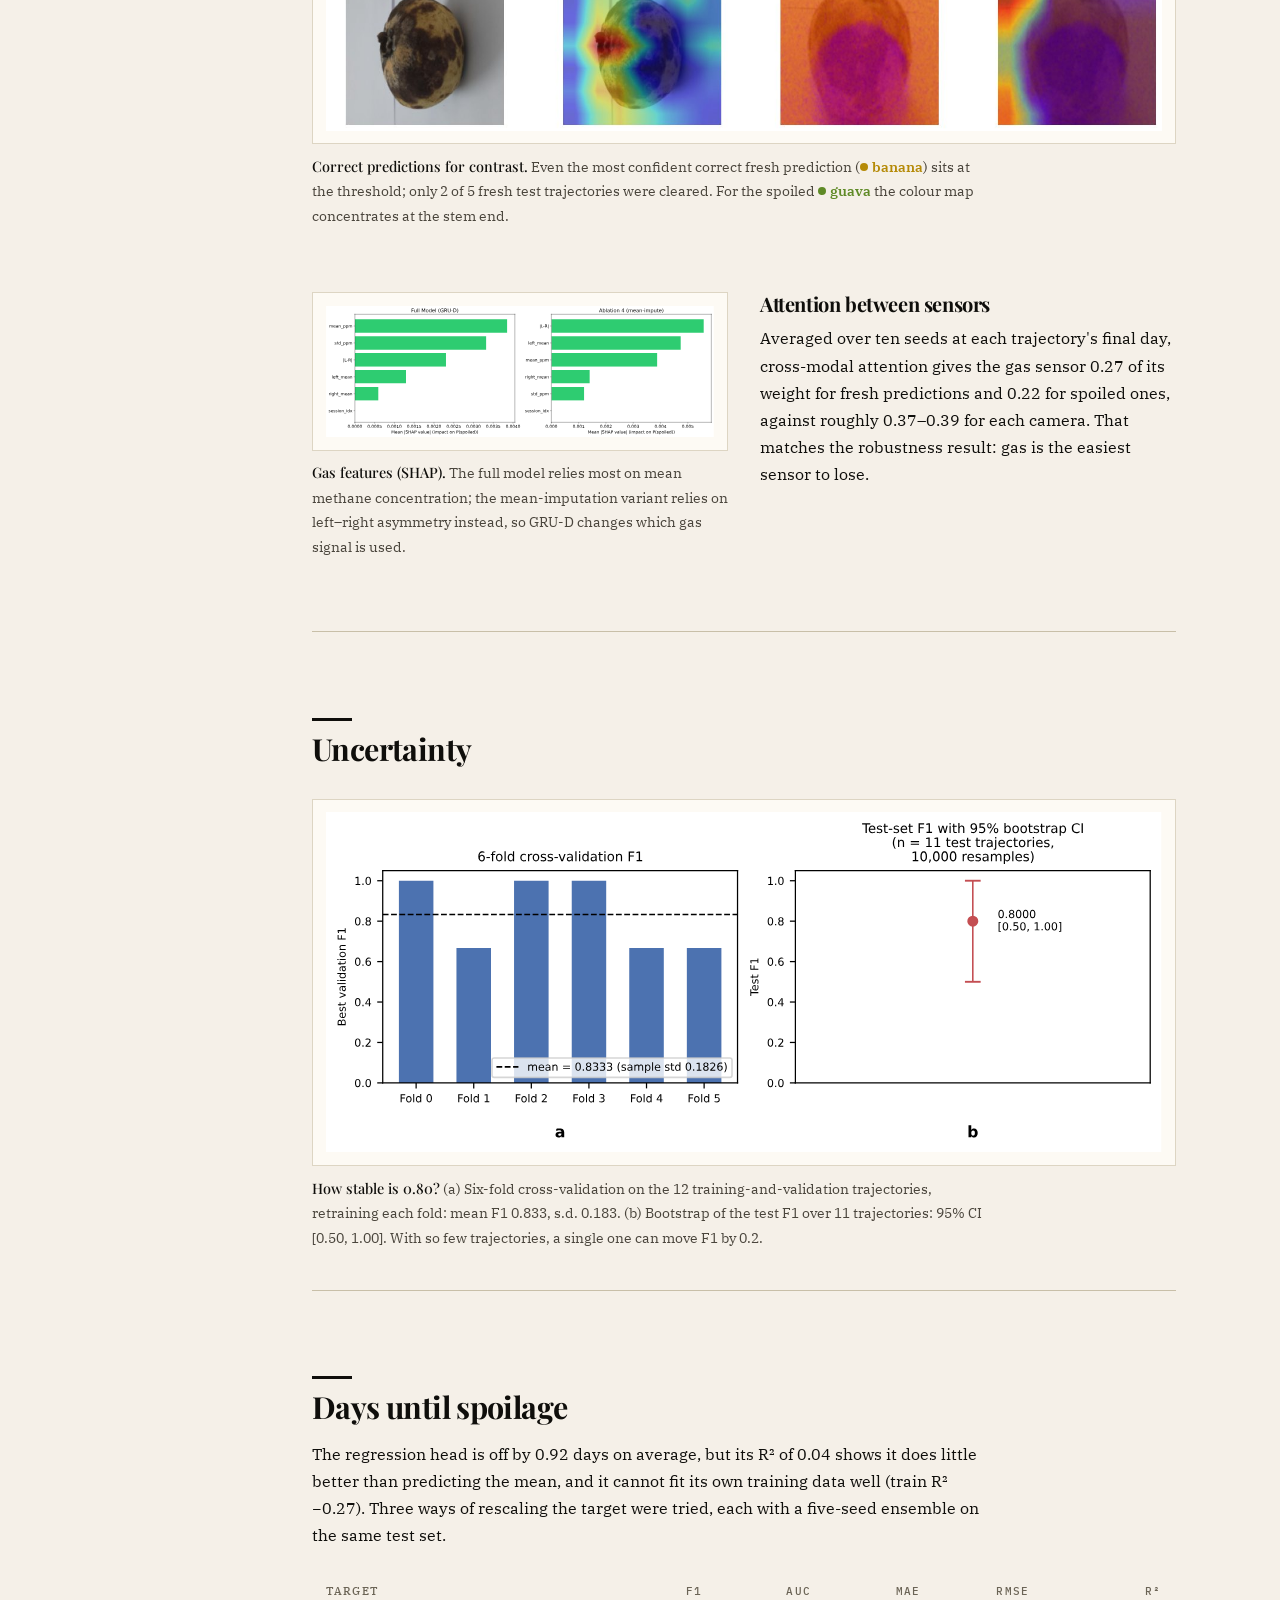
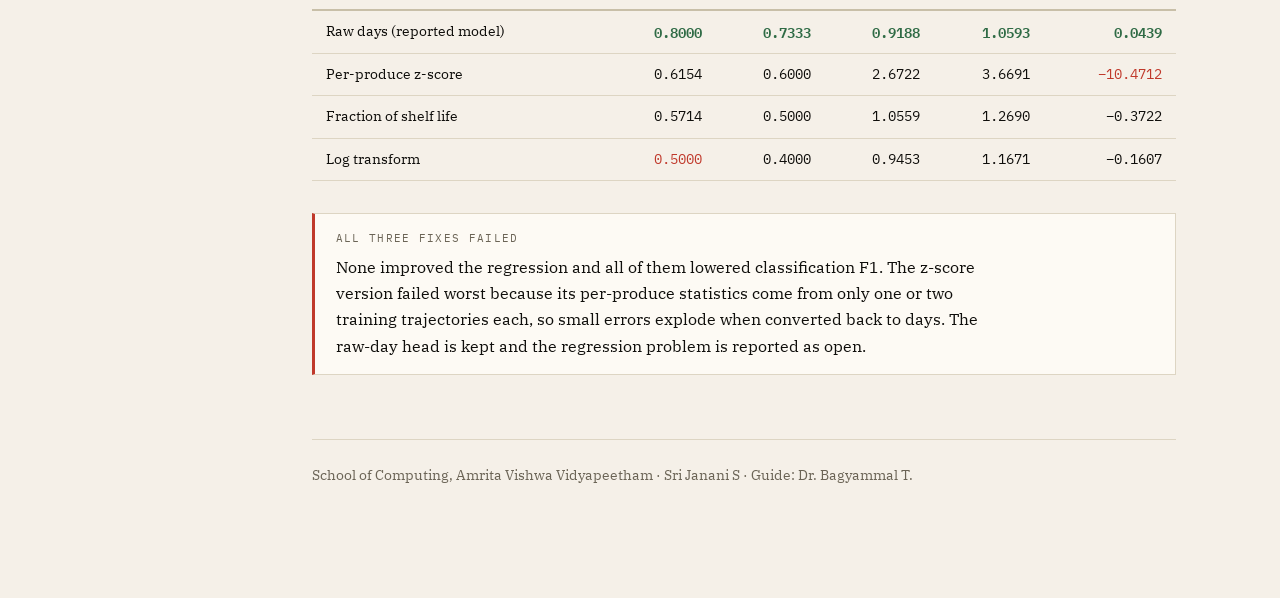
<file: docs/results.html>
<!DOCTYPE html>
<html lang="en">
<head>
<meta charset="UTF-8">
<script>
  (function () {
    var saved = null;
    try { saved = localStorage.getItem('theme'); } catch (e) {}
    var theme = saved || (window.matchMedia && window.matchMedia('(prefers-color-scheme: dark)').matches ? 'dark' : 'light');
    document.documentElement.setAttribute('data-theme', theme);
  })();
</script>
<meta name="viewport" content="width=device-width, initial-scale=1.0">
<title>Results &middot; Multimodal Fruit &amp; Vegetable Degradation Modelling</title>
<meta name="description" content="Test performance, missing-sensor robustness, ablation, backbone benchmark, cross-produce generalisation and interpretability of the trimodal spoilage model.">
<meta property="og:title" content="Results &middot; Multimodal Fruit &amp; Vegetable Degradation Modelling">
<meta property="og:description" content="Test performance, missing-sensor robustness, ablation, backbone benchmark, cross-produce generalisation and interpretability of the trimodal spoilage model.">
<meta property="og:image" content="assets/figures/dataset_samples.jpg">
<link rel="icon" href="data:image/svg+xml,%3Csvg xmlns='http://www.w3.org/2000/svg' viewBox='0 0 30 30'%3E%3Crect width='10' height='30' fill='%233F6B4A'/%3E%3Crect x='10' width='10' height='30' fill='%23C1502E'/%3E%3Crect x='20' width='10' height='30' fill='%233E5C99'/%3E%3C/svg%3E">
<link rel="preconnect" href="https://fonts.googleapis.com">
<link href="https://fonts.googleapis.com/css2?family=Playfair+Display:wght@700;900&family=IBM+Plex+Mono:wght@300;400;500&family=IBM+Plex+Serif:ital,wght@0,400;0,600;1,400&display=swap" rel="stylesheet">
<link rel="stylesheet" href="styles.css">
</head>
<body>

<div class="tri-band"><span class="b-rgb"></span><span class="b-ir"></span><span class="b-gas"></span></div>

<div class="shell">
  <aside class="sidebar">
    <div class="sidebar-head">
      <div>
        <a href="index.html" class="sidebar-brand">Multimodal Degradation Modelling</a>
        <div class="sidebar-tagline">Sensing spoilage across sight, heat, and gas</div>
      </div>
      <button class="menu-toggle" type="button" aria-expanded="false">Menu</button>
    </div>
    <nav aria-label="Site">
      <div class="sidebar-group">
        <a href="index.html" class="nav-link">Home</a>
        <a href="objectives.html" class="nav-link">Objectives &amp; Problem</a>
      </div>
      <div class="sidebar-group">
        <div class="sidebar-group-label">Methodology</div>
        <a href="methodology.html" class="nav-link">Architecture</a>
        <a href="methodology.html#investigations" class="nav-link">Investigations &amp; Findings</a>
      </div>
      <div class="sidebar-group">
        <a href="dataset.html" class="nav-link">Dataset</a>
        <a href="results.html" class="nav-link active" aria-current="page">Results</a>
        <a href="progress.html" class="nav-link">Progress</a>
        <a href="documentation.html" class="nav-link">Documentation</a>
      </div>
      <div class="sidebar-group">
        <a href="team.html" class="nav-link">Team</a>
        <a href="https://github.com/srijanani2073/multimodal-fruit-spoilage-detection" class="nav-link">GitHub Repository</a>
        <a href="documentation.html#demos" class="nav-link">Demonstrations</a>
      </div>
    </nav>
    <button class="theme-toggle" type="button" aria-label="Toggle light and dark mode">
      <span class="toggle-track" aria-hidden="true"><span class="toggle-icon toggle-sun">&#9728;</span><span class="toggle-icon toggle-moon">&#9789;</span><span class="toggle-knob"></span></span>
      <span class="toggle-label" aria-hidden="true"></span>
    </button>
  </aside>

  <main id="main">

    <p class="kicker">Results</p>
    <h1>What the model can do, and how sure we can be</h1>
    <p class="lede">
      Results in the order of the investigations on the Methodology page. Confidence intervals are
      given wherever they were computed. With 12 specimens and an 11-trajectory test set, every
      number here should be read together with its uncertainty.
    </p>

    <h2 id="headline">Headline test result</h2>
    <p>Proposed model, 10-seed ensemble, decision threshold 0.660 calibrated without the test set.</p>
    <div class="metric-strip banner" role="list">
      <div class="metric" role="listitem"><span class="value">0.800</span><span class="label">F1-score (95% CI 0.50&ndash;1.00)</span></div>
      <div class="metric" role="listitem"><span class="value">0.733</span><span class="label">AUC</span></div>
      <div class="metric" role="listitem"><span class="value">0.92<small> days</small></span><span class="label">Regression MAE (R&sup2; 0.04)</span></div>
      <div class="metric" role="listitem"><span class="value">0.706</span><span class="label">F1 of always guessing &ldquo;spoiled&rdquo;</span></div>
    </div>

    <div class="versus" aria-label="Proposed model F1 against always guessing spoiled">
      <div class="race-row full lead"><span>Proposed model</span><span class="race-track"><span style="width:80%"></span></span><span class="rv">0.800</span></div>
      <div class="race-row late"><span>Always &ldquo;spoiled&rdquo;</span><span class="race-track"><span style="width:70.6%"></span></span><span class="rv">0.706</span></div>
    </div>

    <div class="two-col">
      <div>
        <h3 style="margin-top:0.4em">Confusion matrix</h3>
        <div class="cm" role="table" aria-label="Confusion matrix on 11 test trajectories">
          <span class="h"></span><span class="h">Predicted not spoiled</span><span class="h">Predicted spoiled</span>
          <span class="h">Actually not spoiled</span><span class="c tn">2<small>correct</small></span><span class="c fp">3<small>false alarm</small></span>
          <span class="h">Actually spoiled</span><span class="c fn">0<small>missed</small></span><span class="c tp">6<small>caught</small></span>
        </div>
      </div>
      <div>
        <h3 style="margin-top:0.4em">Per produce</h3>
        <div class="table-wrap" style="margin-top:0.6rem">
          <table class="data" style="margin:0">
            <thead><tr><th>Produce</th><th>Not spoiled</th><th>Spoiled</th></tr></thead>
            <tbody>
              <tr><td>Banana</td><td>correct</td><td>correct</td></tr>
              <tr><td>Carrot</td><td class="muted">no test day</td><td>correct</td></tr>
              <tr><td>Guava</td><td class="worst">false alarm</td><td>correct</td></tr>
              <tr><td>Indian gooseberry</td><td class="worst">false alarm</td><td>correct</td></tr>
              <tr><td>Mango</td><td>correct</td><td>correct</td></tr>
              <tr><td>Tomato</td><td class="worst">false alarm</td><td>correct</td></tr>
            </tbody>
          </table>
        </div>
      </div>
    </div>
    <p>
      Every spoiled trajectory was caught. The model improves on an always-spoiled guess by
      0.094 F1, and all of that improvement comes from correctly clearing two fresh trajectories.
      Its three mistakes are false alarms on three different produce types, each within 0.04 of the
      threshold. For a storage room, an early warning that turns out unnecessary costs less than
      missed spoilage.
    </p>
    <figure class="fig ">
      <a class="plate" href="assets/figures/fig2.svg"><img src="assets/figures/fig2.svg" alt="Confusion matrix, ROC curve and threshold sweep"></a>
      <figcaption><b>Test-set classification.</b> (a) Confusion matrix at the k-fold median threshold. (b) ROC curve of the ensemble (AUC 0.733). (c) F1 against threshold on the calibration data; the six per-fold thresholds range 0.65&ndash;0.68 and their median, 0.660, matches the single-split estimate. Select the figure to enlarge it.</figcaption>
    </figure>

    <hr class="rule">

    <h2 id="robustness">Switch a sensor off</h2>
    <p>
      To mimic sensor failure, a chosen sensor was switched off on a random share of days, from 0%
      to 50%, with five random repeats for each of the ten seeds. The proposed model, which simply
      leaves a missing sensor out of its attention, is compared with early and late fusion
      baselines that fill missing inputs with the mean.
    </p>

    <div class="chart-card" id="robustness-card">
      <section id="robustness-explorer">
        <div class="controls">
          <span class="ctl-label">Sensor that fails</span>
          <span class="seg" role="group" aria-label="Sensor that fails">
            <button type="button" class="rgb" data-pattern="rgb">sRGB</button>
            <button type="button" class="ir" data-pattern="ir">Thermal</button>
            <button type="button" class="gas" data-pattern="gas">Gas</button>
            <button type="button" data-pattern="joint">All three</button>
          </span>
          <span class="ctl-label">Evaluated on</span>
          <span class="seg" role="group" aria-label="Evaluation set">
            <button type="button" data-split="val">Validation</button>
            <button type="button" data-split="test">Test</button>
          </span>
        </div>
        <div class="chart-legend"><span><i class="sw"></i>Proposed model</span><span><i class="sw early"></i>Early fusion</span><span><i class="sw late"></i>Late fusion</span></div>
        <div class="chart"></div>
        <div class="chart-readout"></div>
        <div class="sig-box small" style="margin-top:0.6rem;display:grid;gap:0.3rem"></div>
      </section>
    </div>

    <p>
      At 50% missing on the validation set, the proposed model has the highest F1 under thermal,
      gas and joint failure; early fusion is ahead only when the sRGB camera fails. On the test set
      it leads in 19 of the 24 sensor-by-level combinations. After a Benjamini&ndash;Hochberg
      correction across all 29 comparisons in this work, five advantages remain significant:
      gas-only and thermal-only failure against both baselines on validation, and gas-only failure
      against late fusion on test.
    </p>
    <div class="split-callouts">
      <div class="callout finding">
        <div class="callout-label">Strongest result</div>
        <p>
          Losing the gas sensor barely affects the proposed model, while both baselines drop. This
          held on both validation and test. Gas also receives the least attention weight (about
          0.22&ndash;0.27 against 0.37&ndash;0.39 for the cameras), so the two cameras can cover for it.
        </p>
      </div>
      <div class="callout limitation">
        <div class="callout-label">Weakest result</div>
        <p>
          Losing the sRGB camera hurts the proposed model most: it loses 13.4% of its F1 at 50%
          missing, against 1.7% and 3.6% for the baselines. Colour seems to carry information the
          other two sensors cannot replace. The simulation also uses random, independent dropouts,
          not the long correlated failures real sensors have.
        </p>
      </div>
    </div>

    <hr class="rule">

    <h2 id="ablation">Ablation study</h2>
    <p>
      Six alternatives were trained with ten seeds each: four that remove or replace one component
      and two simpler fusion strategies. The chart shows how each one's ensemble F1 differs from the
      full model on validation, with a 95% paired-bootstrap interval.
    </p>
    <div class="chart-card">
      <div class="chart" id="ablation-chart"></div>
    </div>
    <div class="table-wrap">
      <table class="data">
        <caption>Validation results, 10 seeds per configuration</caption>
        <thead><tr><th>Configuration</th><th>Params (M)</th><th>Seed F1 (mean &plusmn; s.d.)</th><th>Ensemble F1</th><th>Ensemble AUC</th></tr></thead>
        <tbody>
          <tr><td>Full model</td><td>32.47</td><td>0.813 &plusmn; 0.053</td><td>0.800</td><td>0.944</td></tr>
          <tr><td>No CBAM</td><td>32.19</td><td>0.823 &plusmn; 0.057</td><td>0.750</td><td>0.806</td></tr>
          <tr><td>No cross-modal attention</td><td>32.47</td><td>0.767 &plusmn; 0.069</td><td class="worst">0.667</td><td>0.972</td></tr>
          <tr><td>LSTM instead of Transformer</td><td>32.34</td><td>0.732 &plusmn; 0.043</td><td>0.857</td><td>0.667</td></tr>
          <tr><td>Mean imputation instead of GRU-D</td><td>32.47</td><td>0.815 &plusmn; 0.084</td><td class="best">0.909</td><td>0.972</td></tr>
          <tr><td>Early fusion</td><td>32.06</td><td>0.740 &plusmn; 0.055</td><td>0.706</td><td class="worst">0.611</td></tr>
          <tr><td>Late fusion</td><td>32.14</td><td>0.702 &plusmn; 0.039</td><td class="worst">0.667</td><td>0.667</td></tr>
        </tbody>
      </table>
    </div>
    <div class="callout limitation">
      <div class="callout-label">Inconclusive at this sample size</div>
      <p>
        Every interval crosses zero, so no component can be called necessary or harmful. Two
        simpler variants even score higher. Two independent training runs of the same full model
        differ by 0.05 F1 (0.863 vs. 0.813 per-seed validation mean), which is as large as most of
        these differences. That is why this project's claims are about the whole system and its
        robustness, not individual components.
      </p>
    </div>

    <h3>The CBAM question, tested directly</h3>
    <p>
      Grad-CAM maps raised doubts about whether CBAM helps, so a model with CBAM removed from both
      cameras was trained from scratch and evaluated on test, in two independent runs.
    </p>
    <div class="table-wrap">
      <table class="data">
        <thead><tr><th>Model</th><th>Test F1</th><th>Test AUC</th><th>Test R&sup2;</th></tr></thead>
        <tbody>
          <tr><td>Full model (with CBAM)</td><td class="best">0.8000</td><td class="best">0.7333</td><td class="best">0.0439</td></tr>
          <tr><td>No CBAM, run 1</td><td>0.7500</td><td>0.4667</td><td>&minus;0.2016</td></tr>
          <tr><td>No CBAM, run 2</td><td>0.7143</td><td class="worst">0.5000</td><td>&minus;0.1607</td></tr>
        </tbody>
      </table>
    </div>
    <p>
      Both runs without CBAM are worse on every metric, with AUC at or below chance. A paired
      bootstrap on test was not significant (F1 p &asymp; 0.53, AUC p &asymp; 0.26), so CBAM is kept
      because two independent runs agree, not because of a significance test.
    </p>

    <hr class="rule">

    <h2 id="backbone">Choosing the sRGB backbone</h2>
    <p>
      Eight backbones were swapped into the full model in place of ConvNeXt-Tiny and trained with
      ten seeds each. Cost figures are for the complete model with that backbone.
    </p>
    <div class="chart-card" id="backbone-explorer">
      <div class="controls">
        <span class="ctl-label">Horizontal axis</span>
        <span class="seg" role="group" aria-label="Horizontal axis">
          <button type="button" data-x="flops">GFLOPs</button>
          <button type="button" data-x="params">Parameters</button>
          <button type="button" data-x="lat">Latency</button>
        </span>
      </div>
      <div class="chart"></div>
      <div class="chart-readout"></div>
    </div>
    <p>
      ConvNeXt-Tiny has the highest mean validation F1 (0.791), just ahead of Swin-Tiny (0.789).
      Its margin over the four closest candidates is not significant, and its lead over the three
      weakest does not survive correction. The model with EfficientNet-B0 reaches 0.770 with about
      a quarter of the parameters, a sixth of the compute and half the latency, which makes it the
      obvious choice for low-power hardware. DINOv2 was used fully frozen, so its result also
      reflects a different training setup.
    </p>

    <hr class="rule">

    <h2 id="lofo">A produce type the model has never seen</h2>
    <p>
      In leave-one-fruit-out testing the model is trained on five produce types and tested on both
      trajectories of the sixth. Each dot is one seed; it is filled when that seed got both
      held-out trajectories right. The right column is the ten-seed ensemble.
    </p>
    <div class="lofo">
      <div class="lofo-row"><span class="ln">Banana</span><span class="lofo-dots" aria-label="3 of 10 seeds got both right"><i class="ok"></i><i class="ok"></i><i class="ok"></i><i></i><i></i><i></i><i></i><i></i><i></i><i></i></span><span class="ens">1 of 2</span></div>
      <div class="lofo-row"><span class="ln">Carrot</span><span class="lofo-dots" aria-label="1 of 10 seeds got both right"><i class="ok"></i><i></i><i></i><i></i><i></i><i></i><i></i><i></i><i></i><i></i></span><span class="ens">1 of 2</span></div>
      <div class="lofo-row"><span class="ln">Guava</span><span class="lofo-dots" aria-label="0 of 10 seeds got both right"><i></i><i></i><i></i><i></i><i></i><i></i><i></i><i></i><i></i><i></i></span><span class="ens">1 of 2</span></div>
      <div class="lofo-row"><span class="ln">Indian gooseberry</span><span class="lofo-dots" aria-label="1 of 10 seeds got both right"><i class="ok"></i><i></i><i></i><i></i><i></i><i></i><i></i><i></i><i></i><i></i></span><span class="ens">1 of 2</span></div>
      <div class="lofo-row"><span class="ln">Mango</span><span class="lofo-dots" aria-label="1 of 10 seeds got both right"><i class="ok"></i><i></i><i></i><i></i><i></i><i></i><i></i><i></i><i></i><i></i></span><span class="ens">1 of 2</span></div>
      <div class="lofo-row"><span class="ln">Tomato</span><span class="lofo-dots" aria-label="6 of 10 seeds got both right"><i class="ok"></i><i class="ok"></i><i class="ok"></i><i class="ok"></i><i class="ok"></i><i class="ok"></i><i></i><i></i><i></i><i></i></span><span class="ens full">2 of 2</span></div>
    </div>
    <div class="callout limitation">
      <div class="callout-label">The most serious limitation</div>
      <p>
        The ensemble got both held-out trajectories right only for tomato. Indian gooseberry, with
        the second-most training days, generalised worst (mean seed F1 0.17), which suggests that how
        distinctive a produce looks matters more than how much data there is. The gap between this
        and the main test result also suggests the main result benefits from having seen earlier
        days of the same specimens.
      </p>
    </div>

    <hr class="rule">

    <h2 id="interpretability">What the model looks at</h2>
    <figure class="fig ">
      <a class="plate" href="assets/figures/gradcam_misclassified.jpg"><img src="assets/figures/gradcam_misclassified.jpg" alt="Grad-CAM on the three test misclassifications"></a>
      <figcaption><b>All three test errors are false alarms</b> (guava 0.67, Indian gooseberry 0.70, tomato 0.68, threshold 0.660). In several maps the strongest activation falls on the background instead of the fruit, so the model sometimes uses cues unrelated to the produce.</figcaption>
    </figure>
    <figure class="fig ">
      <a class="plate" href="assets/figures/gradcam_correct.jpg"><img src="assets/figures/gradcam_correct.jpg" alt="Grad-CAM on correct test predictions"></a>
      <figcaption><b>Correct predictions for contrast.</b> Even the most confident correct fresh prediction (banana) sits at the threshold; only 2 of 5 fresh test trajectories were cleared. For the spoiled guava the colour map concentrates at the stem end.</figcaption>
    </figure>
    <div class="two-col">
      <figure class="fig ">
      <a class="plate" href="assets/figures/figS1.svg"><img src="assets/figures/figS1.svg" alt="SHAP importance of the six gas features"></a>
      <figcaption><b>Gas features (SHAP).</b> The full model relies most on mean methane concentration; the mean-imputation variant relies on left&ndash;right asymmetry instead, so GRU-D changes which gas signal is used.</figcaption>
    </figure>
      <div>
        <h3 style="margin-top:2rem">Attention between sensors</h3>
        <p>
          Averaged over ten seeds at each trajectory's final day, cross-modal attention gives the gas
          sensor 0.27 of its weight for fresh predictions and 0.22 for spoiled ones, against roughly
          0.37&ndash;0.39 for each camera. That matches the robustness result: gas is the easiest
          sensor to lose.
        </p>
      </div>
    </div>

    <hr class="rule">

    <h2 id="uncertainty">Uncertainty</h2>
    <figure class="fig ">
      <a class="plate" href="assets/figures/fig8.svg"><img src="assets/figures/fig8.svg" alt="Cross-validation F1 per fold and bootstrap interval of the test F1"></a>
      <figcaption><b>How stable is 0.80?</b> (a) Six-fold cross-validation on the 12 training-and-validation trajectories, retraining each fold: mean F1 0.833, s.d. 0.183. (b) Bootstrap of the test F1 over 11 trajectories: 95% CI [0.50, 1.00]. With so few trajectories, a single one can move F1 by 0.2.</figcaption>
    </figure>

    <hr class="rule">

    <h2 id="regression">Days until spoilage</h2>
    <p>
      The regression head is off by 0.92 days on average, but its R&sup2; of 0.04 shows it does
      little better than predicting the mean, and it cannot fit its own training data well
      (train R&sup2; &minus;0.27). Three ways of rescaling the target were tried, each with a
      five-seed ensemble on the same test set.
    </p>
    <div class="table-wrap">
      <table class="data">
        <thead><tr><th>Target</th><th>F1</th><th>AUC</th><th>MAE</th><th>RMSE</th><th>R&sup2;</th></tr></thead>
        <tbody>
          <tr><td>Raw days (reported model)</td><td class="best">0.8000</td><td class="best">0.7333</td><td class="best">0.9188</td><td class="best">1.0593</td><td class="best">0.0439</td></tr>
          <tr><td>Per-produce z-score</td><td>0.6154</td><td>0.6000</td><td>2.6722</td><td>3.6691</td><td class="worst">&minus;10.4712</td></tr>
          <tr><td>Fraction of shelf life</td><td>0.5714</td><td>0.5000</td><td>1.0559</td><td>1.2690</td><td>&minus;0.3722</td></tr>
          <tr><td>Log transform</td><td class="worst">0.5000</td><td>0.4000</td><td>0.9453</td><td>1.1671</td><td>&minus;0.1607</td></tr>
        </tbody>
      </table>
    </div>
    <div class="callout limitation">
      <div class="callout-label">All three fixes failed</div>
      <p>
        None improved the regression and all of them lowered classification F1. The z-score version
        failed worst because its per-produce statistics come from only one or two training
        trajectories each, so small errors explode when converted back to days. The raw-day head is
        kept and the regression problem is reported as open.
      </p>
    </div>

    <footer class="page-footer">
      <p>School of Computing, Amrita Vishwa Vidyapeetham &middot; Sri Janani S &middot; Guide: Dr. Bagyammal T.</p>
    </footer>
  </main>
</div>

<script src="theme.js"></script>
<script src="site.js"></script>
</body>
</html>
</file>
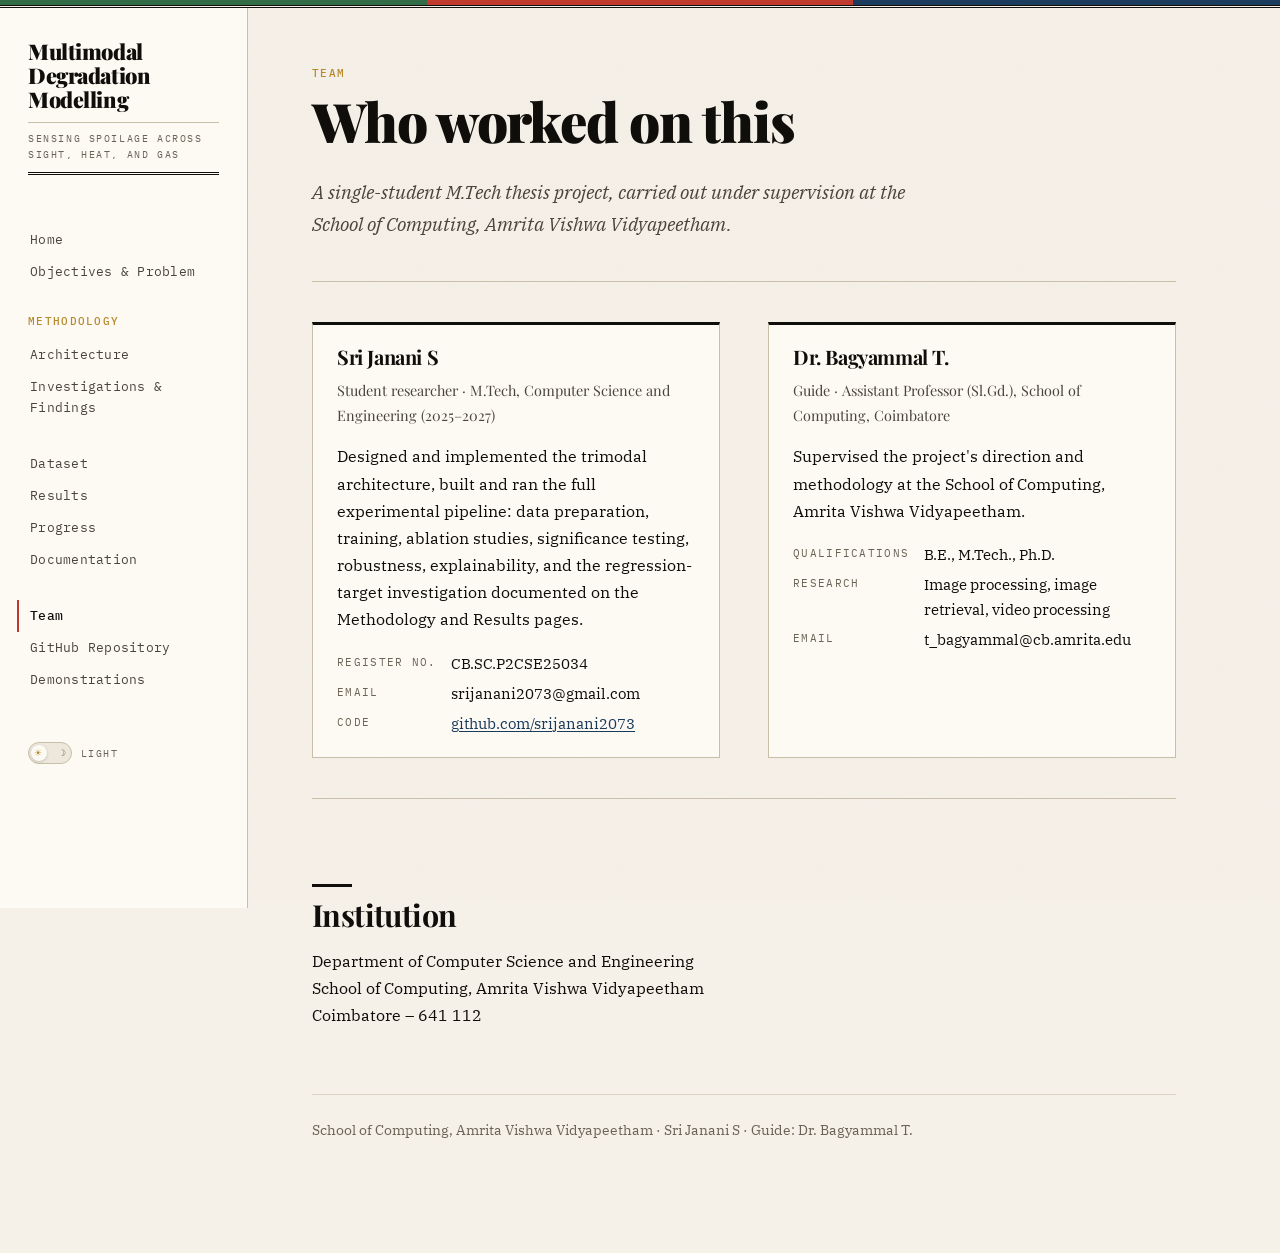
<file: docs/team.html>
<!DOCTYPE html>
<html lang="en">
<head>
<meta charset="UTF-8">
<script>
  (function () {
    var saved = null;
    try { saved = localStorage.getItem('theme'); } catch (e) {}
    var theme = saved || (window.matchMedia && window.matchMedia('(prefers-color-scheme: dark)').matches ? 'dark' : 'light');
    document.documentElement.setAttribute('data-theme', theme);
  })();
</script>
<meta name="viewport" content="width=device-width, initial-scale=1.0">
<title>Team &middot; Multimodal Fruit &amp; Vegetable Degradation Modelling</title>
<meta name="description" content="The student and guide behind the trimodal spoilage detection thesis at Amrita School of Computing, Coimbatore.">
<meta property="og:title" content="Team &middot; Multimodal Fruit &amp; Vegetable Degradation Modelling">
<meta property="og:description" content="The student and guide behind the trimodal spoilage detection thesis at Amrita School of Computing, Coimbatore.">
<meta property="og:image" content="assets/figures/dataset_samples.jpg">
<link rel="icon" href="data:image/svg+xml,%3Csvg xmlns='http://www.w3.org/2000/svg' viewBox='0 0 30 30'%3E%3Crect width='10' height='30' fill='%233F6B4A'/%3E%3Crect x='10' width='10' height='30' fill='%23C1502E'/%3E%3Crect x='20' width='10' height='30' fill='%233E5C99'/%3E%3C/svg%3E">
<link rel="preconnect" href="https://fonts.googleapis.com">
<link href="https://fonts.googleapis.com/css2?family=Playfair+Display:wght@700;900&family=IBM+Plex+Mono:wght@300;400;500&family=IBM+Plex+Serif:ital,wght@0,400;0,600;1,400&display=swap" rel="stylesheet">
<link rel="stylesheet" href="styles.css">
</head>
<body>

<div class="tri-band"><span class="b-rgb"></span><span class="b-ir"></span><span class="b-gas"></span></div>

<div class="shell">
  <aside class="sidebar">
    <div class="sidebar-head">
      <div>
        <a href="index.html" class="sidebar-brand">Multimodal Degradation Modelling</a>
        <div class="sidebar-tagline">Sensing spoilage across sight, heat, and gas</div>
      </div>
      <button class="menu-toggle" type="button" aria-expanded="false">Menu</button>
    </div>
    <nav aria-label="Site">
      <div class="sidebar-group">
        <a href="index.html" class="nav-link">Home</a>
        <a href="objectives.html" class="nav-link">Objectives &amp; Problem</a>
      </div>
      <div class="sidebar-group">
        <div class="sidebar-group-label">Methodology</div>
        <a href="methodology.html" class="nav-link">Architecture</a>
        <a href="methodology.html#investigations" class="nav-link">Investigations &amp; Findings</a>
      </div>
      <div class="sidebar-group">
        <a href="dataset.html" class="nav-link">Dataset</a>
        <a href="results.html" class="nav-link">Results</a>
        <a href="progress.html" class="nav-link">Progress</a>
        <a href="documentation.html" class="nav-link">Documentation</a>
      </div>
      <div class="sidebar-group">
        <a href="team.html" class="nav-link active" aria-current="page">Team</a>
        <a href="https://github.com/srijanani2073/multimodal-fruit-spoilage-detection" class="nav-link">GitHub Repository</a>
        <a href="documentation.html#demos" class="nav-link">Demonstrations</a>
      </div>
    </nav>
    <button class="theme-toggle" type="button" aria-label="Toggle light and dark mode">
      <span class="toggle-track" aria-hidden="true"><span class="toggle-icon toggle-sun">&#9728;</span><span class="toggle-icon toggle-moon">&#9789;</span><span class="toggle-knob"></span></span>
      <span class="toggle-label" aria-hidden="true"></span>
    </button>
  </aside>

  <main id="main">

    <p class="kicker">Team</p>
    <h1>Who worked on this</h1>
    <p class="lede">A single-student M.Tech thesis project, carried out under supervision at the School of Computing, Amrita Vishwa Vidyapeetham.</p>

    <hr class="rule">

    <div class="people">
      <div class="person">
        <h3 style="margin-top: 0;">Sri Janani S</h3>
        <p style="color: var(--ink-soft); font-family: var(--font-head); font-size: 0.9rem; margin-bottom: 1rem;">
          Student researcher &middot; M.Tech, Computer Science and Engineering (2025&ndash;2027)
        </p>
        <p>
          Designed and implemented the trimodal architecture, built and ran the full
          experimental pipeline: data preparation, training, ablation studies, significance
          testing, robustness, explainability, and the regression-target investigation documented
          on the Methodology and Results pages.
        </p>
        <dl>
          <dt>Register no.</dt><dd>CB.SC.P2CSE25034</dd>
          <dt>Email</dt><dd>srijanani2073@gmail.com</dd>
          <dt>Code</dt><dd><a href="https://github.com/srijanani2073/multimodal-fruit-spoilage-detection">github.com/srijanani2073</a></dd>
        </dl>
      </div>

      <div class="person">
        <h3 style="margin-top: 0;">Dr. Bagyammal T.</h3>
        <p style="color: var(--ink-soft); font-family: var(--font-head); font-size: 0.9rem; margin-bottom: 1rem;">
          Guide &middot; Assistant Professor (Sl.Gd.), School of Computing, Coimbatore
        </p>
        <p>
          Supervised the project's direction and methodology at the School of Computing,
          Amrita Vishwa Vidyapeetham.
        </p>
        <dl>
          <dt>Qualifications</dt><dd>B.E., M.Tech., Ph.D.</dd>
          <dt>Research</dt><dd>Image processing, image retrieval, video processing</dd>
          <dt>Email</dt><dd>t_bagyammal@cb.amrita.edu</dd>
        </dl>
      </div>
    </div>

    <hr class="rule">

    <h2>Institution</h2>
    <p>
      Department of Computer Science and Engineering<br>
      School of Computing, Amrita Vishwa Vidyapeetham<br>
      Coimbatore &ndash; 641 112
    </p>

    <footer class="page-footer">
      <p>School of Computing, Amrita Vishwa Vidyapeetham &middot; Sri Janani S &middot; Guide: Dr. Bagyammal T.</p>
    </footer>
  </main>
</div>

<script src="theme.js"></script>
<script src="site.js"></script>
</body>
</html>
</file>
<file: docs/styles.css>
/* ============================================================
   Design tokens
   ============================================================ */
:root {
  --paper: #F6F5F1;
  --paper-raised: #FCFBF8;
  --ink: #1E2124;
  --ink-soft: #52585C;
  --ink-faint: #8A8F91;
  --hairline: #D8D6CE;
  --hairline-strong: #B9B6AA;

  --rgb-accent: #3F6B4A;
  --rgb-accent-soft: #E7EEE7;
  --ir-accent: #C1502E;
  --ir-accent-soft: #F5E5DD;
  --gas-accent: #3E5C99;
  --gas-accent-soft: #E4E9F3;

  --font-head: 'Space Grotesk', 'Arial Narrow', sans-serif;
  --font-body: 'Source Serif 4', Georgia, serif;
  --font-mono: 'IBM Plex Mono', 'Courier New', monospace;

  --content-max: 42rem;
  --wide-max: 62rem;
  --sidebar-w: 15.5rem;
}

/* Dark theme: not a naive inversion. Accents are brightened specifically
   for dark-background contrast, since the light-mode greens/oranges/blues
   read as muddy on a dark surface at the same saturation and lightness. */
html[data-theme="dark"] {
  --paper: #18191B;
  --paper-raised: #212325;
  --ink: #EDEBE4;
  --ink-soft: #B8B6AC;
  --ink-faint: #7A7D76;
  --hairline: #35373A;
  --hairline-strong: #4A4C46;

  --rgb-accent: #6FAE7D;
  --rgb-accent-soft: #24352A;
  --ir-accent: #E2794F;
  --ir-accent-soft: #3A2820;
  --gas-accent: #8AA3DE;
  --gas-accent-soft: #232B3D;
}

html, body { transition: background-color 0.15s ease, color 0.15s ease; }

/* ============================================================
   Theme toggle -- icon-only, sun/moon swap
   ============================================================ */
.theme-toggle {
  display: inline-flex;
  align-items: center;
  justify-content: center;
  width: 2.3rem;
  height: 2.3rem;
  border: 1px solid var(--hairline-strong);
  border-radius: 50%;
  background: none;
  color: var(--ink-soft);
  cursor: pointer;
  margin: 1.4rem 0 0.4rem;
  padding: 0;
}
.theme-toggle:hover { color: var(--ink); border-color: var(--ink-soft); }
.theme-toggle svg { width: 17px; height: 17px; display: block; }
.theme-toggle .icon-moon { display: none; }
html[data-theme="dark"] .theme-toggle .icon-sun { display: none; }
html[data-theme="dark"] .theme-toggle .icon-moon { display: block; }

* { box-sizing: border-box; }
html { scroll-behavior: smooth; }

body {
  margin: 0;
  background: var(--paper);
  color: var(--ink);
  font-family: var(--font-body);
  font-size: 17px;
  line-height: 1.6;
  -webkit-font-smoothing: antialiased;
}

h1, h2, h3, h4 {
  font-family: var(--font-head);
  font-weight: 500;
  letter-spacing: -0.01em;
  line-height: 1.15;
  margin: 0 0 0.5em 0;
  color: var(--ink);
}

h1 { font-size: clamp(2rem, 4vw, 3rem); font-weight: 600; }
h2 { font-size: clamp(1.5rem, 2.6vw, 1.9rem); margin-top: 2.6em; }
h3 { font-size: 1.25rem; margin-top: 1.8em; }
h4 { font-size: 1.02rem; text-transform: none; margin-top: 1.4em; color: var(--ink-soft); }

p { margin: 0 0 1.1em 0; max-width: var(--content-max); }
a { color: var(--gas-accent); text-decoration-thickness: 1px; text-underline-offset: 2px; }
a:hover { color: var(--ir-accent); }

::selection { background: var(--rgb-accent-soft); }

/* Visible keyboard focus, always */
a:focus-visible, button:focus-visible, [tabindex]:focus-visible {
  outline: 2px solid var(--gas-accent);
  outline-offset: 2px;
}

@media (prefers-reduced-motion: reduce) {
  html { scroll-behavior: auto; }
  * { animation-duration: 0.001ms !important; transition-duration: 0.001ms !important; }
}

/* ============================================================
   Tri-band motif -- the one recurring bold element
   ============================================================ */
.tri-band {
  display: flex;
  height: 6px;
  width: 100%;
}
.tri-band span { flex: 1; }
.tri-band .b-rgb { background: var(--rgb-accent); }
.tri-band .b-ir { background: var(--ir-accent); }
.tri-band .b-gas { background: var(--gas-accent); }

.tri-band.thin { height: 3px; }

/* ============================================================
   Shell layout: sidebar + main
   ============================================================ */
.shell {
  display: grid;
  grid-template-columns: var(--sidebar-w) 1fr;
  min-height: 100vh;
}

.sidebar {
  border-right: 1px solid var(--hairline);
  padding: 2rem 1.75rem;
  position: sticky;
  top: 0;
  height: 100vh;
  overflow-y: auto;
  background: var(--paper-raised);
}

.sidebar-brand {
  font-family: var(--font-head);
  font-weight: 600;
  font-size: 1.05rem;
  line-height: 1.3;
  margin-bottom: 0.2rem;
  color: var(--ink);
  text-decoration: none;
  display: block;
}
.sidebar-brand:hover { color: var(--ink); }
.sidebar-tagline {
  font-family: var(--font-body);
  font-style: italic;
  font-size: 0.85rem;
  color: var(--ink-faint);
  margin-bottom: 1.6rem;
}

.sidebar nav { margin-top: 1.5rem; }
.sidebar-group { margin-bottom: 1.5rem; }
.sidebar-group-label {
  font-family: var(--font-head);
  font-size: 0.72rem;
  letter-spacing: 0.04em;
  color: var(--ink-faint);
  margin-bottom: 0.5rem;
  font-weight: 500;
}
.sidebar a.nav-link {
  display: block;
  font-family: var(--font-head);
  font-size: 0.92rem;
  color: var(--ink-soft);
  text-decoration: none;
  padding: 0.32rem 0;
  border-left: 2px solid transparent;
  padding-left: 0.7rem;
  margin-left: -0.7rem;
}
.sidebar a.nav-link:hover { color: var(--ink); }
.sidebar a.nav-link.active {
  color: var(--ink);
  border-left-color: var(--gas-accent);
  font-weight: 500;
}

main {
  padding: 3.5rem 4rem 6rem;
  max-width: var(--wide-max);
}

@media (max-width: 900px) {
  .shell { grid-template-columns: 1fr; }
  .sidebar {
    position: relative;
    height: auto;
    border-right: none;
    border-bottom: 1px solid var(--hairline);
  }
  main { padding: 2rem 1.5rem 4rem; }
}

/* ============================================================
   Typography helpers
   ============================================================ */
.lede {
  font-size: 1.18rem;
  color: var(--ink-soft);
  max-width: 38rem;
}

.kicker {
  font-family: var(--font-head);
  font-size: 0.8rem;
  color: var(--ink-faint);
  margin-bottom: 0.6rem;
}

hr.rule {
  border: none;
  border-top: 1px solid var(--hairline);
  margin: 2.5rem 0;
}

/* ============================================================
   Modality tags -- used wherever a finding/section relates to
   a specific sensing channel
   ============================================================ */
.tag {
  display: inline-flex;
  align-items: center;
  gap: 0.4em;
  font-family: var(--font-head);
  font-size: 0.78rem;
  padding: 0.2em 0.65em;
  border-radius: 3px;
  border: 1px solid var(--hairline-strong);
  color: var(--ink-soft);
  margin: 0 0.4em 0.4em 0;
}
.tag .dot { width: 7px; height: 7px; border-radius: 50%; flex: none; }
.tag.rgb { border-color: var(--rgb-accent); color: var(--rgb-accent); background: var(--rgb-accent-soft); }
.tag.rgb .dot { background: var(--rgb-accent); }
.tag.ir { border-color: var(--ir-accent); color: var(--ir-accent); background: var(--ir-accent-soft); }
.tag.ir .dot { background: var(--ir-accent); }
.tag.gas { border-color: var(--gas-accent); color: var(--gas-accent); background: var(--gas-accent-soft); }
.tag.gas .dot { background: var(--gas-accent); }

/* ============================================================
   Data tables -- tabular figures for real numeric data, not
   decorative monospace elsewhere
   ============================================================ */
table.data {
  border-collapse: collapse;
  width: 100%;
  margin: 1.5rem 0 2rem;
  font-family: var(--font-mono);
  font-size: 0.88rem;
  font-variant-numeric: tabular-nums;
}
table.data caption {
  font-family: var(--font-body);
  font-style: italic;
  color: var(--ink-soft);
  text-align: left;
  margin-bottom: 0.6rem;
  font-size: 0.95rem;
}
table.data th, table.data td {
  text-align: right;
  padding: 0.55rem 0.9rem;
  border-bottom: 1px solid var(--hairline);
}
table.data th:first-child, table.data td:first-child {
  text-align: left;
  font-family: var(--font-body);
  font-variant-numeric: normal;
}
table.data thead th {
  font-family: var(--font-head);
  font-size: 0.75rem;
  color: var(--ink-soft);
  font-weight: 500;
  border-bottom: 1px solid var(--hairline-strong);
}
table.data tbody tr:hover { background: var(--paper-raised); }
table.data .best { color: var(--rgb-accent); font-weight: 600; }
table.data .worst { color: var(--ir-accent); }

/* ============================================================
   Numbered sequence -- earned use only (Progress, investigation log)
   ============================================================ */
.sequence { list-style: none; margin: 2rem 0; padding: 0; }
.sequence li {
  display: grid;
  grid-template-columns: 2.6rem 1fr;
  gap: 1rem;
  padding: 1.1rem 0;
  border-top: 1px solid var(--hairline);
}
.sequence li:last-child { border-bottom: 1px solid var(--hairline); }
.sequence .num {
  font-family: var(--font-mono);
  font-size: 0.85rem;
  color: var(--ink-faint);
  padding-top: 0.15rem;
}
.sequence h4 { margin: 0 0 0.3em 0; color: var(--ink); }
.sequence p { margin: 0; color: var(--ink-soft); font-size: 0.95rem; }

/* ============================================================
   Phase timeline -- vertical spine, distinct from .sequence
   since this is genuinely time-based rather than topical
   ============================================================ */
.timeline { position: relative; margin: 2.5rem 0; padding-left: 2.2rem; }
.timeline::before {
  content: "";
  position: absolute;
  left: 0.4rem;
  top: 0.4rem;
  bottom: 0.4rem;
  width: 1px;
  background: var(--hairline-strong);
}
.phase { position: relative; margin-bottom: 2.4rem; }
.phase:last-child { margin-bottom: 0; }
.phase::before {
  content: "";
  position: absolute;
  left: -2.2rem;
  top: 0.3rem;
  width: 9px;
  height: 9px;
  border-radius: 50%;
  background: var(--paper);
  border: 2px solid var(--ink-faint);
}
.phase.current::before { border-color: var(--gas-accent); background: var(--gas-accent); }
.phase-header {
  display: flex;
  align-items: baseline;
  gap: 0.7rem;
  flex-wrap: wrap;
}
.phase-title {
  font-family: var(--font-head);
  font-size: 1.08rem;
  font-weight: 500;
  color: var(--ink);
}
.phase-status {
  font-family: var(--font-head);
  font-size: 0.72rem;
  color: var(--ink-faint);
  border: 1px solid var(--hairline-strong);
  border-radius: 3px;
  padding: 0.1em 0.5em;
}
.phase.current .phase-status { color: var(--gas-accent); border-color: var(--gas-accent); }
.phase-milestones {
  list-style: none;
  margin: 0.7rem 0 0;
  padding: 0;
}
.phase-milestones li {
  font-size: 0.94rem;
  color: var(--ink-soft);
  padding: 0.2rem 0;
}
.phase-milestones li::before { content: "\2022\00a0\00a0"; color: var(--ink-faint); }

/* ============================================================
   Metric strip -- headline numbers, restrained (not SaaS cards)
   ============================================================ */
.metric-strip {
  display: grid;
  grid-template-columns: repeat(auto-fit, minmax(9rem, 1fr));
  gap: 0;
  border-top: 1px solid var(--hairline-strong);
  border-bottom: 1px solid var(--hairline-strong);
  margin: 2rem 0;
}
.metric {
  padding: 1.3rem 1.4rem;
  border-left: 1px solid var(--hairline);
}
.metric:first-child { border-left: none; }
.metric .value {
  font-family: var(--font-mono);
  font-size: 1.9rem;
  font-variant-numeric: tabular-nums;
  color: var(--ink);
  display: block;
}
.metric .label {
  font-family: var(--font-head);
  font-size: 0.78rem;
  color: var(--ink-soft);
  margin-top: 0.25rem;
}
@media (max-width: 640px) {
  .metric-strip { grid-template-columns: repeat(2, 1fr); }
  .metric { border-left: none; border-top: 1px solid var(--hairline); }
  .metric:nth-child(odd) { border-left: none; }
}

/* ============================================================
   Callout -- honest findings, limitations, negative results
   ============================================================ */
.callout {
  border-left: 3px solid var(--ink-faint);
  padding: 0.9rem 1.3rem;
  margin: 1.8rem 0;
  background: var(--paper-raised);
  font-size: 0.97rem;
}
.callout.finding { border-left-color: var(--rgb-accent); }
.callout.limitation { border-left-color: var(--ir-accent); }
.callout p:last-child { margin-bottom: 0; }
.callout .callout-label {
  font-family: var(--font-head);
  font-size: 0.78rem;
  color: var(--ink-soft);
  margin-bottom: 0.4rem;
}

/* ============================================================
   Buttons / links -- plain, active-voice, no arrow suffixes
   ============================================================ */
.btn {
  display: inline-block;
  font-family: var(--font-head);
  font-size: 0.92rem;
  padding: 0.6em 1.2em;
  border: 1px solid var(--ink);
  color: var(--ink);
  text-decoration: none;
  border-radius: 2px;
}
.btn:hover { background: var(--ink); color: var(--paper); }
.btn.primary { background: var(--ink); color: var(--paper); }
.btn.primary:hover { background: var(--gas-accent); border-color: var(--gas-accent); color: #fff; }

/* ============================================================
   Footer
   ============================================================ */
footer.page-footer {
  margin-top: 4rem;
  padding-top: 1.5rem;
  border-top: 1px solid var(--hairline);
  font-size: 0.85rem;
  color: var(--ink-faint);
}

/* ============================================================
   Additions for the expanded site. Same idiom as above:
   hairlines, small radii, no shadows, sentence-case labels.
   ============================================================ */
:root { --plate: #FFFFFF; --paper-sunk: #EEEDE7; }
html[data-theme="dark"] { --plate: #F4F3EF; --paper-sunk: #141516; }

img { max-width: 100%; }
code { font-family: var(--font-mono); font-size: 0.86em; }
.small { font-size: 0.88rem; color: var(--ink-soft); }
.muted { color: var(--ink-faint); }
.mono { font-family: var(--font-mono); font-size: 0.86em; }
.btn-row { display: flex; flex-wrap: wrap; gap: 0.8rem; margin: 2rem 0 3rem; }

/* Wide tables scroll inside their own box on small screens */
.table-wrap { overflow-x: auto; margin: 1.5rem 0 2rem; }
.table-wrap table.data { margin: 0; }
table.data td.left { text-align: left; }
table.data tr.total td { font-weight: 600; border-top: 1px solid var(--hairline-strong); }

/* Mobile menu button (sidebar collapses on narrow screens) */
.sidebar-head { display: flex; align-items: flex-start; justify-content: space-between; gap: 0.75rem; }
.menu-toggle {
  display: none; border: 1px solid var(--hairline-strong); background: none; color: var(--ink);
  font-family: var(--font-head); font-size: 0.85rem; padding: 0.35rem 0.75rem; border-radius: 2px; cursor: pointer;
}
@media (max-width: 900px) {
  .menu-toggle { display: inline-block; }
  .sidebar-tagline { margin-bottom: 0; }
  .sidebar nav, .sidebar .theme-toggle { display: none; }
  .sidebar.open nav { display: block; }
  .sidebar.open .theme-toggle { display: inline-flex; }
}

/* Two callouts side by side */
.split-callouts { display: grid; grid-template-columns: repeat(2, minmax(0, 1fr)); gap: 1.2rem; margin: 1.8rem 0; }
.split-callouts .callout { margin: 0; }
.callout.note { border-left-color: var(--gas-accent); }
@media (max-width: 760px) { .split-callouts { grid-template-columns: 1fr; } }

.two-col { display: grid; grid-template-columns: minmax(0, 1fr) minmax(0, 1fr); gap: 2rem; align-items: start; }
@media (max-width: 860px) { .two-col { grid-template-columns: 1fr; } }

/* Significance marks reuse the tag shape */
.pill {
  display: inline-block; font-family: var(--font-head); font-size: 0.75rem; padding: 0.05em 0.5em;
  border: 1px solid var(--hairline-strong); border-radius: 3px; color: var(--ink-soft); white-space: nowrap;
}
.pill.sig { border-color: var(--rgb-accent); color: var(--rgb-accent); background: var(--rgb-accent-soft); }
.pill.nom { border-color: var(--ir-accent); color: var(--ir-accent); }
.pill.ns { color: var(--ink-faint); }

/* Segmented controls */
.controls { display: flex; flex-wrap: wrap; gap: 0.8rem 1.2rem; align-items: center; margin: 0 0 1rem; }
.controls .ctl-label { font-family: var(--font-head); font-size: 0.8rem; color: var(--ink-faint); }
.seg { display: inline-flex; flex-wrap: wrap; border: 1px solid var(--hairline-strong); border-radius: 2px; }
.seg button {
  font-family: var(--font-head); font-size: 0.85rem; padding: 0.4em 0.9em; border: none;
  border-left: 1px solid var(--hairline); background: none; color: var(--ink-soft); cursor: pointer;
}
.seg button:first-child { border-left: none; }
.seg button:hover { color: var(--ink); }
.seg button[aria-pressed="true"] { background: var(--ink); color: var(--paper); }
.seg button.rgb[aria-pressed="true"] { background: var(--rgb-accent); }
.seg button.ir[aria-pressed="true"] { background: var(--ir-accent); }
.seg button.gas[aria-pressed="true"] { background: var(--gas-accent); }

/* Figures, with a click-to-enlarge lightbox */
figure.fig { margin: 2rem 0; }
figure.fig .plate { display: block; background: var(--plate); border: 1px solid var(--hairline); padding: 0.8rem; cursor: zoom-in; }
figure.fig .plate img { display: block; width: 100%; height: auto; }
figure.fig figcaption { font-size: 0.9rem; color: var(--ink-soft); margin-top: 0.6rem; max-width: var(--content-max); }
figure.fig figcaption b { font-family: var(--font-head); font-weight: 500; color: var(--ink); }
.lightbox {
  position: fixed; inset: 0; z-index: 100; display: flex; align-items: center; justify-content: center;
  background: rgba(14, 15, 16, 0.86); padding: 1rem; cursor: zoom-out;
}
.lightbox .lb-inner { background: var(--plate); padding: 1rem; max-width: min(1400px, 100%); max-height: 100%; overflow: auto; }
.lightbox img { display: block; max-width: 100%; max-height: calc(100vh - 6rem); height: auto; margin: 0 auto; }
.lightbox .lb-close {
  position: absolute; top: 12px; right: 12px; width: 2.3rem; height: 2.3rem; border-radius: 50%;
  background: var(--paper-raised); color: var(--ink); border: 1px solid var(--hairline-strong); font-size: 1.2rem; cursor: pointer;
}

/* Specimen viewer on the home page */
.specimen { border-top: 1px solid var(--hairline-strong); border-bottom: 1px solid var(--hairline-strong); margin: 2rem 0; max-width: 34rem; }
.specimen-head {
  display: flex; justify-content: space-between; align-items: center; gap: 0.5rem; flex-wrap: wrap;
  padding: 0.7rem 0; font-family: var(--font-head); font-size: 0.85rem; color: var(--ink-soft);
}
.specimen-head b { color: var(--ink); font-weight: 500; }
.specimen-view { position: relative; aspect-ratio: 4 / 3; background: var(--paper-raised); overflow: hidden; }
.specimen-view img { position: absolute; inset: 0; width: 100%; height: 100%; object-fit: cover; transition: opacity 0.9s ease; }
.specimen-view .layer-ir { opacity: 0; }
.specimen[data-mode="ir"] .layer-ir { opacity: 1; }
.specimen-view .chan {
  position: absolute; left: 0.7rem; top: 0.7rem; font-family: var(--font-head); font-size: 0.78rem;
  padding: 0.2em 0.65em; border-radius: 3px; background: var(--rgb-accent); color: var(--plate);
}
.specimen[data-mode="ir"] .chan { background: var(--ir-accent); }
.specimen-gas { padding: 0.8rem 0 0.4rem; }
.specimen-gas .row { display: flex; justify-content: space-between; font-family: var(--font-head); font-size: 0.8rem; color: var(--ink-soft); }
.specimen-foot { display: grid; grid-template-columns: repeat(3, minmax(0, 1fr)); border-top: 1px solid var(--hairline); }
.specimen-foot button {
  font-family: var(--font-head); font-size: 0.85rem; padding: 0.6rem 0.4rem; border: none;
  border-left: 1px solid var(--hairline); background: none; color: var(--ink-soft); cursor: pointer;
}
.specimen-foot button:first-child { border-left: none; }
.specimen-foot button[aria-pressed="true"] { color: var(--ink); }
.specimen-foot button.rgb[aria-pressed="true"] { box-shadow: inset 0 -3px 0 var(--rgb-accent); }
.specimen-foot button.ir[aria-pressed="true"] { box-shadow: inset 0 -3px 0 var(--ir-accent); }
.specimen-foot button.gas[aria-pressed="true"] { box-shadow: inset 0 -3px 0 var(--gas-accent); }
.specimen-verdict {
  display: flex; justify-content: space-between; gap: 0.6rem; flex-wrap: wrap;
  padding: 0.6rem 0; border-top: 1px solid var(--hairline); font-family: var(--font-head); font-size: 0.82rem; color: var(--ink-soft);
}
.specimen-verdict b { color: var(--ink); font-weight: 500; }

/* Dataset gallery */
.gallery-tabs { display: flex; flex-wrap: wrap; gap: 0.5rem; margin: 1.2rem 0 1.4rem; }
.gallery-tabs button {
  font-family: var(--font-head); font-size: 0.88rem; padding: 0.45em 0.95em; border-radius: 2px;
  border: 1px solid var(--hairline-strong); background: none; color: var(--ink-soft); cursor: pointer;
}
.gallery-tabs button:hover { color: var(--ink); border-color: var(--ink-soft); }
.gallery-tabs button[aria-pressed="true"] { background: var(--ink); border-color: var(--ink); color: var(--paper); }
.class-pair { display: grid; grid-template-columns: repeat(2, minmax(0, 1fr)); gap: 1.4rem; }
@media (max-width: 760px) { .class-pair { grid-template-columns: 1fr; } }
.class-card { border: 1px solid var(--hairline); background: var(--paper-raised); min-width: 0; }
.class-card-head {
  display: flex; justify-content: space-between; align-items: center; gap: 0.6rem;
  padding: 0.65rem 0.9rem; border-bottom: 1px solid var(--hairline); font-family: var(--font-head); font-size: 0.92rem;
}
.label-chip { font-family: var(--font-head); font-size: 0.78rem; padding: 0.15em 0.6em; border-radius: 3px; border: 1px solid currentColor; }
.label-chip.fresh { color: var(--rgb-accent); background: var(--rgb-accent-soft); }
.label-chip.spoiled { color: var(--ir-accent); background: var(--ir-accent-soft); }
.class-card-foot { padding: 0.65rem 0.9rem; font-size: 0.86rem; color: var(--ink-soft); border-top: 1px solid var(--hairline); }

/* Drag to slide between the sRGB and thermal image */
.compare { position: relative; aspect-ratio: 1 / 1; background: var(--paper-raised); overflow: hidden; touch-action: pan-y; user-select: none; }
.compare img { position: absolute; inset: 0; width: 100%; height: 100%; object-fit: contain; pointer-events: none; }
.compare img.bg { object-fit: cover; filter: blur(14px); opacity: 0.85; }
.compare .over { clip-path: inset(0 0 0 var(--cut, 50%)); }
.compare .handle {
  position: absolute; top: 0; bottom: 0; left: var(--cut, 50%); width: 2px; background: var(--plate);
  transform: translateX(-1px); pointer-events: none;
}
.compare .handle::after {
  content: "\2194"; position: absolute; top: 50%; left: 50%; transform: translate(-50%, -50%);
  width: 2rem; height: 2rem; border-radius: 50%; background: var(--plate); color: #1E2124;
  border: 1px solid var(--hairline-strong); display: grid; place-items: center; font-size: 1rem;
}
.compare input[type="range"] { position: absolute; inset: 0; width: 100%; height: 100%; opacity: 0; cursor: ew-resize; margin: 0; }
.compare .cap {
  position: absolute; bottom: 0.6rem; font-family: var(--font-head); font-size: 0.75rem; padding: 0.15em 0.55em;
  border-radius: 3px; color: var(--plate); pointer-events: none;
}
.compare .cap.l { left: 0.6rem; background: var(--rgb-accent); }
.compare .cap.r { right: 0.6rem; background: var(--ir-accent); }
.compare-empty {
  position: absolute; inset: 0; display: grid; place-items: center; text-align: center; padding: 1.5rem;
  font-family: var(--font-head); font-size: 0.88rem; color: var(--ink-faint);
  background: repeating-linear-gradient(135deg, var(--paper-sunk) 0 10px, var(--paper-raised) 10px 20px);
}
.fruit-facts {
  display: grid; grid-template-columns: repeat(4, minmax(0, 1fr)); margin: 1.4rem 0 0;
  border-top: 1px solid var(--hairline-strong); border-bottom: 1px solid var(--hairline-strong);
}
.fruit-facts div { padding: 0.9rem 1rem; border-left: 1px solid var(--hairline); min-width: 0; }
.fruit-facts div:first-child { border-left: none; }
.fruit-facts b { display: block; font-family: var(--font-mono); font-size: 1.3rem; font-weight: 400; font-variant-numeric: tabular-nums; }
.fruit-facts span { font-family: var(--font-head); font-size: 0.78rem; color: var(--ink-soft); }
@media (max-width: 640px) {
  .fruit-facts { grid-template-columns: repeat(2, minmax(0, 1fr)); }
  .fruit-facts div:nth-child(3) { border-left: none; }
  .fruit-facts div:nth-child(n+3) { border-top: 1px solid var(--hairline); }
}
.contact { display: grid; grid-template-columns: repeat(6, minmax(0, 1fr)); gap: 0.6rem; margin: 1.2rem 0; }
.contact button { border: 1px solid var(--hairline); padding: 0; background: var(--paper-raised); cursor: pointer; text-align: left; color: var(--ink); }
.contact button:hover { border-color: var(--ink-soft); }
.contact .thumbs { display: grid; grid-template-columns: 1fr 1fr; }
.contact .thumbs span {
  aspect-ratio: 1 / 1; display: block; background-color: var(--paper-sunk); background-position: center; background-size: cover;
  background-image: var(--img), repeating-linear-gradient(135deg, var(--paper-sunk) 0 6px, var(--paper-raised) 6px 12px);
}
.contact .cn { display: block; font-family: var(--font-head); font-size: 0.76rem; padding: 0.35rem 0.45rem; }
@media (max-width: 860px) { .contact { grid-template-columns: repeat(3, minmax(0, 1fr)); } }

/* Horizontal bars (label balance, splits) */
.bars { display: grid; gap: 0.55rem; margin: 1rem 0; }
.bar-row { display: grid; grid-template-columns: 9rem minmax(0, 1fr) 2.6rem; gap: 0.8rem; align-items: center; font-size: 0.9rem; }
.bar-row .bn { font-family: var(--font-head); }
.bar-row .bv { font-family: var(--font-mono); font-size: 0.82rem; color: var(--ink-soft); text-align: right; font-variant-numeric: tabular-nums; }
.bar-track { display: flex; height: 0.9rem; background: var(--paper-raised); border: 1px solid var(--hairline); }
.bar-track span { display: block; height: 100%; }
.seg-train { background: var(--ink-faint); }
.seg-val { background: var(--gas-accent); }
.seg-test { background: var(--ir-accent); }
.seg-fresh { background: var(--rgb-accent); }
.seg-spoiled { background: var(--ir-accent); }
.legend { display: flex; flex-wrap: wrap; gap: 0.4rem 1.2rem; font-family: var(--font-head); font-size: 0.8rem; color: var(--ink-soft); }
.legend i { display: inline-block; width: 0.75rem; height: 0.75rem; vertical-align: -0.08rem; margin-right: 0.35rem; }
@media (max-width: 520px) { .bar-row { grid-template-columns: 6.2rem minmax(0, 1fr) 2.2rem; } }
.chrono { display: flex; height: 2.2rem; margin: 1.2rem 0 0.4rem; font-family: var(--font-head); font-size: 0.8rem; }
.chrono span { display: grid; place-items: center; color: var(--plate); }
.chrono-axis { display: flex; justify-content: space-between; font-family: var(--font-head); font-size: 0.78rem; color: var(--ink-faint); }

/* Interactive charts, framed like the metric strip */
.chart-card { border-top: 1px solid var(--hairline-strong); border-bottom: 1px solid var(--hairline-strong); padding: 1.2rem 0 0.8rem; margin: 1.5rem 0 2rem; }
.chart { width: 100%; overflow-x: auto; }
.chart svg { display: block; width: 100%; height: auto; min-width: 30rem; }
.chart text { font-family: var(--font-head); font-size: 11px; fill: var(--ink-soft); }
.chart .grid line { stroke: var(--hairline); stroke-dasharray: 2 3; }
.chart .zero { stroke: var(--ink-faint); stroke-dasharray: 4 3; }
.chart .s-full { stroke: var(--ink); stroke-width: 2.6; fill: none; }
.chart .s-early { stroke: var(--ir-accent); stroke-width: 1.8; fill: none; stroke-dasharray: 6 4; }
.chart .s-late { stroke: var(--gas-accent); stroke-width: 1.8; fill: none; stroke-dasharray: 2 3; }
.chart .d-full { fill: var(--ink); }
.chart .d-early { fill: var(--ir-accent); }
.chart .d-late { fill: var(--gas-accent); }
.chart .ci { stroke: var(--ink-soft); stroke-width: 1.6; }
.chart .pt { fill: var(--ink); }
.chart .pt.pos { fill: var(--rgb-accent); }
.chart .pt.neg { fill: var(--ir-accent); }
.chart .bub { fill: var(--ink-faint); fill-opacity: 0.55; stroke: var(--paper); }
.chart .bub.hl { fill: var(--gas-accent); fill-opacity: 0.9; }
.chart .bub.chosen { fill: var(--rgb-accent); fill-opacity: 0.95; }
.chart .lbl { fill: var(--ink); font-size: 11px; }
.chart-legend { display: flex; flex-wrap: wrap; gap: 0.4rem 1.4rem; font-family: var(--font-head); font-size: 0.8rem; color: var(--ink-soft); margin: 0 0 0.4rem; }
.chart-legend .sw { display: inline-block; width: 1.6rem; height: 0; border-top: 2.6px solid var(--ink); vertical-align: middle; margin-right: 0.4rem; }
.chart-legend .sw.early { border-top: 2px dashed var(--ir-accent); }
.chart-legend .sw.late { border-top: 2px dotted var(--gas-accent); }
.chart-readout { font-family: var(--font-head); font-size: 0.85rem; color: var(--ink-soft); min-height: 1.4em; margin-top: 0.3rem; }
.chart-readout b { color: var(--ink); font-weight: 500; }

/* Confusion matrix */
.cm { display: grid; grid-template-columns: auto repeat(2, minmax(4.5rem, 7rem)); gap: 4px; margin: 1rem 0; font-family: var(--font-head); font-size: 0.82rem; }
.cm .h { color: var(--ink-faint); display: grid; place-items: center; padding: 0.3rem; text-align: center; }
.cm .c { display: grid; place-items: center; aspect-ratio: 1.3 / 1; border-radius: 3px; font-family: var(--font-mono); font-size: 1.5rem; }
.cm .c small { display: block; font-family: var(--font-head); font-size: 0.7rem; }
.cm .tp, .cm .tn { background: var(--rgb-accent-soft); color: var(--rgb-accent); }
.cm .fp, .cm .fn { background: var(--ir-accent-soft); color: var(--ir-accent); }
.cm .fn { opacity: 0.6; }

/* Leave-one-fruit-out dots */
.lofo { display: grid; gap: 0.5rem; margin: 1.2rem 0; }
.lofo-row { display: grid; grid-template-columns: 9rem minmax(0, 1fr) 4.5rem; gap: 0.8rem; align-items: center; font-size: 0.9rem; }
.lofo-row .ln { font-family: var(--font-head); }
.lofo-dots { display: flex; gap: 4px; flex-wrap: wrap; }
.lofo-dots i { width: 0.85rem; height: 0.85rem; border-radius: 50%; border: 1px solid var(--hairline-strong); }
.lofo-dots i.ok { background: var(--rgb-accent); border-color: var(--rgb-accent); }
.lofo-row .ens { font-family: var(--font-mono); font-size: 0.82rem; text-align: right; color: var(--ink-soft); }
.lofo-row .ens.full { color: var(--rgb-accent); font-weight: 600; }
@media (max-width: 520px) { .lofo-row { grid-template-columns: 6rem minmax(0, 1fr) 3.5rem; } }

/* Architecture explorer: the diagram's boxes are clickable */
.arch-diagram { width: 100%; height: auto; margin: 1.5rem 0 1rem; display: block; }
.arch-diagram text { font-family: 'Space Grotesk', sans-serif; pointer-events: none; }
.arch-label { font-size: 16px; fill: var(--ink); }
.arch-sublabel { font-size: 13px; fill: var(--ink-soft); }
.arch-box { fill: var(--paper-raised); stroke-width: 1.4; }
.arch-arrow { stroke: var(--ink-faint); stroke-width: 1.3; fill: none; }
.arch-arrowhead { fill: var(--ink-faint); }
.arch-node { cursor: pointer; }
.arch-node:hover .arch-box { fill: var(--paper); }
.arch-node.on .arch-box { stroke-width: 2.6; }
.arch-node:focus { outline: none; }
.arch-node:focus-visible .arch-box { stroke-dasharray: 4 3; }
.arch-panel { border-left: 3px solid var(--gas-accent); background: var(--paper-raised); padding: 0.9rem 1.3rem; margin: 0 0 1.8rem; min-height: 11rem; }
.arch-panel h3 { margin-top: 0; }
.arch-panel p { font-size: 0.97rem; }
.arch-panel .spec { font-family: var(--font-mono); font-size: 0.8rem; color: var(--ink-soft); white-space: pre-wrap; margin: 0; }
.eq { font-family: var(--font-mono); font-size: 0.86rem; background: var(--paper-raised); border-left: 3px solid var(--hairline-strong); padding: 0.8rem 1rem; overflow-x: auto; white-space: pre; margin: 1rem 0 1.4rem; }

/* Citations with a copy button */
.cite { position: relative; }
.cite pre { font-family: var(--font-mono); font-size: 0.8rem; background: var(--paper-raised); border: 1px solid var(--hairline); padding: 1rem; overflow-x: auto; margin: 0.8rem 0 1.5rem; }
.copy-btn {
  position: absolute; top: 0.5rem; right: 0.5rem; font-family: var(--font-head); font-size: 0.78rem; padding: 0.3em 0.7em;
  border: 1px solid var(--hairline-strong); border-radius: 2px; background: var(--paper); color: var(--ink-soft); cursor: pointer;
}
.copy-btn:hover { color: var(--ink); }

/* Team details */
.person dl { display: grid; grid-template-columns: auto minmax(0, 1fr); gap: 0.3rem 0.9rem; font-size: 0.92rem; margin: 0.8rem 0 0; }
.person dt { font-family: var(--font-head); font-size: 0.8rem; color: var(--ink-faint); padding-top: 0.12rem; }
.person dd { margin: 0; overflow-wrap: anywhere; }
.people { display: grid; grid-template-columns: 1fr 1fr; gap: 3rem; margin: 2.5rem 0; }
@media (max-width: 760px) { .people { grid-template-columns: 1fr; gap: 2rem; } }

/* Keep wide tables and charts from stretching the page on phones */
.shell { grid-template-columns: var(--sidebar-w) minmax(0, 1fr); }
main { min-width: 0; }
@media (max-width: 900px) { .shell { grid-template-columns: minmax(0, 1fr); } }
@media (max-width: 640px) { main table.data { display: block; overflow-x: auto; } }

/* ============================================================
   Produce colours: every mention of a fruit or vegetable gets
   its own colour dot. Tokens so dark mode can brighten them.
   ============================================================ */
:root {
  --f-banana: #C99A06; --f-carrot: #D9661F; --f-guava: #6F9A2E;
  --f-gooseberry: #8A9A1F; --f-mango: #E08A12; --f-tomato: #C8352A;
}
html[data-theme="dark"] {
  --f-banana: #F2C94C; --f-carrot: #F2914F; --f-guava: #A6CF5E;
  --f-gooseberry: #C7D45A; --f-mango: #FFB547; --f-tomato: #F2685C;
}
.fruit { white-space: nowrap; font-weight: 600; }
.fruit::before {
  content: ""; display: inline-block; width: 0.55em; height: 0.55em; border-radius: 50%;
  margin-right: 0.3em; vertical-align: 0.08em; background: currentColor;
}
.fruit.f-banana { color: var(--f-banana); }
.fruit.f-carrot { color: var(--f-carrot); }
.fruit.f-guava { color: var(--f-guava); }
.fruit.f-gooseberry { color: var(--f-gooseberry); }
.fruit.f-mango { color: var(--f-mango); }
.fruit.f-tomato { color: var(--f-tomato); }
.gallery-tabs button[data-id="banana"] { border-color: var(--f-banana); }
.gallery-tabs button[data-id="carrot"] { border-color: var(--f-carrot); }
.gallery-tabs button[data-id="guava"] { border-color: var(--f-guava); }
.gallery-tabs button[data-id="indian_gooseberry"] { border-color: var(--f-gooseberry); }
.gallery-tabs button[data-id="mango"] { border-color: var(--f-mango); }
.gallery-tabs button[data-id="tomato"] { border-color: var(--f-tomato); }
.gallery-tabs button[data-id="banana"][aria-pressed="true"] { background: var(--f-banana); border-color: var(--f-banana); }
.gallery-tabs button[data-id="carrot"][aria-pressed="true"] { background: var(--f-carrot); border-color: var(--f-carrot); }
.gallery-tabs button[data-id="guava"][aria-pressed="true"] { background: var(--f-guava); border-color: var(--f-guava); }
.gallery-tabs button[data-id="indian_gooseberry"][aria-pressed="true"] { background: var(--f-gooseberry); border-color: var(--f-gooseberry); }
.gallery-tabs button[data-id="mango"][aria-pressed="true"] { background: var(--f-mango); border-color: var(--f-mango); }
.gallery-tabs button[data-id="tomato"][aria-pressed="true"] { background: var(--f-tomato); border-color: var(--f-tomato); }
.gallery-tabs button[aria-pressed="true"] { color: #fff; }
.contact button .cn::before, .bar-row .bn::before, .lofo-row .ln::before {
  content: ""; display: inline-block; width: 0.55em; height: 0.55em; border-radius: 50%;
  margin-right: 0.4em; vertical-align: 0.05em; background: var(--fc, var(--ink-faint));
}

/* ============================================================
   Motion: everything is fully visible at rest; animations only
   replay an element's arrival when it scrolls into view.
   ============================================================ */
@keyframes rise { from { transform: translateY(14px); } to { transform: none; } }
@keyframes pop { 0% { transform: scale(0.6); } 70% { transform: scale(1.08); } 100% { transform: scale(1); } }
@keyframes grow-x { from { transform: scaleX(0); } to { transform: scaleX(1); } }
@keyframes draw { from { stroke-dashoffset: var(--len, 1200); } to { stroke-dashoffset: 0; } }
@keyframes pulse-ring { 0% { box-shadow: 0 0 0 0 var(--ring, rgba(63,107,74,0.35)); } 100% { box-shadow: 0 0 0 10px transparent; } }

.callout.in, figure.fig.in, .metric-strip.in, .chart-card.in, .dropout.in, .versus.in { animation: rise 0.6s ease both; }
.bar-track span { transform-origin: left center; }
.bars.in .bar-track span, .versus.in .race-track span { transform-origin: left center; animation: grow-x 1s cubic-bezier(.2,.7,.2,1) both; }
.cm.in .c { animation: pop 0.5s ease both; animation-delay: calc(var(--i, 0) * 120ms); }
.lofo.in .lofo-dots i.ok { animation: pop 0.4s ease both; animation-delay: calc(var(--i, 0) * 60ms); }
.chart.drawn path.s-full { stroke-dasharray: var(--len) var(--len); animation: draw 1.2s ease-out both; }
.chart circle.pt { transform-box: fill-box; transform-origin: center; }
.chart.drawn circle.pt { animation: pop 0.5s ease both; animation-delay: calc(var(--i, 0) * 90ms); }
.metric .value.counting { color: var(--ink); }

/* ============================================================
   Home: "pull a sensor" finding graphic
   ============================================================ */
.dropout { border-top: 1px solid var(--hairline-strong); border-bottom: 1px solid var(--hairline-strong); padding: 1.2rem 0 1rem; margin: 1.5rem 0 2rem; }
.sensors { display: flex; flex-wrap: wrap; gap: 0.7rem; margin: 0 0 1.1rem; }
.sensor {
  display: inline-flex; align-items: center; gap: 0.5rem; font-family: var(--font-head); font-size: 0.9rem;
  padding: 0.45rem 0.85rem; border: 1px solid var(--hairline-strong); border-radius: 2px; background: none; color: var(--ink); cursor: pointer;
}
.sensor .led { width: 0.65rem; height: 0.65rem; border-radius: 50%; background: var(--c); animation: pulse-ring 1.6s infinite; --ring: var(--c); }
.sensor.rgb { --c: var(--rgb-accent); } .sensor.ir { --c: var(--ir-accent); } .sensor.gas { --c: var(--gas-accent); }
.sensor[aria-pressed="true"] { border-color: var(--c); background: var(--paper-raised); box-shadow: inset 3px 0 0 var(--c); }
.sensor[aria-pressed="true"] .led { animation: none; background: var(--paper); border: 1.5px dashed var(--c); }
.dropout-slider { display: flex; align-items: center; gap: 1rem; font-family: var(--font-head); font-size: 0.88rem; color: var(--ink-soft); flex-wrap: wrap; }
.dropout-slider input { flex: 1; min-width: 12rem; accent-color: var(--ink); }
.dropout-slider output { font-family: var(--font-mono); color: var(--ink); min-width: 3.5rem; }
.race { display: grid; gap: 0.6rem; margin: 1.1rem 0 0.6rem; }
.race-row { display: grid; grid-template-columns: 8.5rem minmax(0, 1fr) 3.6rem; gap: 0.8rem; align-items: center; font-family: var(--font-head); font-size: 0.88rem; }
.race-track { height: 1.1rem; background: var(--paper-raised); border: 1px solid var(--hairline); position: relative; }
.race-track span { position: absolute; inset: 0 auto 0 0; transition: width 0.6s cubic-bezier(.2,.7,.2,1); }
.race-row.full .race-track span { background: var(--ink); }
.race-row.early .race-track span { background: var(--ir-accent); opacity: 0.75; }
.race-row.late .race-track span { background: var(--gas-accent); opacity: 0.75; }
.race-row .rv { font-family: var(--font-mono); font-size: 0.85rem; text-align: right; font-variant-numeric: tabular-nums; }
.race-row.lead .rv { color: var(--rgb-accent); font-weight: 600; }
.race-note { font-size: 0.92rem; color: var(--ink-soft); min-height: 2.8em; margin: 0.4rem 0 0; }
@media (max-width: 520px) { .race-row { grid-template-columns: 6.5rem minmax(0, 1fr) 3.2rem; } }

/* Headline vs. trivial guess */
.versus { display: grid; gap: 0.55rem; margin: 1.2rem 0 1.6rem; }
.versus .race-track { height: 1.5rem; }
.versus .race-track i { position: absolute; top: -4px; bottom: -4px; width: 2px; background: var(--ink-faint); }

@media (prefers-reduced-motion: reduce) {
  .in, .in *, .chart.drawn * { animation: none !important; }
  .sensor .led { animation: none; }
  .race-track span { transition: none; }
}

/* ============================================================
   EDITORIAL THEME (after the FrameWatch reference): cream paper,
   ink, tan rules, red / navy / gold accents, Playfair headlines,
   IBM Plex Serif text, IBM Plex Mono labels, faint paper grain.
   These overrides sit last so they win over the rules above.
   ============================================================ */
:root {
  --paper: #f5f0e8; --paper-raised: #fdfaf4; --paper-sunk: #ede8db; --plate: #fdfaf4;
  --ink: #0f0e0b; --ink-soft: #4a453c; --ink-faint: #6b6456;
  --hairline: #ddd5c3; --hairline-strong: #c8bfa8;
  --rgb-accent: #2f6b45; --rgb-accent-soft: #e4efe5;
  --ir-accent: #c0392b; --ir-accent-soft: #f9e8e6;
  --gas-accent: #1a3a5c; --gas-accent-soft: #e6eef5;
  --gold: #b5882a; --gold-soft: #f4ead2;
  --banner-bg: #0f0e0b; --banner-ink: #f5f0e8;
  --font-head: 'Playfair Display', Georgia, serif;
  --font-body: 'IBM Plex Serif', Georgia, serif;
  --font-mono: 'IBM Plex Mono', 'Courier New', monospace;
  --ease: cubic-bezier(0.22, 1, 0.36, 1);
}
html[data-theme="dark"] {
  --paper: #141210; --paper-raised: #1a1815; --paper-sunk: #1c1a18; --plate: #f2ede4;
  --ink: #e8e4dc; --ink-soft: #b9b2a5; --ink-faint: #8a8478;
  --hairline: #2e2b27; --hairline-strong: #3e3b37;
  --rgb-accent: #5fae6e; --rgb-accent-soft: #14231a;
  --ir-accent: #e05040; --ir-accent-soft: #2a1510;
  --gas-accent: #5b8fc9; --gas-accent-soft: #0f1a28;
  --gold: #c49a30; --gold-soft: #2a2212;
  --banner-bg: #0a0908; --banner-ink: #e8e4dc;
}

body { font-family: var(--font-body); font-size: 16px; line-height: 1.7; }
body::before {
  content: ''; position: fixed; inset: 0; pointer-events: none; z-index: 0;
  background-image: url("data:image/svg+xml,%3Csvg xmlns='http://www.w3.org/2000/svg' width='200' height='200'%3E%3Cfilter id='n'%3E%3CfeTurbulence type='fractalNoise' baseFrequency='0.75' numOctaves='4' stitchTiles='stitch'/%3E%3C/filter%3E%3Crect width='200' height='200' filter='url(%23n)' opacity='0.035'/%3E%3C/svg%3E");
}
.shell { position: relative; z-index: 1; }
html, body, .sidebar, .chart-card, .class-card, .callout, .specimen, .dropout, table.data td { transition: background-color 0.3s, color 0.3s, border-color 0.3s; }

/* Headlines in Playfair; every small label in Plex Mono capitals */
h1, h2, h3 { font-family: var(--font-head); letter-spacing: -0.02em; }
h1 { font-weight: 900; font-size: clamp(2.2rem, 4.6vw, 3.4rem); line-height: 1.05; }
h2 { font-weight: 700; }
h3 { font-weight: 700; }
h4 { font-family: var(--font-mono); font-size: 0.82rem; letter-spacing: 0.08em; text-transform: uppercase; font-weight: 500; color: var(--ink-soft); }
.sequence h4 { font-family: var(--font-head); font-size: 1.08rem; letter-spacing: 0; text-transform: none; font-weight: 700; color: var(--ink); }
.lede { font-style: italic; color: var(--ink-soft); }

.kicker, .sidebar-group-label, .callout .callout-label, .metric .label, table.data thead th,
.phase-status, .controls .ctl-label, .legend, .chart-legend, .chrono-axis, .fruit-facts span,
.specimen-head, .specimen-verdict, .class-card-foot, .race-note + .small, .person dt {
  font-family: var(--font-mono); letter-spacing: 0.12em; text-transform: uppercase; font-size: 0.68rem;
}
.class-card-foot { text-transform: none; letter-spacing: 0; font-family: var(--font-body); font-size: 0.86rem; }
.kicker { color: var(--gold); font-weight: 500; }
.callout .callout-label { color: var(--ink-faint); }
table.data { font-family: var(--font-mono); }
table.data thead th { border-bottom: 2px solid var(--hairline-strong); color: var(--ink-faint); }
table.data th:first-child, table.data td:first-child { font-family: var(--font-body); }
table.data caption { font-family: var(--font-body); }
table.data .best { color: var(--rgb-accent); }
table.data tbody tr:hover { background: var(--paper-sunk); }

/* Masthead treatment for the sidebar */
.sidebar { background: var(--paper-raised); border-right: 1px solid var(--hairline-strong); }
.sidebar-brand { font-family: var(--font-head); font-weight: 900; font-size: 1.35rem; line-height: 1.1; letter-spacing: -0.02em; }
.sidebar-tagline {
  font-family: var(--font-mono); font-style: normal; font-size: 0.62rem; letter-spacing: 0.16em; text-transform: uppercase;
  color: var(--ink-faint); border-top: 1px solid var(--hairline-strong); border-bottom: 3px double var(--ink);
  padding: 0.45rem 0; margin-top: 0.7rem;
}
.sidebar a.nav-link { font-family: var(--font-mono); font-size: 0.8rem; letter-spacing: 0.02em; }
.sidebar a.nav-link.active { border-left-color: var(--ir-accent); }
.sidebar-group-label { color: var(--gold); }
.tri-band { height: 5px; border-bottom: 3px double var(--ink); box-sizing: content-box; }

/* Section rules, like a broadsheet */
hr.rule { border-top: 1px solid var(--hairline-strong); }
h2 { padding-top: 0.2em; }
main > h2::before, section > h2::before {
  content: ""; display: block; width: 2.5rem; height: 3px; background: var(--ink); margin-bottom: 0.7rem;
}

/* Buttons: square, mono capitals, ink that turns red on hover */
.btn { font-family: var(--font-mono); font-size: 0.74rem; font-weight: 500; letter-spacing: 0.18em; text-transform: uppercase; border-radius: 0; padding: 0.9em 1.5em; transition: background 0.2s, color 0.2s, transform 0.1s; }
.btn.primary:hover { background: var(--ir-accent); border-color: var(--ir-accent); color: #fdfaf4; }
.btn:active { transform: scale(0.98); }

/* Tags and chips */
.tag, .pill, .label-chip { font-family: var(--font-mono); font-size: 0.66rem; letter-spacing: 0.1em; text-transform: uppercase; border-radius: 1px; }
.seg { border-radius: 0; }
.seg button, .gallery-tabs button, .sensor, .menu-toggle, .copy-btn { font-family: var(--font-mono); font-size: 0.74rem; letter-spacing: 0.06em; border-radius: 0; }
.pill.nom { border-color: var(--gold); color: var(--gold); background: var(--gold-soft); }

/* Panels: white paper, tan border, heavy ink top rule */
.chart-card, .dropout, .specimen, .arch-panel, .class-card, .person {
  background: var(--paper-raised); border: 1px solid var(--hairline-strong); border-top: 3px solid var(--ink);
  padding-left: 1.4rem; padding-right: 1.4rem;
}
.class-card { padding: 0; }
.specimen { padding: 0 1.2rem; }
.person { padding: 1.3rem 1.5rem; }
.arch-panel { border-left: 1px solid var(--hairline-strong); }
.chart-card, .dropout { padding-top: 1.3rem; }
.callout { background: var(--paper-raised); border: 1px solid var(--hairline); border-left: 3px solid var(--ink-faint); }
.callout.finding { border-left-color: var(--rgb-accent); }
.callout.limitation { border-left-color: var(--ir-accent); }
.callout.note { border-left-color: var(--gold); }
.eq, .cite pre { background: var(--paper-raised); border-left: 3px solid var(--gold); }

/* Verdict banner: headline numbers on an ink band */
.metric-strip.banner {
  background: var(--banner-bg); color: var(--banner-ink); border: none; padding: 0.4rem 0.6rem;
}
.metric-strip.banner .metric { border-left: 1px solid rgba(245, 240, 232, 0.14); padding: 1.4rem 1.4rem 1.2rem; text-align: center; }
.metric-strip.banner .metric:first-child { border-left: none; }
.metric-strip.banner .value { font-family: var(--font-head); font-weight: 900; font-size: 2.4rem; color: var(--banner-ink); }
.metric-strip.banner .value small { color: rgba(245, 240, 232, 0.5); font-family: var(--font-mono); font-weight: 400; }
.metric-strip.banner .label { color: rgba(245, 240, 232, 0.55); letter-spacing: 0.14em; }
.metric-strip.banner .metric:nth-child(1) .value { color: #2ecc71; }
.metric-strip.banner .metric:nth-child(2) .value { color: #f1c40f; }
.metric-strip.banner .metric:nth-child(3) .value { color: #e98b7d; }
.metric-strip.banner .metric:nth-child(4) .value { color: #8fb6e0; }
@media (max-width: 640px) {
  .metric-strip.banner .metric { border-left: none; border-top: 1px solid rgba(245, 240, 232, 0.14); }
  .metric-strip.banner .metric:nth-child(-n+2) { border-top: none; }
  .metric-strip.banner .metric:nth-child(even) { border-left: 1px solid rgba(245, 240, 232, 0.14); }
}
/* the three-senses strip keeps the light treatment */
.metric-strip:not(.banner) .metric .label { text-transform: none; letter-spacing: 0; font-family: var(--font-body); font-size: 0.9rem; }

/* Charts and bars in the reference's easing */
.chart text, .arch-diagram text { font-family: var(--font-mono); }
.chart text { font-size: 10px; }
.arch-label { font-family: var(--font-head) !important; font-weight: 700; }
.race-track, .bar-track { background: var(--paper-sunk); border-color: var(--hairline); }
.race-track span { transition: width 1.2s var(--ease); }
.race-row > span:first-child, .bar-row .bn, .lofo-row .ln { font-family: var(--font-mono); font-size: 0.78rem; }
.race-row.lead .rv { color: var(--rgb-accent); }
.versus .race-row.full .race-track span { background: var(--ink); }
.versus .race-row.late .race-track span { background: var(--ink-faint); opacity: 0.6; }
@keyframes rise { from { opacity: 0.001; transform: translateY(12px); } to { opacity: 1; transform: none; } }

/* LIGHT / DARK pill switch */
.theme-toggle { width: auto; height: auto; border: none; border-radius: 0; gap: 0.55rem; padding: 0; background: none; }
.theme-toggle:hover { border: none; }
.toggle-track {
  position: relative; width: 44px; height: 22px; border-radius: 11px; background: var(--paper-sunk);
  border: 1px solid var(--hairline-strong); display: flex; align-items: center; justify-content: space-between; padding: 0 5px;
}
.toggle-icon { font-size: 9px; line-height: 1; z-index: 1; pointer-events: none; }
.toggle-sun { color: var(--gold); }
.toggle-moon { color: var(--ink-faint); }
html[data-theme="dark"] .toggle-sun { color: var(--ink-faint); }
html[data-theme="dark"] .toggle-moon { color: var(--gold); }
.toggle-knob {
  position: absolute; top: 2px; left: 2px; width: 16px; height: 16px; border-radius: 50%; background: var(--plate);
  box-shadow: 0 1px 3px rgba(0, 0, 0, 0.18); transition: transform 0.3s cubic-bezier(0.34, 1.56, 0.64, 1);
}
html[data-theme="dark"] .toggle-knob { transform: translateX(22px); background: var(--paper-raised); }
.toggle-label { font-family: var(--font-mono); font-size: 0.6rem; letter-spacing: 0.15em; color: var(--ink-faint); }
.toggle-label::after { content: "LIGHT"; }
html[data-theme="dark"] .toggle-label::after { content: "DARK"; }

/* Produce colours tuned to the warmer paper */
:root { --f-banana: #b58a07; --f-carrot: #cf5f1c; --f-guava: #5f8a26; --f-gooseberry: #7d8a1c; --f-mango: #d27f0e; --f-tomato: #c0392b; }
html[data-theme="dark"] { --f-banana: #e8c14a; --f-carrot: #f0904e; --f-guava: #9cc75a; --f-gooseberry: #c2cf57; --f-mango: #f6ad45; --f-tomato: #e86a5c; }
.fruit { font-weight: 600; }

@media (max-width: 900px) {
  .sidebar.open .theme-toggle { display: inline-flex; }
  main > h2::before, section > h2::before { width: 2rem; }
}

/* Typeset equations (MathML, rendered natively by the browser) */
.eq { white-space: normal; font-family: var(--font-body); padding: 1.1rem 1.4rem 0.9rem; }
.eq math { font-family: 'STIX Two Math', 'Cambria Math', 'Latin Modern Math', 'STIX Two Text', Georgia, serif; font-size: 1.12rem; color: var(--ink); overflow-x: auto; overflow-y: hidden; max-width: 100%; padding: 0.2rem 0; }
.eq mtext { font-family: var(--font-body); }
.eq .eq-key { font-size: 0.88rem; color: var(--ink-soft); margin: 0.8rem 0 0; padding-top: 0.6rem; border-top: 1px solid var(--hairline); max-width: none; }
.eq mtd { padding: 0 0.25em; }
.eq mtd:first-child { text-align: right; }
.eq mtd:last-child { text-align: left; }
.eq mtd { padding-top: 0.45em; padding-bottom: 0.45em; }

/* Demonstration videos */
.demos { display: grid; grid-template-columns: repeat(2, minmax(0, 1fr)); gap: 1.6rem; margin: 1.6rem 0; }
@media (max-width: 860px) { .demos { grid-template-columns: 1fr; } }
figure.demo { margin: 0; background: var(--paper-raised); border: 1px solid var(--hairline-strong); border-top: 3px solid var(--ink); }
figure.demo video { display: block; width: 100%; height: auto; aspect-ratio: 16 / 9; background: var(--banner-bg); }
figure.demo figcaption { padding: 0.8rem 1rem 1rem; font-size: 0.9rem; color: var(--ink-soft); }
figure.demo figcaption b { font-family: var(--font-head); font-size: 1.05rem; color: var(--ink); }
figure.demo figcaption .muted { font-family: var(--font-mono); font-size: 0.72rem; margin-left: 0.4rem; }
table.glance td:first-child { font-family: var(--font-mono); font-size: 0.72rem; letter-spacing: 0.12em; text-transform: uppercase; color: var(--gold); white-space: nowrap; }
table.glance td { white-space: normal; font-family: var(--font-body); font-size: 0.92rem; }
</file>
